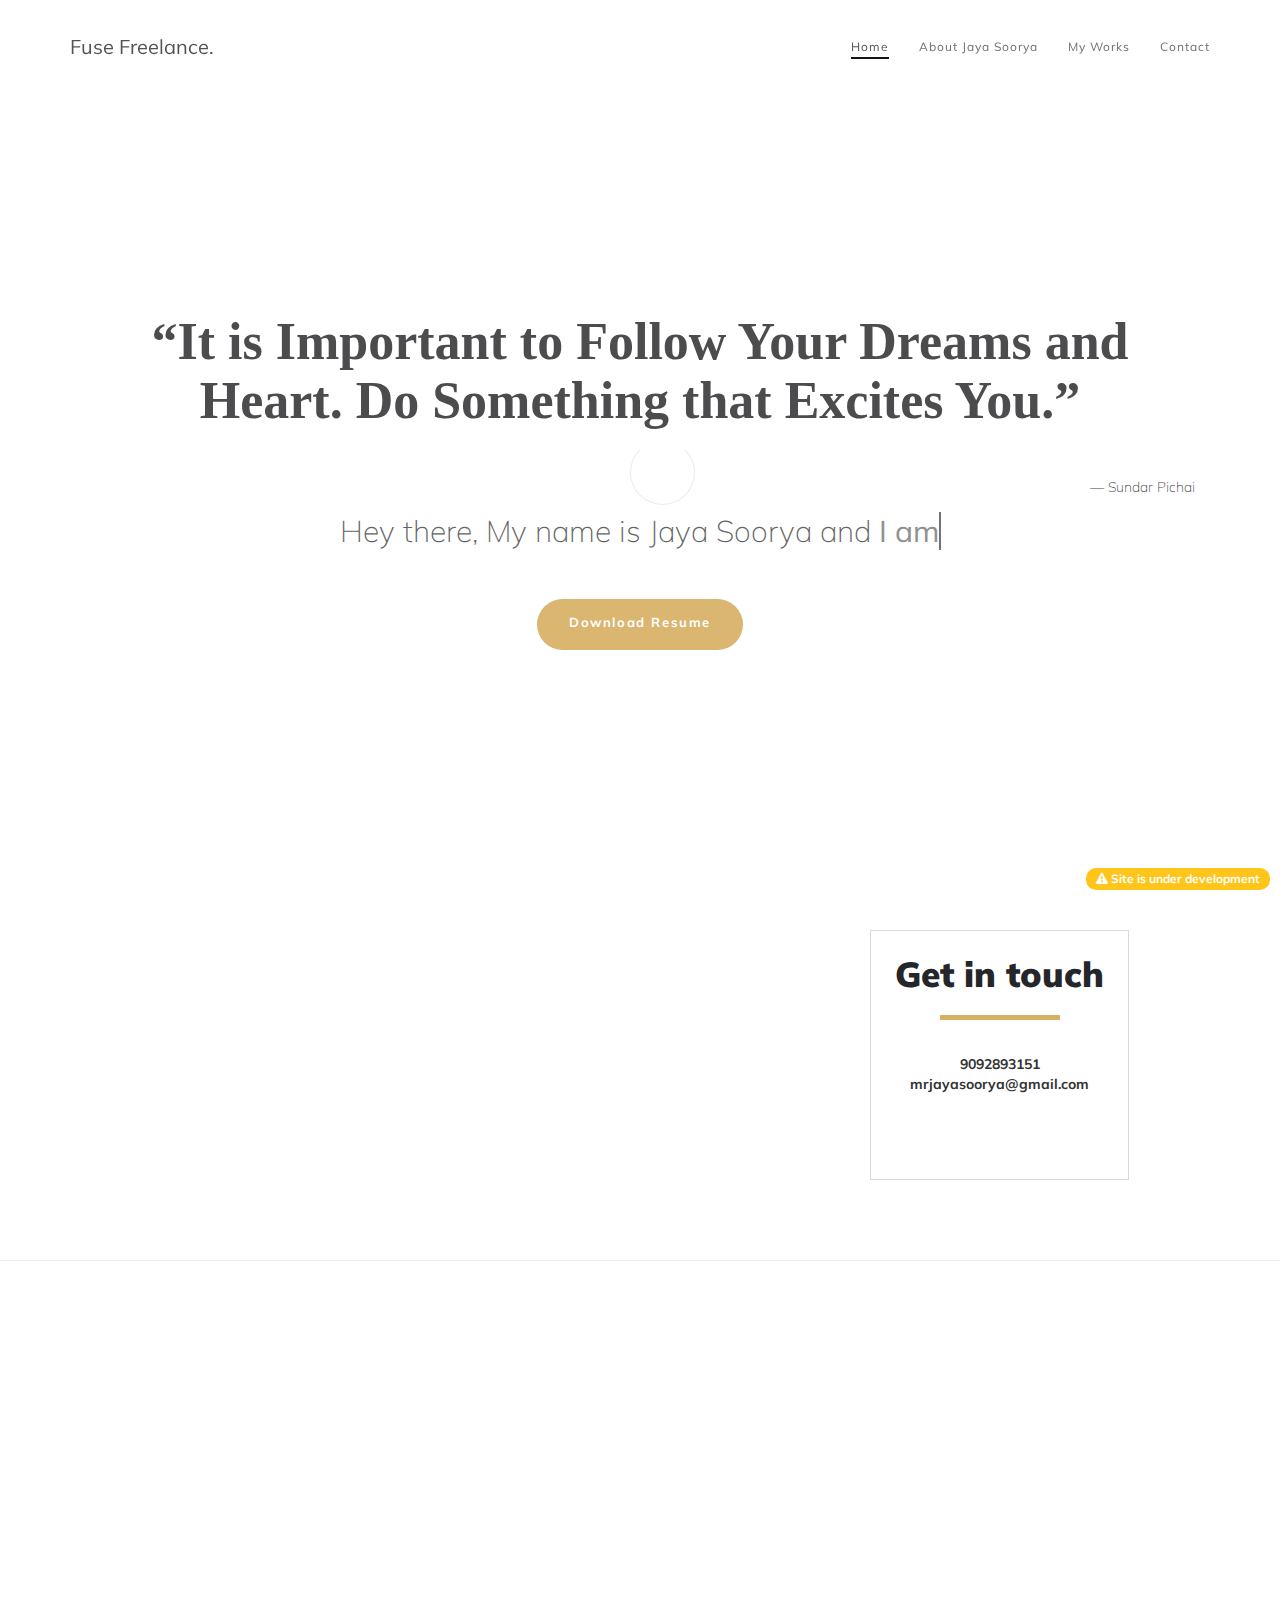
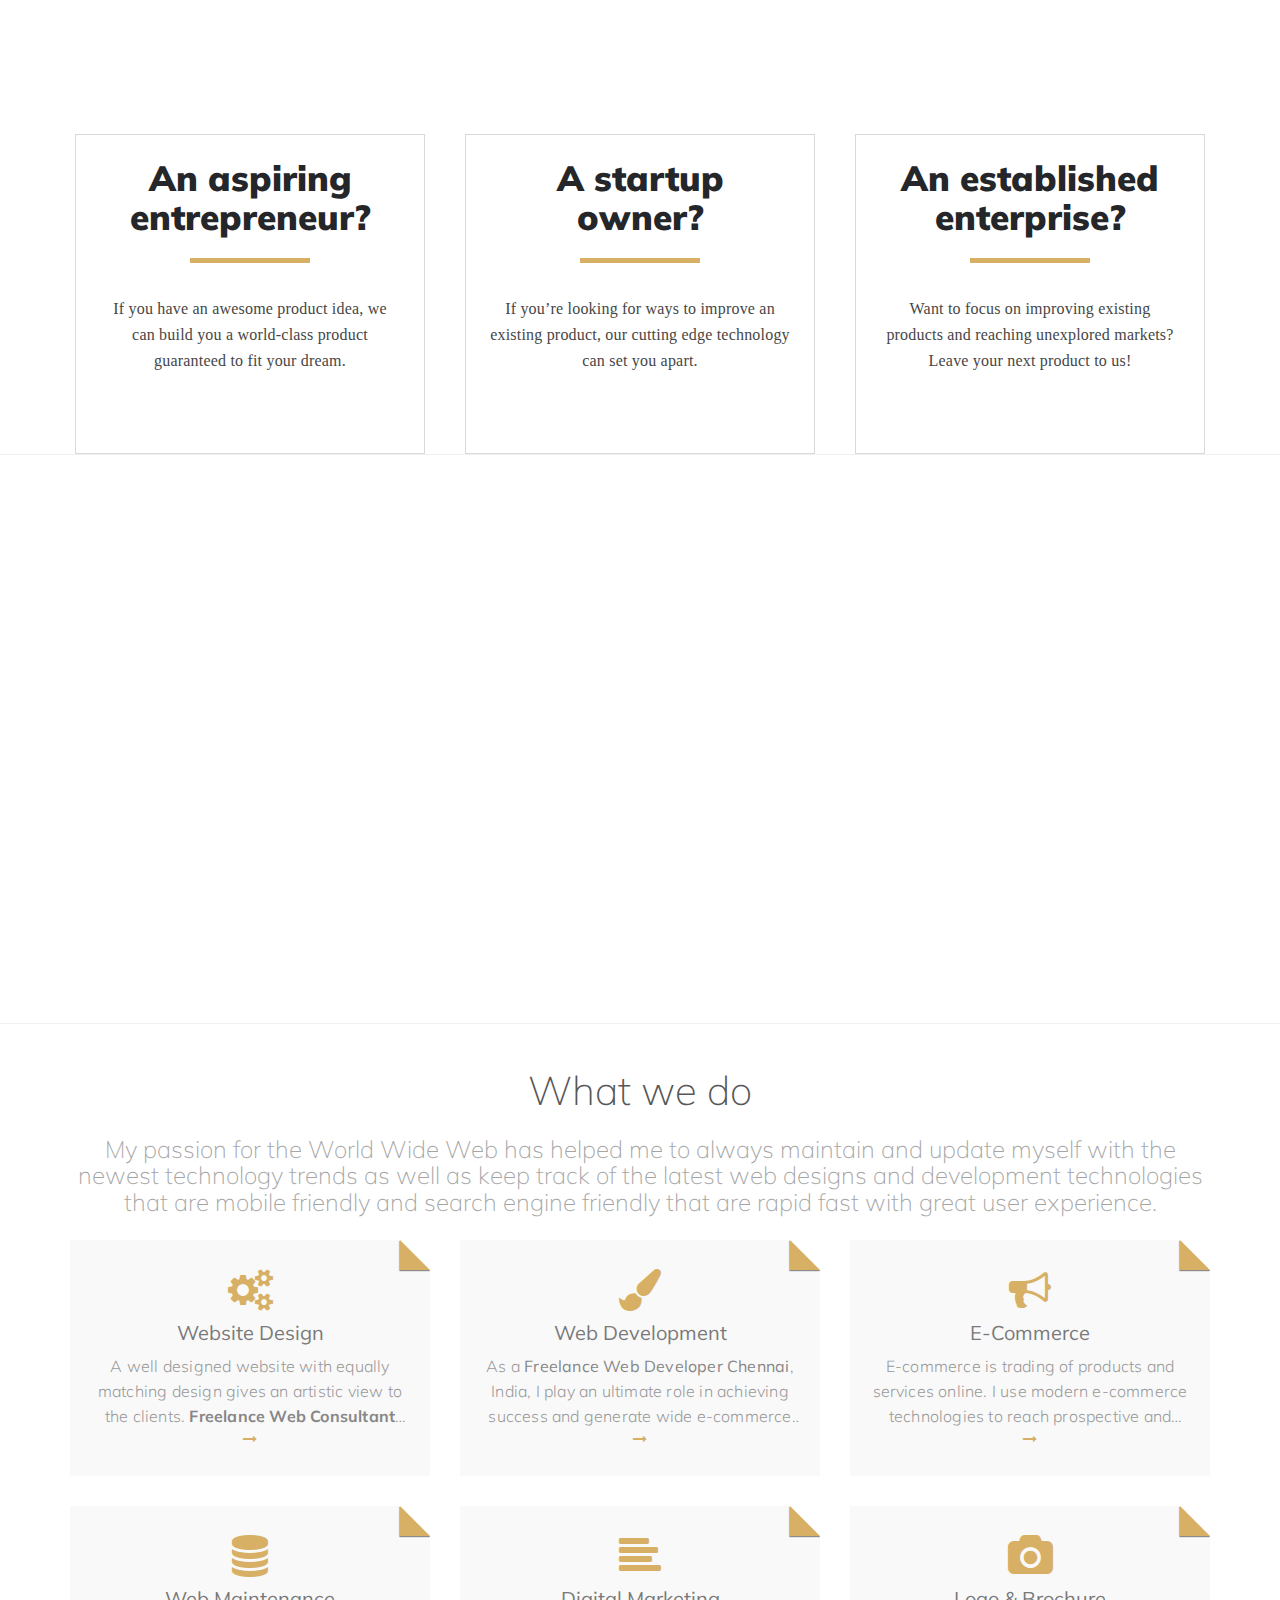
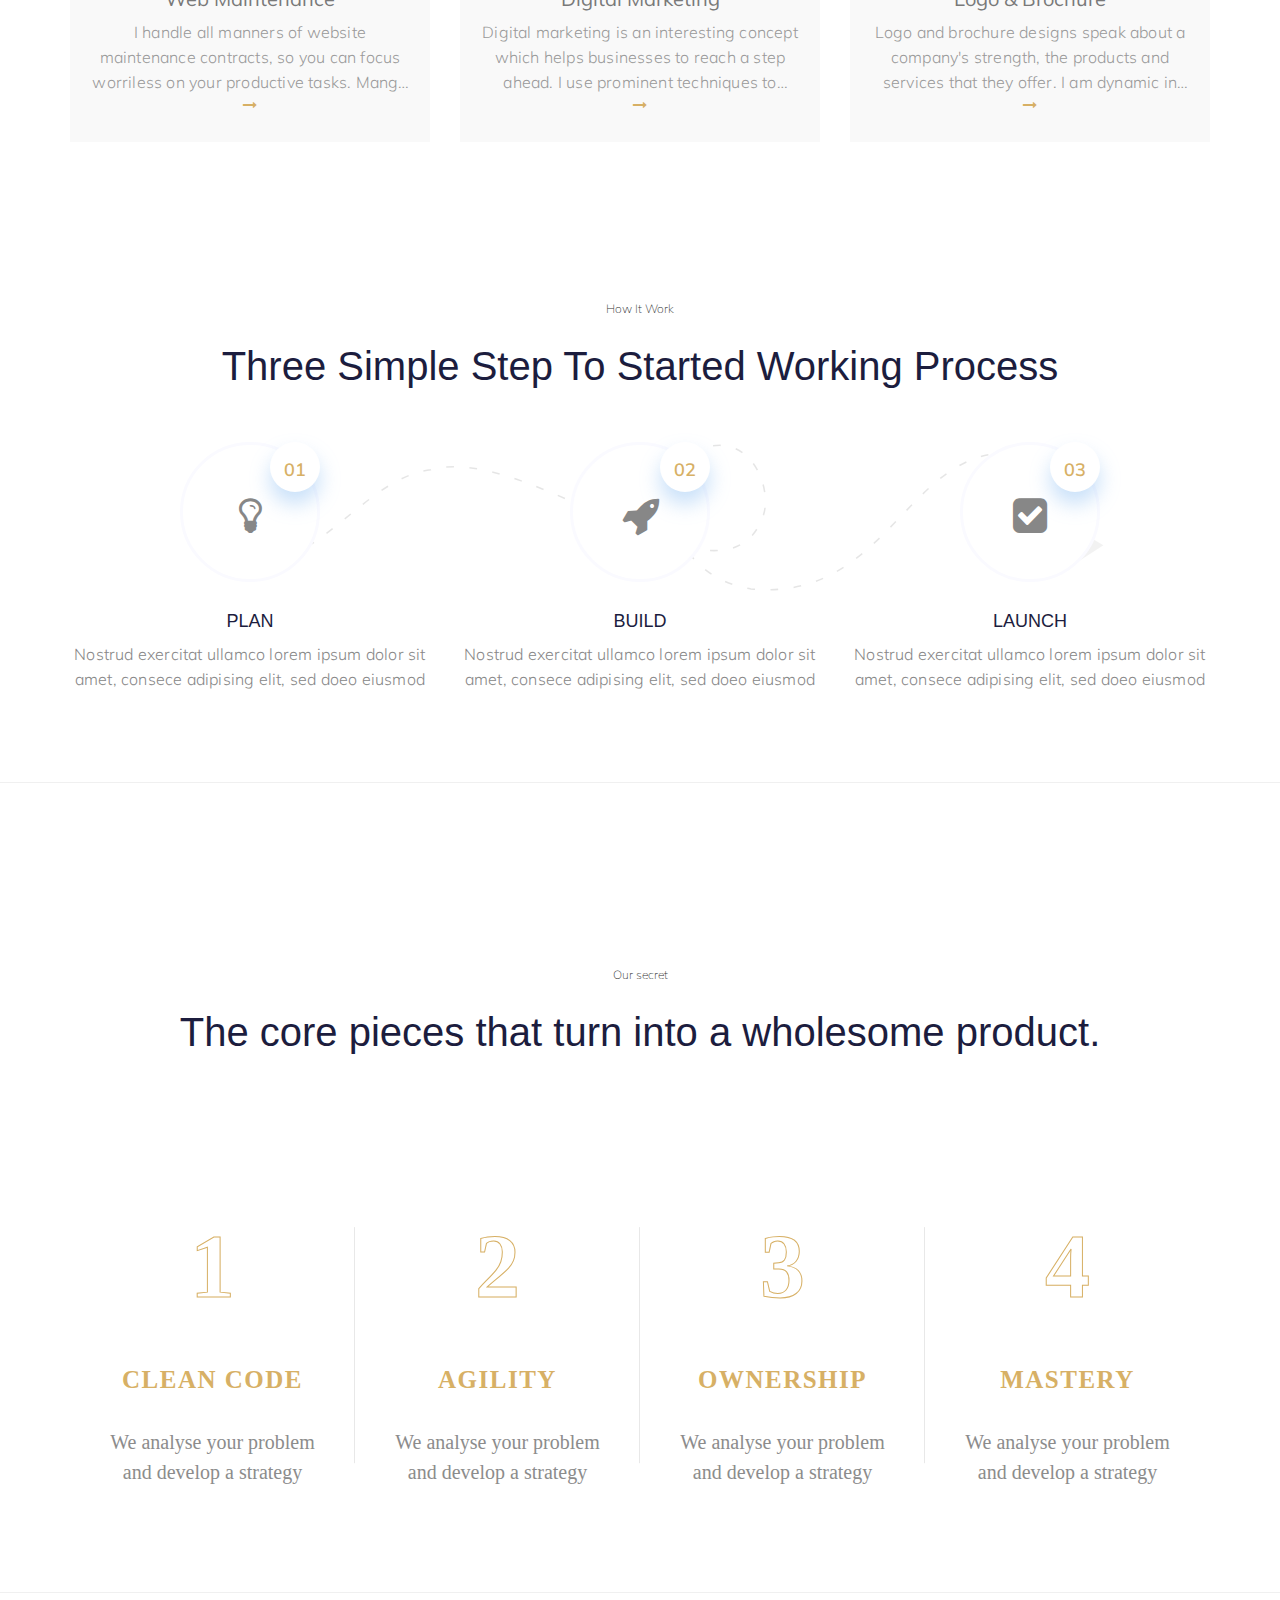
<file: index.html>
<!DOCTYPE html>
<html lang="en">

<head>

     <meta charset="UTF-8">

     <title>Fuse Freelance - We help in bringing customers online.</title>

     <meta http-equiv="X-UA-Compatible" content="IE=Edge">

     <meta name="description"
          content="Fuse Freelance is a company that cares about people holistically. Its customers, partners, the whole ecosystem.">
     <link rel="canonical" href="https://fusefreelance.in">
     <meta name="robots" content="index, follow" />

     <meta name="keywords"
          content="freelancer, jayasoorya, jayasooryamr, app devloper, mrjayasoorya, fuse freelance, portfolio, jayasooryamr portfolio, dev, developer, freelancers, freelance, fusefreelance, hire freelancer, freelance web developer, freelance developer, freelance web site developer">
     <meta name="author" content="JAYASOORYA">
     <meta name="viewport" content="width=device-width, initial-scale=1, maximum-scale=1">
     <meta http-equiv="Content-Type" content="text/html; charset=utf-8">

     <meta property="og:title" content="Fuse Freelance - We help in bringing customers online." />
     <meta property="og:description"
          content="Fuse Freelance is a company that cares about people holistically. Its customers, partners, the whole ecosystem." />
     <meta property="og:image" content="logo/FF/FF_Logo_160px/ff-logo-black.png" />
     <meta property="og:url" content="https://fusefreelance.in" />
     <meta property="og:type" content="website" />

     <!-- Twitter Card data -->
     <meta name="twitter:card" content="summary">
     <meta name="twitter:site" content="https://fusefreelance.in">
     <meta name="twitter:title" content="Fuse Freelance - We help in bringing customers online.">
     <meta name="twitter:description"
          content="Fuse Freelance is a company that cares about people holistically. Its customers, partners, the whole ecosystem.">
     <meta name="twitter:creator" content="fusefreelance">
     <!-- Twitter Summary card images must be at least 120x120px   -->
     <meta name="twitter:image" content="logo/FF/FF_Logo_160px/ff-logo-black.png">

     <link rel="icon" href="logo/FF/FF_Logo_160px/ff-logo-black.png" sizes="160x160">
     <!-- <link rel="icon" href="logo/FF/FF_Logo_160px/ff-logo-fav-icon.png" sizes="16x16"> -->

     <!-- <link rel="icon" href="logo/FF/FF_Logo_160px/ff-logo-black.png" sizes="192x192"> -->
     <link rel="stylesheet" href="css/bootstrap.min.css">
     <link rel="stylesheet" href="css/animate.css">
     <link rel="stylesheet" href="css/magnific-popup.css">
     <link rel="stylesheet" href="css/font-awesome.min.css">

     <!-- Main css -->
     <link rel="stylesheet" href="css/style.css">
     <style>
          /*
 *  STYLE 3
 */

          html::-webkit-scrollbar-track {
               -webkit-box-shadow: inset 0 0 6px rgba(0, 0, 0, 0.3);
               background-color: #F5F5F5;
          }

          html::-webkit-scrollbar {
               width: 6px;

               background-color: #F5F5F5;
          }

          html::-webkit-scrollbar-thumb {
               border-radius: 10px;
               background-color: #000000;
          }

          .nav-brand-height {
               height: 60px;
          }

          @media (min-width:320px) {
               .logo-fuse-freelance {
                    height: 40px !important;
               }
          }

          .logo-fuse-freelance {
               height: 50px;
          }

          body {
               padding-top: 20px;

          }

          .alignCenter {
               display: flex;
               justify-content: center;
               align-items: center;
          }

          .left {
               background-image: none !important;
          }

          .right {
               background-image: none !important;
          }
     </style>

     <!-- Google Tag Manager -->
     <script>(function (w, d, s, l, i) {
               w[l] = w[l] || []; w[l].push({
                    'gtm.start':
                         new Date().getTime(), event: 'gtm.js'
               }); var f = d.getElementsByTagName(s)[0],
                    j = d.createElement(s), dl = l != 'dataLayer' ? '&l=' + l : ''; j.async = true; j.src =
                         'https://www.googletagmanager.com/gtm.js?id=' + i + dl; f.parentNode.insertBefore(j, f);
          })(window, document, 'script', 'dataLayer', 'GTM-N2GH6NN');</script>
     <!-- End Google Tag Manager -->

     <script>
          var TxtRotate = function (el, toRotate, period) {
               this.toRotate = toRotate;
               this.el = el;
               this.loopNum = 0;
               this.period = parseInt(period, 10) || 2000;
               this.txt = '';
               this.tick();
               this.isDeleting = false;
          };

          TxtRotate.prototype.tick = function () {
               var i = this.loopNum % this.toRotate.length;
               var fullTxt = this.toRotate[i];

               if (this.isDeleting) {
                    this.txt = fullTxt.substring(0, this.txt.length - 1);
               } else {
                    this.txt = fullTxt.substring(0, this.txt.length + 1);
               }

               this.el.innerHTML = '<span class="wrap">' + this.txt + '</span>';

               var that = this;
               var delta = 300 - Math.random() * 100;

               if (this.isDeleting) { delta /= 2; }

               if (!this.isDeleting && this.txt === fullTxt) {
                    delta = this.period;
                    this.isDeleting = true;
               } else if (this.isDeleting && this.txt === '') {
                    this.isDeleting = false;
                    this.loopNum++;
                    delta = 500;
               }

               setTimeout(function () {
                    that.tick();
               }, delta);
          };

          window.onload = function () {

               var elements = document.getElementsByClassName('txt-rotate');
               for (var i = 0; i < elements.length; i++) {
                    var toRotate = elements[i].getAttribute('data-rotate');
                    var period = elements[i].getAttribute('data-period');
                    if (toRotate) {
                         new TxtRotate(elements[i], JSON.parse(toRotate), period);
                    }
               }
               // INJECT CSS
               var css = document.createElement("style");
               css.type = "text/css";
               css.innerHTML = ".txt-rotate > .wrap { border-right: 0.08em solid #666 }";
               document.body.appendChild(css);
          };
     </script>
</head>

<body data-spy="scroll" data-target=".navbar-collapse" data-offset="50">

     <!-- Google Tag Manager (noscript) -->
     <noscript><iframe src="https://www.googletagmanager.com/ns.html?id=GTM-N2GH6NN" height="0" width="0"
               style="display:none;visibility:hidden"></iframe></noscript>
     <!-- End Google Tag Manager (noscript) -->


     <!-- site under maintainence -->
     <div style="position: fixed;bottom: 0;right: 0;padding: 10px;z-index: 2;">
          <span style="padding: 5px 10px;background-color: #ffc107;" class="badge badge-warning"><i
                    class="fa fa-warning"></i>&nbsp;Site is under development</span>
     </div>

     <!-- PRE LOADER -->
     <div class="preloader">
          <div class="spinner">
               <span class="spinner-rotate"></span>
          </div>
     </div>


     <!-- NAVIGATION SECTION -->
     <div class="navbar custom-navbar navbar-fixed-top" role="navigation">
          <div class="container">

               <div class="navbar-header">
                    <button class="navbar-toggle" data-toggle="collapse" data-target=".navbar-collapse">
                         <span class="icon icon-bar"></span>
                         <span class="icon icon-bar"></span>
                         <span class="icon icon-bar"></span>
                    </button>
                    <!-- lOGO TEXT HERE -->
                    <a href="index.html" class="navbar-brand nav-brand-height">
                         <!-- <img src="logo/FF/FF_Logo_160px/ff-logo.png" class="wow fadeInUp img-responsive img-circle logo-fuse-freelance"
                              data-wow-delay="0.2s" alt="about image"> -->
                         Fuse Freelance.

                    </a>
               </div>

               <div class="collapse navbar-collapse">
                    <ul class="nav navbar-nav navbar-right">
                         <li><a class="smoothScroll" href="#home">Home</a></li>
                         <li><a class="smoothScroll" href="#about">About Jaya Soorya</a></li>
                         <li><a class="smoothScroll" href="#work">My Works</a></li>
                         <li><a class="smoothScroll" href="#contact">Contact</a></li>
                    </ul>
               </div>

          </div>
     </div>


     <!-- HOME SECTION -->
     <section id="home">

          <div class="container">
               <div class="row">

                    <!-- <div class="col-md-offset-1 col-md-2 col-sm-3">
                         <img src="images/profile-image.jpg" class="wow fadeInUp img-responsive img-circle"
                              data-wow-delay="0.1s" alt="about image">
                    </div> -->

                    <div class="col-md-12 col-sm-12">
                         <div class="col-md-12 col-sm-12">
                              <h1 class="homePrimaryText">“It is Important to Follow Your Dreams
                                   and Heart. Do Something that Excites You.”
                              </h1>

                         </div>
                         <div class="col-md-12 col-sm-12 col-xs-12">
                              <h5 class="homePrimaryTextAuthor" style="float:right">― Sundar Pichai</h5>
                         </div>
                         <div class="col-md-12 col-sm-12 col-xs-12">

                              <h2 class="wow fadeInUp homeSecondaryText" data-wow-delay="0.3s">
                                   Hey there, My name is Jaya Soorya and <span class="txt-rotate" data-period="2000"
                                        data-rotate='[ "I am a web developer.", "I am a startup enthusiast."]'></span>
                              </h2>
                         </div>
                         <div class="col-md-12 col-sm-12 col-xs-12 text-center">
                              <a href="https://drive.google.com/uc?export=download&id=1arLIvFByuCM1uEUAeF9brHVz7UrvIu8g"
                                   download="jayasooryamr_resume.pdf" class="wow fadeInUp btn btn-default section-btn"
                                   data-wow-delay="0.8s">Download Resume</a>
                         </div>

                    </div>
               </div>
     </section>


     <!-- ABOUT SECTION -->
     <section id="about">
          <div class="container">
               <div class="row">

                    <div class="col-md-8 col-sm-12">
                         <div class="about-thumb">
                              <div class="wow fadeInUp section-title" data-wow-delay="0.3s">
                                   <h2>A Little Bit Of My Story</h2>
                                   <p><strong>Front end developer at <a href="">crayond.com</a> in Chennai,
                                             India</strong></p>
                              </div>
                              <div class="wow fadeInUp" data-wow-delay="0.4s">
                                   <p>Professionally connected with the web development industry and information
                                        technology. Well-organised person, problem solver, independent employee with
                                        high attention to detail. Interested in the entire full stack spectrum and
                                        working on ambitious projects with positive people.</p>
                              </div>
                              <!-- <ul class="social-icon">
                                   <li class="wow fadeInLeft" data-wow-delay="0.8s"><a href="#"
                                             class="fa fa-twitter"></a>
                                   </li>
                                   <li class="wow fadeInUp" data-wow-delay="0.9s"><a href="linkedin.com/in/jayasoorya-m-r-478477153"
                                             class="fa fa-linkedin"></a></li>
                                   <li class="wow fadeInRight" data-wow-delay="1.2s"><a href="#"
                                             class="fa fa-dribbble"></a></li>
                              </ul> -->
                         </div>
                    </div>

                    <div class="col-md-4 col-sm-12">
                         <!-- <div style="display: flex;justify-content: center;position: relative;">
                              <h2 style="font-size:2rem;font-weight:bold" class="title-">Get in touch</h2>
                         </div> -->
                         <div class="boxes-container">

                              <div class="col-xs-12 col-sm-12 col-md-12 action-box-container">
                                   <div class="action-box" style="height: 250px;">
                                        <!-- <div class="action-box__image" style="background:url('http://www.automotiveit.com/wp-content/uploads/2011/04/bosch-electric-motor.jpg');"></div> -->
                                        <div class="action-box__text">
                                             <h3>Get in touch</h3>
                                             <div>9092893151</div>
                                             <div>mrjayasoorya@gmail.com</div>
                                             <ul class="social-icon">
                                                  <!-- <li class="wow fadeInLeft" data-wow-delay="0.8s"><a href="#"
                                                  class="fa fa-twitter"></a>
                                        </li> -->
                                                  <li class="wow fadeInUp" data-wow-delay="0.9s"><a
                                                            href="https://www.linkedin.com/in/jayasoorya-m-r-478477153/"
                                                            class="fa fa-linkedin" target="_blank"
                                                            style="display: inline-flex;justify-content: center;align-items: center;width: 50px;height: 50px;"></a>
                                                  </li>
                                                  <!-- <li class="wow fadeInRight" data-wow-delay="1.2s"><a href="#"
                                                  class="fa fa-dribbble"></a></li> -->
                                             </ul>
                                        </div>
                                        <!-- <a href="#" class="action-box__button">
                                         Find out more
                                     </a> -->
                                   </div>
                              </div>


                         </div>

                    </div>

               </div>
          </div>
     </section>


     <!-- SKILL SECTION -->
     <section id="skill">
          <div class="container">
               <div class="row">

                    <div class="col-md-4 col-sm-6">
                         <div class="wow fadeInUp section-title" data-wow-delay="0.2s">
                              <h2>Expertise</h2>
                              <p>Excelled in user experience and user interfaces. I am specialised in coding web sites
                                   and web products. Managing backups, queries for SQL databases.</p>
                              <div class="skill-set smoothScroll" data-toggle="modal" data-target="#exampleModalCenter">
                                   Click to view my <b>skill</b> stack</div>
                         </div>
                    </div>

                    <div class="col-md-offset-1 col-md-6 col-sm-6">
                         <div class="skill-thumb">

                              <div class="wow fadeInUp" data-wow-delay="1s">
                                   <strong>Front End (UI/UX)</strong>
                                   <span class="pull-right">90%</span>
                                   <div class="progress">
                                        <div class="progress-bar progress-bar-primary" role="progressbar"
                                             aria-valuenow="90" aria-valuemin="0" aria-valuemax="100"
                                             style="width: 90%;"></div>
                                   </div>
                              </div>

                              <div class="wow fadeInUp" data-wow-delay="1.2s">
                                   <strong>Back End</strong>
                                   <span class="pull-right">80%</span>
                                   <div class="progress">
                                        <div class="progress-bar progress-bar-primary" role="progressbar"
                                             aria-valuenow="80" aria-valuemin="0" aria-valuemax="100"
                                             style="width: 80%;"></div>
                                   </div>
                              </div>

                              <div class="wow fadeInUp" data-wow-delay="1.4s">
                                   <strong>SEO</strong>
                                   <span class="pull-right">80%</span>
                                   <div class="progress">
                                        <div class="progress-bar progress-bar-primary" role="progressbar"
                                             aria-valuenow="80" aria-valuemin="0" aria-valuemax="100"
                                             style="width: 80%;"></div>
                                   </div>
                              </div>

                         </div>
                    </div>

               </div>
          </div>

          <!-- Modal -->
          <div class="modal fade" id="exampleModalCenter" tabindex="-1" role="dialog"
               aria-labelledby="exampleModalCenterTitle" aria-hidden="true" data-wow-delay="0.4s">
               <div class="modal-dialog modal-dialog-centered" role="document">
                    <div class="modal-content">
                         <!-- <div class="modal-header">
           <h5 class="modal-title" id="exampleModalLongTitle">Modal title</h5>
         </div> -->
                         <div class="modal-body">
                              <ul style="list-style-type: none;">
                                   <div class="skill-set-modal">Front End languages</div>
                                   <div class="contentOne">
                                        <li><i class="fa fa-check" style="font-size:12px"></i>&nbsp; <span>React
                                                  JS</span></li>
                                        <li><i class="fa fa-check" style="font-size:12px"></i>&nbsp; <span>HTML5</span>
                                        </li>
                                        <li><i class="fa fa-check" style="font-size:12px"></i>&nbsp; <span>CSS</span>
                                        </li>
                                        <li><i class="fa fa-check" style="font-size:12px"></i>&nbsp;
                                             <span>Bootstrap</span>
                                        </li>
                                        <li><i class="fa fa-check" style="font-size:12px"></i>&nbsp;
                                             <span>JavaScript</span>
                                        </li>
                                   </div>
                                   <div class="skill-set-modal">Back End languages</div>
                                   <div class="contentTwo">
                                        <li><i class="fa fa-check" style="font-size:12px"></i>&nbsp; <span>PHP</span>
                                        </li>
                                        <li><i class="fa fa-check" style="font-size:12px"></i>&nbsp; <span>MySQL</span>
                                        </li>
                                        <li><i class="fa fa-check" style="font-size:12px"></i>&nbsp; <span>Node JS
                                             </span></li>
                                        <!-- <strong>( Learning stage )</strong> -->
                                        <li><i class="fa fa-check" style="font-size:12px"></i>&nbsp; <span>PostgresQL
                                             </span></li>
                                        <!-- <strong>( Learning stage )</strong> -->
                                   </div>
                                   <div class="skill-set-modal">VCS</div>
                                   <div class="contentThree">
                                        <li><i class="fa fa-check" style="font-size:12px"></i>&nbsp; <span>Git</span>
                                        </li>
                                   </div>
                              </ul>
                         </div>
                         <div class="modal-footer">
                              <button type="button" class="btn btn-secondary button-close-modal"
                                   data-dismiss="modal">Close</button>
                         </div>
                    </div>
               </div>
          </div>
     </section>

     <section id="whyUs">
          <div class="container">
               <div class="row">
                    <div class="col-xs-12 col-sm-12 col-md-12">
                         <div class="wow fadeInUp section-title" data-wow-delay="0.3s">
                              <h2>Who you are ?</h2>
                              <!-- <p><strong>Front end developer at <a href="">crayond.com</a> in Chennai,
                         India</strong></p> -->
                         </div>
                    </div>
                    <div class="boxes-container">
                         <div class="col-xs-12 col-sm-12 col-md-4 action-box-container">
                              <div class="action-box">
                                   <!-- <div class="action-box__image" style="background:url('http://www.indiantradebird.com/admin/members/8548/images/0_57457c57.jpg');"></div> -->
                                   <div class="action-box__text">
                                        <h3>An aspiring
                                             entrepreneur?</h3>
                                        <p>If you have an awesome product idea, we can build you a world-class product
                                             guaranteed to fit your dream.</p>
                                   </div>
                                   <!-- <a href="#" class="action-box__button">
                Find out more
            </a> -->
                              </div>
                         </div>
                         <div class="col-xs-12 col-sm-12 col-md-4 action-box-container">
                              <div class="action-box">
                                   <!-- <div class="action-box__image" style="background:url('http://www.automotiveit.com/wp-content/uploads/2011/04/bosch-electric-motor.jpg');"></div> -->
                                   <div class="action-box__text">
                                        <h3>A startup
                                             owner?</h3>
                                        <p>If you’re looking for ways to improve an existing product, our cutting edge
                                             technology can set you apart.</p>
                                   </div>
                                   <!-- <a href="#" class="action-box__button">
                Find out more
            </a> -->
                              </div>
                         </div>

                         <div class="col-xs-12 col-sm-12 col-md-4 action-box-container">
                              <div class="action-box">
                                   <!-- <div class="action-box__image" style="background:url('http://www.priestelectric.com/wp-content/uploads/2012/07/refurbished-electric-motors.jpg');"></div> -->
                                   <div class="action-box__text">
                                        <h3>An established
                                             enterprise?</h3>
                                        <p>Want to focus on improving existing products and reaching unexplored markets?
                                             Leave your next product to us!</p>
                                   </div>
                                   <!-- <a href="#" class="action-box__button">
                Contact us now
            </a> -->
                              </div>
                         </div>
                    </div>

               </div>
          </div>
     </section>

     <!-- WORK SECTION -->
     <section id="work">
          <div class="container">
               <div class="row">

                    <div class="col-md-12 col-sm-12">
                         <div class="wow fadeInUp section-title" data-wow-delay="0.2s">
                              <h2>Seleted Works</h2>
                              <p>Expertise in converting any idea to a complete working web product, web application or
                                   web sites.</p>
                         </div>
                    </div>

                    <div class="wow fadeInUp col-md-3 col-sm-6" data-wow-delay="0.4s">
                         <!-- WORK THUMB -->
                         <div class="work-thumb">
                              <a href="images/work-1.jpg" class="image-popup">
                                   <img src="images/work-1.jpg" class="img-responsive" alt="Work">
                              </a>
                         </div>
                         <h4>E Commerce</h4>
                    </div>

                    <div class="wow fadeInUp col-md-3 col-sm-6" data-wow-delay="0.6s">
                         <!-- WORK THUMB -->
                         <div class="work-thumb">
                              <a href="images/work-2.jpg" class="image-popup">
                                   <img src="images/work-2.jpg" class="img-responsive" alt="Work">
                              </a>
                         </div>
                         <h4>PSD to HTML</h4>
                    </div>

                    <div class="wow fadeInUp col-md-3 col-sm-6" data-wow-delay="0.8s">
                         <!-- WORK THUMB -->
                         <div class="work-thumb">
                              <a href="images/work-3.jpg" class="image-popup">
                                   <img src="images/work-3.jpg" class="img-responsive" alt="Work">
                              </a>
                         </div>
                         <h4>Backend & DevOps</h4>
                    </div>

                    <div class="wow fadeInUp col-md-3 col-sm-6" data-wow-delay="0.8s">
                         <!-- WORK THUMB -->
                         <div class="work-thumb">
                              <a href="images/work-4.jpg" class="image-popup">
                                   <img src="images/work-4.jpg" class="img-responsive" alt="Work">
                              </a>
                         </div>
                         <h4>Progressive Web Application</h4>
                    </div>

               </div>
          </div>
     </section>


     <!-- ABOUT SECTION -->
     <section id="services" class="services content-section">
          <div class="container">
               <div class="row text-center">
                    <div class="col-md-12">
                         <h2>What we do</h2>
                         <h3 class="caption gray">My passion for the World Wide Web has helped me to always maintain and
                              update
                              myself with the newest technology trends as well as keep track of the latest web designs
                              and
                              development technologies that are mobile friendly and search engine friendly that are
                              rapid fast
                              with great user experience.</h3>
                    </div><!-- /.col-md-12 -->

                    <div class="container">
                         <div class="row text-center">
                              <div class="col-md-4">
                                   <div class="row services-item text-center" data-wow-offset="10">
                                        <i class="fa fa-cogs fa-3x"></i>
                                        <h4>Website Design</h4>
                                        <p> A well designed website with equally matching design gives an artistic view
                                             to the clients. <span><strong style="font-weight: bold;">Freelance Web
                                                       Consultant Chennai</strong></span> I’m designed new web based
                                             applications with specialized tools to help users recognize the business
                                             and achieve the target in an easy manner.</p>
                                        <div class="slide-right">
                                             <i class="fa fa-long-arrow-right"></i>
                                        </div>
                                   </div><!-- /.row -->
                              </div><!-- /.col-md-4 -->

                              <div class="col-md-4">
                                   <div class="row services-item text-center" data-wow-offset="10">
                                        <i class="fa fa-paint-brush fa-3x"></i>
                                        <h4>Web Development</h4>
                                        <p>As a <strong>Freelance Web Developer Chennai</strong>, India, I play an
                                             ultimate role in achieving success and generate wide e-commerce sales. I
                                             provide customized website development, to meet technical requirements of
                                             the clients. I develop customized websites with SEO-friendly content.</p>
                                        <div class="slide-right">
                                             <i class="fa fa-long-arrow-right"></i>
                                        </div>

                                   </div><!-- /.row -->
                              </div><!-- /.col-md-4 -->

                              <div class="col-md-4">
                                   <div class="row services-item text-center" data-wow-offset="10">
                                        <i class="fa fa-bullhorn fa-3x"></i>
                                        <h4>E-Commerce</h4>
                                        <p> E-commerce is trading of products and services online. I use modern
                                             e-commerce technologies to reach prospective and potential customers. I
                                             provide payment gateway solutions for safe business transactions via
                                             online.</p>
                                        <div class="slide-right">
                                             <i class="fa fa-long-arrow-right"></i>
                                        </div>
                                   </div><!-- /.row -->
                              </div><!-- /.col-md-4 -->

                              <div class="col-md-4">
                                   <div class="row services-item text-center" data-wow-offset="20">
                                        <i class="fa fa-database fa-3x"></i>
                                        <h4>Web Maintenance</h4>
                                        <p> I handle all manners of website maintenance contracts, so you can focus
                                             worriless on your productive tasks. Mange website security, daily backups,
                                             bug fix & CMS updates, real-time security and up-time alerts. I am
                                             currently providing maintenance services for major newspaper and company
                                             websites in Chennai, UK and USA.</p>
                                        <div class="slide-right">
                                             <i class="fa fa-long-arrow-right"></i>
                                        </div>
                                   </div><!-- /.row -->
                              </div><!-- /.col-md-4 -->

                              <div class="col-md-4">
                                   <div class="row services-item text-center" data-wow-offset="20">
                                        <i class="fa fa-align-left fa-3x"></i>
                                        <h4>Digital Marketing</h4>
                                        <p> Digital marketing is an interesting concept which helps businesses to reach
                                             a step ahead. I use prominent techniques to promote your business in the
                                             digital market. With my digital marketing skills, it makes your business
                                             more visible to your clients.</p>
                                        <div class="slide-right">
                                             <i class="fa fa-long-arrow-right"></i>
                                        </div>
                                   </div><!-- /.row -->
                              </div><!-- /.col-md-4 -->

                              <div class="col-md-4">
                                   <div class="row services-item text-center" data-wow-offset="20">
                                        <i class="fa fa-camera fa-3x"></i>
                                        <h4>Logo & Brochure</h4>
                                        <p>Logo and brochure designs speak about a company's strength, the products and
                                             services that they offer. I am dynamic in creating distinct and appealing
                                             logo and brochure designs to our clients to build a desire for your
                                             products.</p>
                                        <div class="slide-right">
                                             <i class="fa fa-long-arrow-right"></i>
                                        </div>
                                   </div><!-- /.row -->
                              </div><!-- /.col-md-4 -->

                         </div><!-- /.row -->
                    </div><!-- /.container -->

               </div><!-- /.row -->
          </div><!-- /.container -->
     </section><!-- /.section -->

     <!-- OUR PROCESS -->
     <section class="text-center pos-r sectionprocess">
          <div class="container">
               <div class="row">
                    <div class="col-lg-12 col-md-12 ml-auto mr-auto">
                         <div class="section-titleprocess">
                              <div class="title-effect">
                                   <div class="bar bar-top"></div>
                                   <div class="bar bar-right"></div>
                                   <div class="bar bar-bottom"></div>
                                   <div class="bar bar-left"></div>
                              </div>
                              <h6>How It Work</h6>
                              <h2 class="title h22">Three Simple Step To Started Working Process</h2>
                         </div>
                    </div>
               </div>
               <div class="row">
                    <div id="svg-container">
                         <svg id="svgC" width="100%" height="100%" viewBox="0 0 620 120"
                              preserveAspectRatio="xMidYMid meet">
                              <desc>Created with Snap</desc>
                              <defs></defs>
                              <path d="M62.9 14.9c-25-7.74-56.6 4.8-60.4 24.3-3.73 19.6 21.6 35 39.6 37.6 42.8 6.2 72.9-53.4 116-58.9 65-18.2 191 101 215 28.8 5-16.7-7-49.1-34-44-34 11.5-31 46.5-14 69.3 9.38 12.6 24.2 20.6 39.8 22.9 91.4 9.05 102-98.9 176-86.7 18.8 3.81 33 17.3 36.7 34.6 2.01 10.2.124 21.1-5.18 30.1"
                                   id="squiggle" fill="none" stroke="rgba(0,0,0,0.1)" strokeMiterLimit="10"
                                   strokeDashOffset="180"
                                   style="stroke-width: 1; stroke-dasharray: 5, 10; stroke-dashoffset: 10;"></path>
                              <g transform="matrix(0.2956,-0.9553,0.9553,0.2956,43.2367,24.8965)"></g>
                              <g transform="matrix(-0.8615,-0.5077,0.5077,-0.8615,557,57)"></g>
                              <g transform="matrix(-0.8615,-0.5077,0.5077,-0.8615,557,57)"></g>
                              <g transform="matrix(-0.8615,-0.5077,0.5077,-0.8615,557,57)"></g>
                              <g transform="matrix(-0.8615,-0.5077,0.5077,-0.8615,557,57)"></g>
                              <g transform="matrix(-0.8615,-0.5077,0.5077,-0.8615,557,57)"></g>
                              <g transform="matrix(-0.8615,-0.5077,0.5077,-0.8615,557,57)"></g>
                              <g transform="matrix(-0.8615,-0.5077,0.5077,-0.8615,557,57)"></g>
                              <g transform="matrix(-0.8615,-0.5077,0.5077,-0.8615,557,57)"></g>
                              <g transform="matrix(-0.8615,-0.5077,0.5077,-0.8615,557,57)"></g>
                              <g transform="matrix(-0.8615,-0.5077,0.5077,-0.8615,557,57)"></g>
                              <g transform="matrix(-0.8615,-0.5077,0.5077,-0.8615,557,57)"></g>
                              <g transform="matrix(-0.8615,-0.5077,0.5077,-0.8615,557,57)"></g>
                              <g transform="matrix(-0.8615,-0.5077,0.5077,-0.8615,557,57)"></g>
                              <g transform="matrix(-0.8615,-0.5077,0.5077,-0.8615,557,57)"></g>
                              <g transform="matrix(-0.8615,-0.5077,0.5077,-0.8615,557,57)"></g>
                              <g transform="matrix(-0.8615,-0.5077,0.5077,-0.8615,557,57)"></g>
                              <g transform="matrix(-0.8615,-0.5077,0.5077,-0.8615,557,57)"></g>
                              <g transform="matrix(-0.8615,-0.5077,0.5077,-0.8615,557,57)"></g>
                              <g transform="matrix(-0.8615,-0.5077,0.5077,-0.8615,557,57)"></g>
                              <g transform="matrix(-0.8615,-0.5077,0.5077,-0.8615,557,57)"></g>
                              <g transform="matrix(-0.8615,-0.5077,0.5077,-0.8615,557,57)"></g>
                              <g transform="matrix(-0.8615,-0.5077,0.5077,-0.8615,557,57)"></g>
                              <g transform="matrix(-0.8615,-0.5077,0.5077,-0.8615,577.307,92.5386)"></g>
                              <g transform="matrix(-0.8615,-0.5077,0.5077,-0.8615,557,57)"></g>
                              <g transform="matrix(-0.8615,-0.5077,0.5077,-0.8615,557,57)"></g>
                              <g transform="matrix(-0.8615,-0.5077,0.5077,-0.8615,557,57)"></g>
                              <g transform="matrix(-0.8615,-0.5077,0.5077,-0.8615,557,57)"></g>
                              <g transform="matrix(-0.8615,-0.5077,0.5077,-0.8615,557,57)"></g>
                              <g transform="matrix(-0.8615,-0.5077,0.5077,-0.8615,557,57)"></g>
                              <g transform="matrix(-0.8615,-0.5077,0.5077,-0.8615,557,57)"></g>
                              <g transform="matrix(-0.8615,-0.5077,0.5077,-0.8615,577.307,92.5386)"></g>
                              <g transform="matrix(-0.8615,-0.5077,0.5077,-0.8615,557,57)"></g>
                              <g transform="matrix(-0.8615,-0.5077,0.5077,-0.8615,557,57)"></g>
                              <g transform="matrix(-0.8615,-0.5077,0.5077,-0.8615,557,57)"></g>
                              <g transform="matrix(-0.8615,-0.5077,0.5077,-0.8615,557,57)"></g>
                              <g transform="matrix(-0.8615,-0.5077,0.5077,-0.8615,557,57)"></g>
                              <g transform="matrix(-0.8615,-0.5077,0.5077,-0.8615,557,57)"></g>
                              <g transform="matrix(-0.8615,-0.5077,0.5077,-0.8615,557,57)"></g>
                              <g transform="matrix(-0.8615,-0.5077,0.5077,-0.8615,557,57)"></g>
                              <g transform="matrix(-0.8615,-0.5077,0.5077,-0.8615,557,57)"></g>
                              <g transform="matrix(-0.8615,-0.5077,0.5077,-0.8615,557,57)"></g>
                              <g transform="matrix(-0.8615,-0.5077,0.5077,-0.8615,557,57)"></g>
                              <g transform="matrix(-0.8615,-0.5077,0.5077,-0.8615,557,57)"></g>
                              <g transform="matrix(-0.8615,-0.5077,0.5077,-0.8615,557,57)"></g>
                              <g transform="matrix(-0.8615,-0.5077,0.5077,-0.8615,557,57)"></g>
                              <g transform="matrix(-0.8615,-0.5077,0.5077,-0.8615,557,57)"></g>
                              <g transform="matrix(-0.8615,-0.5077,0.5077,-0.8615,557,57)"></g>
                              <g transform="matrix(-0.8615,-0.5077,0.5077,-0.8615,557,57)"></g>
                              <g transform="matrix(-0.8615,-0.5077,0.5077,-0.8615,557,57)"></g>
                              <g transform="matrix(-0.8615,-0.5077,0.5077,-0.8615,557,57)"></g>
                              <g transform="matrix(-0.8615,-0.5077,0.5077,-0.8615,557,57)"></g>
                              <g transform="matrix(-0.8615,-0.5077,0.5077,-0.8615,577.307,92.5386)"></g>
                              <g transform="matrix(-0.8615,-0.5077,0.5077,-0.8615,557,57)"></g>
                              <g transform="matrix(-0.8615,-0.5077,0.5077,-0.8615,557,57)"></g>
                              <g transform="matrix(-0.8615,-0.5077,0.5077,-0.8615,557,57)"></g>
                              <g transform="matrix(-0.8615,-0.5077,0.5077,-0.8615,557,57)"></g>
                              <g transform="matrix(-0.8615,-0.5077,0.5077,-0.8615,557,57)"></g>
                              <g transform="matrix(-0.8615,-0.5077,0.5077,-0.8615,557,57)"></g>
                              <g transform="matrix(-0.8615,-0.5077,0.5077,-0.8615,557,57)"></g>
                              <g transform="matrix(-0.8615,-0.5077,0.5077,-0.8615,557,57)"></g>
                              <g transform="matrix(-0.8615,-0.5077,0.5077,-0.8615,557,57)"></g>
                              <g transform="matrix(-0.8615,-0.5077,0.5077,-0.8615,557,57)"></g>
                              <g transform="matrix(-0.8615,-0.5077,0.5077,-0.8615,557,57)"></g>
                              <g transform="matrix(-0.8615,-0.5077,0.5077,-0.8615,557,57)"></g>
                              <g transform="matrix(-0.8615,-0.5077,0.5077,-0.8615,557,57)"></g>
                              <g transform="matrix(-0.8615,-0.5077,0.5077,-0.8615,557,57)"></g>
                              <g transform="matrix(-0.8615,-0.5077,0.5077,-0.8615,557,57)"></g>
                              <g transform="matrix(-0.8615,-0.5077,0.5077,-0.8615,557,57)"></g>
                              <g transform="matrix(-0.8615,-0.5077,0.5077,-0.8615,557,57)"></g>
                              <g transform="matrix(-0.8615,-0.5077,0.5077,-0.8615,557,57)"></g>
                              <g transform="matrix(-0.8615,-0.5077,0.5077,-0.8615,557,57)"></g>
                              <g transform="matrix(-0.8615,-0.5077,0.5077,-0.8615,557,57)"></g>
                              <g transform="matrix(-0.8615,-0.5077,0.5077,-0.8615,557,57)"></g>
                              <g transform="matrix(-0.8615,-0.5077,0.5077,-0.8615,557,57)"></g>
                              <g transform="matrix(-0.8615,-0.5077,0.5077,-0.8615,557,57)"></g>
                              <g transform="matrix(-0.8615,-0.5077,0.5077,-0.8615,557,57)"></g>
                              <g transform="matrix(-0.8615,-0.5077,0.5077,-0.8615,557,57)"></g>
                              <g transform="matrix(-0.8615,-0.5077,0.5077,-0.8615,557,57)"></g>
                              <g transform="matrix(-0.8615,-0.5077,0.5077,-0.8615,557,57)"></g>
                              <g transform="matrix(-0.8615,-0.5077,0.5077,-0.8615,557,57)"></g>
                              <g transform="matrix(-0.8615,-0.5077,0.5077,-0.8615,557,57)"></g>
                              <g transform="matrix(-0.8615,-0.5077,0.5077,-0.8615,557,57)"></g>
                              <g transform="matrix(-0.8615,-0.5077,0.5077,-0.8615,557,57)"></g>
                              <g transform="matrix(-0.8615,-0.5077,0.5077,-0.8615,557,57)"></g>
                              <g transform="matrix(-0.8615,-0.5077,0.5077,-0.8615,557,57)"></g>
                              <g transform="matrix(-0.8615,-0.5077,0.5077,-0.8615,557,57)"></g>
                              <g transform="matrix(-0.8615,-0.5077,0.5077,-0.8615,557,57)"></g>
                              <g transform="matrix(-0.8615,-0.5077,0.5077,-0.8615,557,57)"></g>
                              <g transform="matrix(-0.8615,-0.5077,0.5077,-0.8615,557,57)"></g>
                              <g transform="matrix(-0.8615,-0.5077,0.5077,-0.8615,557,57)"></g>
                              <g transform="matrix(-0.8615,-0.5077,0.5077,-0.8615,557,57)"></g>
                              <g transform="matrix(-0.8615,-0.5077,0.5077,-0.8615,557,57)"></g>
                              <g transform="matrix(-0.8615,-0.5077,0.5077,-0.8615,577.307,92.5386)"></g>
                              <g transform="matrix(-0.8615,-0.5077,0.5077,-0.8615,557,57)"></g>
                              <g transform="matrix(-0.8615,-0.5077,0.5077,-0.8615,557,57)"></g>
                              <g transform="matrix(-0.8615,-0.5077,0.5077,-0.8615,557,57)"></g>
                              <g transform="matrix(-0.8615,-0.5077,0.5077,-0.8615,557,57)"></g>
                              <g transform="matrix(-0.8615,-0.5077,0.5077,-0.8615,557,57)"></g>
                              <g transform="matrix(-0.8615,-0.5077,0.5077,-0.8615,557,57)"></g>
                              <g transform="matrix(-0.8615,-0.5077,0.5077,-0.8615,557,57)"></g>
                              <g transform="matrix(-0.8615,-0.5077,0.5077,-0.8615,557,57)"></g>
                              <g transform="matrix(-0.8615,-0.5077,0.5077,-0.8615,557,57)"></g>
                              <g transform="matrix(-0.8615,-0.5077,0.5077,-0.8615,557,57)"></g>
                              <g transform="matrix(-0.8615,-0.5077,0.5077,-0.8615,557,57)"></g>
                              <g transform="matrix(-0.8615,-0.5077,0.5077,-0.8615,557,57)"></g>
                              <g transform="matrix(-0.8615,-0.5077,0.5077,-0.8615,557,57)"></g>
                              <g transform="matrix(-0.8615,-0.5077,0.5077,-0.8615,557,57)"></g>
                              <g transform="matrix(-0.8615,-0.5077,0.5077,-0.8615,557,57)"></g>
                              <g transform="matrix(-0.8615,-0.5077,0.5077,-0.8615,557,57)"></g>
                              <g transform="matrix(-0.8615,-0.5077,0.5077,-0.8615,557,57)"></g>
                              <g transform="matrix(-0.8615,-0.5077,0.5077,-0.8615,557,57)"></g>
                              <g transform="matrix(-0.8615,-0.5077,0.5077,-0.8615,557,57)"></g>
                              <g transform="matrix(-0.8615,-0.5077,0.5077,-0.8615,557,57)"></g>
                              <g transform="matrix(-0.8615,-0.5077,0.5077,-0.8615,557,57)"></g>
                              <g transform="matrix(-0.8615,-0.5077,0.5077,-0.8615,557,57)"></g>
                              <g transform="matrix(-0.8615,-0.5077,0.5077,-0.8615,557,57)"></g>
                              <g transform="matrix(-0.8615,-0.5077,0.5077,-0.8615,557,57)"></g>
                              <g transform="matrix(-0.8615,-0.5077,0.5077,-0.8615,557,57)"></g>
                              <g transform="matrix(-0.8615,-0.5077,0.5077,-0.8615,557,57)"></g>
                              <g transform="matrix(-0.8615,-0.5077,0.5077,-0.8615,557,57)"></g>
                              <g transform="matrix(-0.8615,-0.5077,0.5077,-0.8615,557,57)"></g>
                              <g transform="matrix(-0.8615,-0.5077,0.5077,-0.8615,557,57)"></g>
                              <g transform="matrix(-0.8615,-0.5077,0.5077,-0.8615,557,57)"></g>
                              <g transform="matrix(-0.8615,-0.5077,0.5077,-0.8615,557,57)"></g>
                              <g transform="matrix(-0.8615,-0.5077,0.5077,-0.8615,557,57)"></g>
                              <g transform="matrix(-0.8615,-0.5077,0.5077,-0.8615,557,57)"></g>
                              <g transform="matrix(-0.8615,-0.5077,0.5077,-0.8615,557,57)"></g>
                              <g transform="matrix(-0.8615,-0.5077,0.5077,-0.8615,557,57)"></g>
                              <g transform="matrix(-0.8615,-0.5077,0.5077,-0.8615,557,57)"></g>
                              <g transform="matrix(-0.8615,-0.5077,0.5077,-0.8615,557,57)"></g>
                              <g transform="matrix(-0.8615,-0.5077,0.5077,-0.8615,557,57)"></g>
                              <g transform="matrix(-0.8615,-0.5077,0.5077,-0.8615,557,57)"></g>
                              <g transform="matrix(-0.8615,-0.5077,0.5077,-0.8615,557,57)"></g>
                              <g transform="matrix(-0.8615,-0.5077,0.5077,-0.8615,557,57)"></g>
                              <g transform="matrix(-0.8615,-0.5077,0.5077,-0.8615,557,57)"></g>
                              <g transform="matrix(-0.8615,-0.5077,0.5077,-0.8615,557,57)"></g>
                              <g transform="matrix(-0.8615,-0.5077,0.5077,-0.8615,557,57)"></g>
                              <g transform="matrix(-0.8615,-0.5077,0.5077,-0.8615,557,57)"></g>
                              <g transform="matrix(-0.8615,-0.5077,0.5077,-0.8615,557,57)"></g>
                              <g transform="matrix(-0.8615,-0.5077,0.5077,-0.8615,557,57)"></g>
                              <g transform="matrix(-0.8615,-0.5077,0.5077,-0.8615,557,57)"></g>
                              <g transform="matrix(-0.8615,-0.5077,0.5077,-0.8615,557,57)"></g>
                              <g transform="matrix(-0.8615,-0.5077,0.5077,-0.8615,557,57)"></g>
                              <g transform="matrix(-0.8615,-0.5077,0.5077,-0.8615,557,57)"></g>
                              <g transform="matrix(-0.8615,-0.5077,0.5077,-0.8615,557,57)"></g>
                              <g transform="matrix(-0.8615,-0.5077,0.5077,-0.8615,557,57)"></g>
                              <g transform="matrix(-0.8615,-0.5077,0.5077,-0.8615,557,57)"></g>
                              <g transform="matrix(-0.8615,-0.5077,0.5077,-0.8615,557,57)"></g>
                              <g transform="matrix(-0.8615,-0.5077,0.5077,-0.8615,557,57)"></g>
                              <g transform="matrix(-0.8615,-0.5077,0.5077,-0.8615,557,57)"></g>
                              <g transform="matrix(-0.8615,-0.5077,0.5077,-0.8615,557,57)"></g>
                              <g transform="matrix(-0.8615,-0.5077,0.5077,-0.8615,557,57)"></g>
                              <g transform="matrix(-0.8615,-0.5077,0.5077,-0.8615,557,57)"></g>
                              <g transform="matrix(-0.8615,-0.5077,0.5077,-0.8615,557,57)"></g>
                              <g transform="matrix(-0.8615,-0.5077,0.5077,-0.8615,557,57)"></g>
                              <g transform="matrix(-0.8615,-0.5077,0.5077,-0.8615,557,57)"></g>
                              <g transform="matrix(-0.8615,-0.5077,0.5077,-0.8615,557,57)"></g>
                              <g transform="matrix(-0.8615,-0.5077,0.5077,-0.8615,557,57)"></g>
                              <g transform="matrix(-0.8615,-0.5077,0.5077,-0.8615,557,57)"></g>
                              <g transform="matrix(-0.8615,-0.5077,0.5077,-0.8615,557,57)"></g>
                              <g transform="matrix(-0.8615,-0.5077,0.5077,-0.8615,557,57)"></g>
                              <g transform="matrix(-0.8615,-0.5077,0.5077,-0.8615,557,57)"></g>
                              <g transform="matrix(-0.8615,-0.5077,0.5077,-0.8615,557,57)"></g>
                              <g transform="matrix(-0.8615,-0.5077,0.5077,-0.8615,557,57)"></g>
                              <g transform="matrix(-0.8615,-0.5077,0.5077,-0.8615,557,57)"></g>
                              <g transform="matrix(-0.8615,-0.5077,0.5077,-0.8615,557,57)"></g>
                              <g transform="matrix(-0.8615,-0.5077,0.5077,-0.8615,557,57)"></g>
                              <g transform="matrix(-0.8615,-0.5077,0.5077,-0.8615,557,57)"></g>
                              <g transform="matrix(-0.8615,-0.5077,0.5077,-0.8615,557,57)"></g>
                              <g transform="matrix(-0.8615,-0.5077,0.5077,-0.8615,557,57)"></g>
                              <g transform="matrix(-0.8615,-0.5077,0.5077,-0.8615,557,57)"></g>
                              <g transform="matrix(-0.8615,-0.5077,0.5077,-0.8615,557,57)"></g>
                              <g transform="matrix(-0.8615,-0.5077,0.5077,-0.8615,557,57)"></g>
                              <g transform="matrix(-0.8615,-0.5077,0.5077,-0.8615,557,57)"></g>
                              <g transform="matrix(-0.8615,-0.5077,0.5077,-0.8615,557,57)"></g>
                              <g transform="matrix(-0.8615,-0.5077,0.5077,-0.8615,557,57)"></g>
                              <g transform="matrix(-0.8615,-0.5077,0.5077,-0.8615,557,57)"></g>
                              <g transform="matrix(-0.8615,-0.5077,0.5077,-0.8615,577.307,92.5386)"></g>
                              <g transform="matrix(-0.8615,-0.5077,0.5077,-0.8615,557,57)"></g>
                              <g transform="matrix(-0.8615,-0.5077,0.5077,-0.8615,557,57)"></g>
                              <g transform="matrix(-0.8615,-0.5077,0.5077,-0.8615,557,57)"></g>
                              <g transform="matrix(-0.8615,-0.5077,0.5077,-0.8615,557,57)"></g>
                              <g transform="matrix(-0.8615,-0.5077,0.5077,-0.8615,557,57)"></g>
                              <g transform="matrix(-0.8615,-0.5077,0.5077,-0.8615,557,57)"></g>
                              <g transform="matrix(-0.8615,-0.5077,0.5077,-0.8615,557,57)"></g>
                              <g transform="matrix(-0.8615,-0.5077,0.5077,-0.8615,557,57)"></g>
                              <g transform="matrix(-0.8615,-0.5077,0.5077,-0.8615,557,57)"></g>
                              <g transform="matrix(-0.8615,-0.5077,0.5077,-0.8615,557,57)"></g>
                              <g transform="matrix(-0.8615,-0.5077,0.5077,-0.8615,557,57)"></g>
                              <g transform="matrix(-0.8615,-0.5077,0.5077,-0.8615,557,57)"></g>
                              <g transform="matrix(-0.8615,-0.5077,0.5077,-0.8615,557,57)"></g>
                              <g transform="matrix(-0.8615,-0.5077,0.5077,-0.8615,557,57)"></g>
                              <g transform="matrix(-0.8615,-0.5077,0.5077,-0.8615,557,57)"></g>
                              <g transform="matrix(-0.8615,-0.5077,0.5077,-0.8615,557,57)"></g>
                              <g transform="matrix(-0.8615,-0.5077,0.5077,-0.8615,557,57)"></g>
                              <g transform="matrix(-0.8615,-0.5077,0.5077,-0.8615,557,57)"></g>
                              <g transform="matrix(-0.8615,-0.5077,0.5077,-0.8615,557,57)"></g>
                              <g transform="matrix(-0.8615,-0.5077,0.5077,-0.8615,557,57)"></g>
                              <g transform="matrix(-0.8615,-0.5077,0.5077,-0.8615,557,57)"></g>
                              <g transform="matrix(-0.8615,-0.5077,0.5077,-0.8615,557,57)"></g>
                              <g transform="matrix(-0.8615,-0.5077,0.5077,-0.8615,557,57)"></g>
                              <g transform="matrix(-0.8615,-0.5077,0.5077,-0.8615,557,57)"></g>
                              <g transform="matrix(-0.8615,-0.5077,0.5077,-0.8615,557,57)"></g>
                              <g transform="matrix(-0.8615,-0.5077,0.5077,-0.8615,557,57)"></g>
                              <g transform="matrix(-0.8615,-0.5077,0.5077,-0.8615,557,57)"></g>
                              <g transform="matrix(-0.8615,-0.5077,0.5077,-0.8615,557,57)"></g>
                              <g transform="matrix(-0.8615,-0.5077,0.5077,-0.8615,557,57)"></g>
                              <g transform="matrix(-0.8615,-0.5077,0.5077,-0.8615,557,57)"></g>
                              <g transform="matrix(-0.8615,-0.5077,0.5077,-0.8615,557,57)"></g>
                              <g transform="matrix(-0.8615,-0.5077,0.5077,-0.8615,557,57)"></g>
                              <g transform="matrix(-0.8615,-0.5077,0.5077,-0.8615,557,57)"></g>
                              <g transform="matrix(-0.8615,-0.5077,0.5077,-0.8615,557,57)"></g>
                              <g transform="matrix(-0.8615,-0.5077,0.5077,-0.8615,557,57)"></g>
                              <g transform="matrix(-0.8615,-0.5077,0.5077,-0.8615,557,57)"></g>
                              <g transform="matrix(-0.8615,-0.5077,0.5077,-0.8615,557,57)"></g>
                              <g transform="matrix(-0.8615,-0.5077,0.5077,-0.8615,557,57)"></g>
                              <g transform="matrix(-0.8615,-0.5077,0.5077,-0.8615,557,57)"></g>
                              <g transform="matrix(-0.8615,-0.5077,0.5077,-0.8615,557,57)"></g>
                              <g transform="matrix(-0.8615,-0.5077,0.5077,-0.8615,557,57)"></g>
                              <g transform="matrix(-0.8615,-0.5077,0.5077,-0.8615,557,57)"></g>
                              <g transform="matrix(-0.8615,-0.5077,0.5077,-0.8615,557,57)"></g>
                              <g transform="matrix(-0.8615,-0.5077,0.5077,-0.8615,557,57)"></g>
                              <g transform="matrix(-0.8615,-0.5077,0.5077,-0.8615,557,57)"></g>
                              <g transform="matrix(-0.8615,-0.5077,0.5077,-0.8615,557,57)"></g>
                              <g transform="matrix(-0.8615,-0.5077,0.5077,-0.8615,557,57)"></g>
                              <g transform="matrix(-0.8615,-0.5077,0.5077,-0.8615,557,57)"></g>
                              <g transform="matrix(-0.8615,-0.5077,0.5077,-0.8615,557,57)"></g>
                              <g transform="matrix(-0.8615,-0.5077,0.5077,-0.8615,557,57)"></g>
                              <g transform="matrix(-0.8615,-0.5077,0.5077,-0.8615,557,57)"></g>
                              <g transform="matrix(-0.8615,-0.5077,0.5077,-0.8615,557,57)"></g>
                              <g transform="matrix(-0.8615,-0.5077,0.5077,-0.8615,557,57)"></g>
                              <g transform="matrix(-0.8615,-0.5077,0.5077,-0.8615,557,57)"></g>
                              <g transform="matrix(-0.8615,-0.5077,0.5077,-0.8615,557,57)"></g>
                              <g transform="matrix(-0.8615,-0.5077,0.5077,-0.8615,557,57)"></g>
                              <g transform="matrix(-0.8615,-0.5077,0.5077,-0.8615,557,57)"></g>
                              <g transform="matrix(-0.8615,-0.5077,0.5077,-0.8615,557,57)"></g>
                              <g transform="matrix(-0.8615,-0.5077,0.5077,-0.8615,557,57)"></g>
                              <g transform="matrix(-0.8615,-0.5077,0.5077,-0.8615,557,57)"></g>
                              <g transform="matrix(-0.8615,-0.5077,0.5077,-0.8615,557,57)"></g>
                              <g transform="matrix(-0.8615,-0.5077,0.5077,-0.8615,557,57)"></g>
                              <g transform="matrix(-0.8615,-0.5077,0.5077,-0.8615,557,57)"></g>
                              <g transform="matrix(-0.8615,-0.5077,0.5077,-0.8615,557,57)"></g>
                              <g transform="matrix(-0.8615,-0.5077,0.5077,-0.8615,557,57)"></g>
                              <g transform="matrix(-0.8615,-0.5077,0.5077,-0.8615,557,57)"></g>
                              <g transform="matrix(-0.8615,-0.5077,0.5077,-0.8615,557,57)"></g>
                              <g transform="matrix(-0.8615,-0.5077,0.5077,-0.8615,577.307,92.5386)"></g>
                              <g transform="matrix(-0.8615,-0.5077,0.5077,-0.8615,557,57)"></g>
                              <g transform="matrix(-0.8615,-0.5077,0.5077,-0.8615,557,57)"></g>
                              <g transform="matrix(-0.8615,-0.5077,0.5077,-0.8615,557,57)"></g>
                              <g transform="matrix(-0.8615,-0.5077,0.5077,-0.8615,557,57)"></g>
                              <g transform="matrix(-0.8615,-0.5077,0.5077,-0.8615,557,57)"></g>
                              <g transform="matrix(-0.8615,-0.5077,0.5077,-0.8615,557,57)"></g>
                              <g transform="matrix(-0.8615,-0.5077,0.5077,-0.8615,557,57)"></g>
                              <g transform="matrix(-0.8615,-0.5077,0.5077,-0.8615,557,57)"></g>
                              <g transform="matrix(-0.8615,-0.5077,0.5077,-0.8615,557,57)"></g>
                              <g transform="matrix(-0.8615,-0.5077,0.5077,-0.8615,557,57)"></g>
                              <g transform="matrix(-0.8615,-0.5077,0.5077,-0.8615,557,57)"></g>
                              <g transform="matrix(-0.8615,-0.5077,0.5077,-0.8615,557,57)"></g>
                              <g transform="matrix(-0.8615,-0.5077,0.5077,-0.8615,557,57)"></g>
                              <g transform="matrix(-0.8615,-0.5077,0.5077,-0.8615,577.307,92.5386)"></g>
                              <g transform="matrix(-0.8615,-0.5077,0.5077,-0.8615,557,57)"></g>
                              <g transform="matrix(-0.8615,-0.5077,0.5077,-0.8615,557,57)"></g>
                              <g transform="matrix(-0.8615,-0.5077,0.5077,-0.8615,557,57)"></g>
                              <g transform="matrix(-0.8615,-0.5077,0.5077,-0.8615,557,57)"></g>
                              <g transform="matrix(-0.8615,-0.5077,0.5077,-0.8615,557,57)"></g>
                              <g transform="matrix(-0.8615,-0.5077,0.5077,-0.8615,557,57)"></g>
                              <g transform="matrix(-0.8615,-0.5077,0.5077,-0.8615,557,57)"></g>
                              <g transform="matrix(-0.8615,-0.5077,0.5077,-0.8615,557,57)"></g>
                              <g transform="matrix(-0.8615,-0.5077,0.5077,-0.8615,557,57)"></g>
                              <g transform="matrix(-0.8615,-0.5077,0.5077,-0.8615,557,57)"></g>
                              <g transform="matrix(-0.8615,-0.5077,0.5077,-0.8615,557,57)"></g>
                              <g transform="matrix(-0.8615,-0.5077,0.5077,-0.8615,557,57)"></g>
                              <g transform="matrix(-0.8615,-0.5077,0.5077,-0.8615,557,57)"></g>
                              <g transform="matrix(-0.8615,-0.5077,0.5077,-0.8615,557,57)"></g>
                              <g transform="matrix(-0.8615,-0.5077,0.5077,-0.8615,557,57)"></g>
                              <g transform="matrix(-0.8615,-0.5077,0.5077,-0.8615,557,57)"></g>
                              <g transform="matrix(-0.8615,-0.5077,0.5077,-0.8615,557,57)"></g>
                              <g transform="matrix(-0.8615,-0.5077,0.5077,-0.8615,557,57)"></g>
                              <g transform="matrix(-0.8615,-0.5077,0.5077,-0.8615,557,57)"></g>
                              <g transform="matrix(-0.8615,-0.5077,0.5077,-0.8615,557,57)"></g>
                              <g transform="matrix(-0.8615,-0.5077,0.5077,-0.8615,557,57)"></g>
                              <g transform="matrix(-0.8615,-0.5077,0.5077,-0.8615,557,57)"></g>
                              <g transform="matrix(-0.8615,-0.5077,0.5077,-0.8615,557,57)"></g>
                              <g transform="matrix(-0.8615,-0.5077,0.5077,-0.8615,557,57)"></g>
                              <g transform="matrix(-0.8615,-0.5077,0.5077,-0.8615,557,57)"></g>
                              <g transform="matrix(-0.8615,-0.5077,0.5077,-0.8615,557,57)"></g>
                              <g transform="matrix(-0.8615,-0.5077,0.5077,-0.8615,557,57)"></g>
                              <g transform="matrix(-0.8615,-0.5077,0.5077,-0.8615,557,57)"></g>
                              <g transform="matrix(-0.8615,-0.5077,0.5077,-0.8615,557,57)"></g>
                              <g transform="matrix(-0.8615,-0.5077,0.5077,-0.8615,557,57)"></g>
                              <g transform="matrix(-0.8615,-0.5077,0.5077,-0.8615,557,57)"></g>
                              <g transform="matrix(-0.8615,-0.5077,0.5077,-0.8615,557,57)"></g>
                              <g transform="matrix(-0.8615,-0.5077,0.5077,-0.8615,557,57)"></g>
                              <g transform="matrix(-0.8615,-0.5077,0.5077,-0.8615,557,57)"></g>
                              <g transform="matrix(-0.8615,-0.5077,0.5077,-0.8615,557,57)"></g>
                              <g transform="matrix(-0.8615,-0.5077,0.5077,-0.8615,557,57)"></g>
                              <g transform="matrix(-0.8615,-0.5077,0.5077,-0.8615,557,57)"></g>
                              <g transform="matrix(-0.8615,-0.5077,0.5077,-0.8615,557,57)"></g>
                              <g transform="matrix(-0.8615,-0.5077,0.5077,-0.8615,557,57)"></g>
                              <g transform="matrix(-0.8615,-0.5077,0.5077,-0.8615,557,57)"></g>
                              <g transform="matrix(-0.8615,-0.5077,0.5077,-0.8615,557,57)"></g>
                              <g transform="matrix(-0.8615,-0.5077,0.5077,-0.8615,557,57)"></g>
                              <g transform="matrix(-0.8615,-0.5077,0.5077,-0.8615,557,57)"></g>
                              <g transform="matrix(-0.8615,-0.5077,0.5077,-0.8615,557,57)"></g>
                              <g transform="matrix(-0.8615,-0.5077,0.5077,-0.8615,557,57)"></g>
                              <g transform="matrix(-0.8615,-0.5077,0.5077,-0.8615,557,57)"></g>
                              <g transform="matrix(-0.8615,-0.5077,0.5077,-0.8615,557,57)"></g>
                              <g transform="matrix(-0.8615,-0.5077,0.5077,-0.8615,557,57)"></g>
                              <g transform="matrix(-0.8615,-0.5077,0.5077,-0.8615,557,57)"></g>
                              <g transform="matrix(-0.8615,-0.5077,0.5077,-0.8615,557,57)"></g>
                              <g transform="matrix(-0.8615,-0.5077,0.5077,-0.8615,557,57)"></g>
                              <g transform="matrix(-0.8615,-0.5077,0.5077,-0.8615,557,57)"></g>
                              <g transform="matrix(-0.8615,-0.5077,0.5077,-0.8615,557,57)"></g>
                              <g transform="matrix(-0.8615,-0.5077,0.5077,-0.8615,557,57)"></g>
                              <g transform="matrix(-0.8615,-0.5077,0.5077,-0.8615,557,57)"></g>
                              <g transform="matrix(-0.8615,-0.5077,0.5077,-0.8615,557,57)"></g>
                              <g transform="matrix(-0.8615,-0.5077,0.5077,-0.8615,557,57)"></g>
                              <g transform="matrix(-0.8615,-0.5077,0.5077,-0.8615,557,57)"></g>
                              <g transform="matrix(-0.8615,-0.5077,0.5077,-0.8615,557,57)"></g>
                              <g transform="matrix(-0.8615,-0.5077,0.5077,-0.8615,557,57)"></g>
                              <g transform="matrix(-0.8615,-0.5077,0.5077,-0.8615,557,57)"></g>
                              <g transform="matrix(-0.8615,-0.5077,0.5077,-0.8615,557,57)"></g>
                              <g transform="matrix(-0.8615,-0.5077,0.5077,-0.8615,557,57)"></g>
                              <g transform="matrix(-0.8615,-0.5077,0.5077,-0.8615,557,57)"></g>
                              <g transform="matrix(-0.8615,-0.5077,0.5077,-0.8615,557,57)"></g>
                              <g transform="matrix(-0.8615,-0.5077,0.5077,-0.8615,557,57)"></g>
                              <g transform="matrix(-0.8615,-0.5077,0.5077,-0.8615,557,57)"></g>
                              <g transform="matrix(-0.8615,-0.5077,0.5077,-0.8615,557,57)"></g>
                              <g transform="matrix(-0.8615,-0.5077,0.5077,-0.8615,557,57)"></g>
                              <g transform="matrix(-0.8615,-0.5077,0.5077,-0.8615,557,57)"></g>
                              <g transform="matrix(-0.8615,-0.5077,0.5077,-0.8615,557,57)"></g>
                              <g transform="matrix(-0.8615,-0.5077,0.5077,-0.8615,577.307,92.5386)"></g>
                              <g transform="matrix(-0.8615,-0.5077,0.5077,-0.8615,557,57)"></g>
                              <g transform="matrix(-0.8615,-0.5077,0.5077,-0.8615,557,57)"></g>
                              <g transform="matrix(-0.8615,-0.5077,0.5077,-0.8615,557,57)"></g>
                              <g transform="matrix(-0.8615,-0.5077,0.5077,-0.8615,557,57)"></g>
                              <g transform="matrix(-0.8615,-0.5077,0.5077,-0.8615,557,57)"></g>
                              <g transform="matrix(-0.8615,-0.5077,0.5077,-0.8615,557,57)"></g>
                              <g transform="matrix(-0.8615,-0.5077,0.5077,-0.8615,557,57)"></g>
                              <g transform="matrix(-0.8615,-0.5077,0.5077,-0.8615,557,57)"></g>
                              <g transform="matrix(-0.8615,-0.5077,0.5077,-0.8615,557,57)"></g>
                              <g transform="matrix(-0.8615,-0.5077,0.5077,-0.8615,557,57)"></g>
                              <g transform="matrix(-0.8615,-0.5077,0.5077,-0.8615,557,57)"></g>
                              <g transform="matrix(-0.8615,-0.5077,0.5077,-0.8615,557,57)"></g>
                              <g transform="matrix(-0.8615,-0.5077,0.5077,-0.8615,557,57)"></g>
                              <g transform="matrix(-0.8615,-0.5077,0.5077,-0.8615,557,57)"></g>
                              <g transform="matrix(-0.8615,-0.5077,0.5077,-0.8615,557,57)"></g>
                              <g transform="matrix(-0.8615,-0.5077,0.5077,-0.8615,557,57)"></g>
                              <g transform="matrix(-0.8615,-0.5077,0.5077,-0.8615,557,57)"></g>
                              <g transform="matrix(-0.8615,-0.5077,0.5077,-0.8615,557,57)"></g>
                              <g transform="matrix(-0.8615,-0.5077,0.5077,-0.8615,557,57)"></g>
                              <g transform="matrix(-0.8615,-0.5077,0.5077,-0.8615,557,57)"></g>
                              <g transform="matrix(-0.8615,-0.5077,0.5077,-0.8615,557,57)"></g>
                              <g transform="matrix(-0.8615,-0.5077,0.5077,-0.8615,557,57)"></g>
                              <g transform="matrix(-0.8615,-0.5077,0.5077,-0.8615,557,57)"></g>
                              <g transform="matrix(-0.8615,-0.5077,0.5077,-0.8615,557,57)"></g>
                              <g transform="matrix(-0.8615,-0.5077,0.5077,-0.8615,557,57)"></g>
                              <g transform="matrix(-0.8615,-0.5077,0.5077,-0.8615,557,57)"></g>
                              <g transform="matrix(-0.8615,-0.5077,0.5077,-0.8615,557,57)"></g>
                              <g transform="matrix(-0.8615,-0.5077,0.5077,-0.8615,557,57)"></g>
                              <g transform="matrix(-0.8615,-0.5077,0.5077,-0.8615,557,57)"></g>
                              <g transform="matrix(-0.8615,-0.5077,0.5077,-0.8615,557,57)"></g>
                              <g transform="matrix(-0.8615,-0.5077,0.5077,-0.8615,557,57)"></g>
                              <g transform="matrix(-0.8615,-0.5077,0.5077,-0.8615,557,57)"></g>
                              <g transform="matrix(-0.8615,-0.5077,0.5077,-0.8615,557,57)"></g>
                              <g transform="matrix(-0.8615,-0.5077,0.5077,-0.8615,557,57)"></g>
                              <g transform="matrix(-0.8615,-0.5077,0.5077,-0.8615,557,57)"></g>
                              <g transform="matrix(-0.8615,-0.5077,0.5077,-0.8615,557,57)"></g>
                              <g transform="matrix(-0.8615,-0.5077,0.5077,-0.8615,557,57)"></g>
                              <g transform="matrix(-0.8615,-0.5077,0.5077,-0.8615,557,57)"></g>
                              <g transform="matrix(-0.8615,-0.5077,0.5077,-0.8615,557,57)"></g>
                              <g transform="matrix(-0.8615,-0.5077,0.5077,-0.8615,557,57)"></g>
                              <g transform="matrix(-0.8615,-0.5077,0.5077,-0.8615,557,57)"></g>
                              <g transform="matrix(-0.8615,-0.5077,0.5077,-0.8615,557,57)"></g>
                              <g transform="matrix(-0.8615,-0.5077,0.5077,-0.8615,557,57)"></g>
                              <g transform="matrix(-0.8615,-0.5077,0.5077,-0.8615,557,57)"></g>
                              <g transform="matrix(-0.8615,-0.5077,0.5077,-0.8615,557,57)"></g>
                              <g transform="matrix(-0.8615,-0.5077,0.5077,-0.8615,557,57)"></g>
                              <g transform="matrix(-0.8615,-0.5077,0.5077,-0.8615,557,57)"></g>
                              <g transform="matrix(-0.8615,-0.5077,0.5077,-0.8615,557,57)"></g>
                              <g transform="matrix(-0.8615,-0.5077,0.5077,-0.8615,557,57)"></g>
                              <g transform="matrix(-0.8615,-0.5077,0.5077,-0.8615,557,57)"></g>
                              <g transform="matrix(-0.8615,-0.5077,0.5077,-0.8615,557,57)"></g>
                              <g transform="matrix(-0.8615,-0.5077,0.5077,-0.8615,557,57)"></g>
                              <g transform="matrix(-0.8615,-0.5077,0.5077,-0.8615,557,57)"></g>
                              <g transform="matrix(-0.8615,-0.5077,0.5077,-0.8615,557,57)"></g>
                              <g transform="matrix(-0.8615,-0.5077,0.5077,-0.8615,557,57)"></g>
                              <g transform="matrix(-0.8615,-0.5077,0.5077,-0.8615,557,57)"></g>
                              <g transform="matrix(-0.8615,-0.5077,0.5077,-0.8615,557,57)"></g>
                              <g transform="matrix(-0.8615,-0.5077,0.5077,-0.8615,557,57)"></g>
                              <g transform="matrix(-0.8615,-0.5077,0.5077,-0.8615,557,57)"></g>
                              <g transform="matrix(-0.8615,-0.5077,0.5077,-0.8615,557,57)"></g>
                              <g transform="matrix(-0.8615,-0.5077,0.5077,-0.8615,557,57)"></g>
                              <g transform="matrix(-0.8615,-0.5077,0.5077,-0.8615,557,57)"></g>
                              <g transform="matrix(-0.8615,-0.5077,0.5077,-0.8615,557,57)"></g>
                              <g transform="matrix(-0.8615,-0.5077,0.5077,-0.8615,557,57)"></g>
                              <g transform="matrix(-0.8615,-0.5077,0.5077,-0.8615,557,57)"></g>
                              <g transform="matrix(-0.8615,-0.5077,0.5077,-0.8615,557,57)"></g>
                              <g transform="matrix(-0.8615,-0.5077,0.5077,-0.8615,557,57)"></g>
                              <g transform="matrix(-0.8615,-0.5077,0.5077,-0.8615,557,57)"></g>
                              <g transform="matrix(-0.8615,-0.5077,0.5077,-0.8615,557,57)"></g>
                              <g transform="matrix(-0.8615,-0.5077,0.5077,-0.8615,557,57)"></g>
                              <g transform="matrix(-0.8615,-0.5077,0.5077,-0.8615,557,57)"></g>
                              <g transform="matrix(-0.8615,-0.5077,0.5077,-0.8615,557,57)"></g>
                              <g transform="matrix(-0.8615,-0.5077,0.5077,-0.8615,557,57)"></g>
                              <g transform="matrix(-0.8615,-0.5077,0.5077,-0.8615,557,57)"></g>
                              <g transform="matrix(-0.8615,-0.5077,0.5077,-0.8615,557,57)"></g>
                              <g transform="matrix(-0.8615,-0.5077,0.5077,-0.8615,557,57)"></g>
                              <g transform="matrix(-0.8615,-0.5077,0.5077,-0.8615,557,57)"></g>
                              <g transform="matrix(-0.8615,-0.5077,0.5077,-0.8615,557,57)"></g>
                              <g transform="matrix(-0.8615,-0.5077,0.5077,-0.8615,557,57)"></g>
                              <g transform="matrix(-0.8615,-0.5077,0.5077,-0.8615,557,57)"></g>
                              <g transform="matrix(-0.8615,-0.5077,0.5077,-0.8615,557,57)"></g>
                              <g transform="matrix(-0.8615,-0.5077,0.5077,-0.8615,557,57)"></g>
                              <g transform="matrix(-0.8615,-0.5077,0.5077,-0.8615,557,57)"></g>
                              <g transform="matrix(-0.8615,-0.5077,0.5077,-0.8615,557,57)"></g>
                              <g transform="matrix(-0.8615,-0.5077,0.5077,-0.8615,577.307,92.5386)"></g>
                              <g transform="matrix(-0.8615,-0.5077,0.5077,-0.8615,557,57)"></g>
                              <g transform="matrix(-0.8615,-0.5077,0.5077,-0.8615,557,57)"></g>
                              <g transform="matrix(-0.8615,-0.5077,0.5077,-0.8615,557,57)"></g>
                              <g transform="matrix(-0.8615,-0.5077,0.5077,-0.8615,557,57)"></g>
                              <g transform="matrix(-0.8615,-0.5077,0.5077,-0.8615,557,57)"></g>
                              <g transform="matrix(-0.8615,-0.5077,0.5077,-0.8615,557,57)"></g>
                              <g transform="matrix(-0.8615,-0.5077,0.5077,-0.8615,557,57)"></g>
                              <g transform="matrix(-0.8615,-0.5077,0.5077,-0.8615,557,57)"></g>
                              <g transform="matrix(-0.8615,-0.5077,0.5077,-0.8615,557,57)"></g>
                              <g transform="matrix(-0.8615,-0.5077,0.5077,-0.8615,557,57)"></g>
                              <g transform="matrix(-0.8615,-0.5077,0.5077,-0.8615,557,57)"></g>
                              <g transform="matrix(-0.8615,-0.5077,0.5077,-0.8615,557,57)"></g>
                              <g transform="matrix(-0.8615,-0.5077,0.5077,-0.8615,557,57)"></g>
                              <g transform="matrix(-0.8615,-0.5077,0.5077,-0.8615,557,57)"></g>
                              <g transform="matrix(-0.8615,-0.5077,0.5077,-0.8615,557,57)"></g>
                              <g transform="matrix(-0.8615,-0.5077,0.5077,-0.8615,557,57)"></g>
                              <g transform="matrix(-0.8615,-0.5077,0.5077,-0.8615,557,57)"></g>
                              <g transform="matrix(-0.8615,-0.5077,0.5077,-0.8615,557,57)"></g>
                              <g transform="matrix(-0.8615,-0.5077,0.5077,-0.8615,557,57)"></g>
                              <g transform="matrix(-0.8615,-0.5077,0.5077,-0.8615,557,57)"></g>
                              <g transform="matrix(-0.8615,-0.5077,0.5077,-0.8615,557,57)"></g>
                              <g transform="matrix(-0.8615,-0.5077,0.5077,-0.8615,557,57)"></g>
                              <g transform="matrix(-0.8615,-0.5077,0.5077,-0.8615,557,57)"></g>
                              <g transform="matrix(-0.8615,-0.5077,0.5077,-0.8615,557,57)"></g>
                              <g transform="matrix(-0.8615,-0.5077,0.5077,-0.8615,557,57)"></g>
                              <g transform="matrix(-0.8615,-0.5077,0.5077,-0.8615,557,57)"></g>
                              <g transform="matrix(-0.8615,-0.5077,0.5077,-0.8615,557,57)"></g>
                              <g transform="matrix(-0.8615,-0.5077,0.5077,-0.8615,557,57)"></g>
                              <g transform="matrix(-0.8615,-0.5077,0.5077,-0.8615,557,57)"></g>
                              <g transform="matrix(-0.8615,-0.5077,0.5077,-0.8615,557,57)"></g>
                              <g transform="matrix(-0.8615,-0.5077,0.5077,-0.8615,557,57)"></g>
                              <g transform="matrix(-0.8615,-0.5077,0.5077,-0.8615,557,57)"></g>
                              <g transform="matrix(-0.8615,-0.5077,0.5077,-0.8615,557,57)"></g>
                              <g transform="matrix(-0.8615,-0.5077,0.5077,-0.8615,557,57)"></g>
                              <g transform="matrix(-0.8615,-0.5077,0.5077,-0.8615,557,57)"></g>
                              <g transform="matrix(-0.8615,-0.5077,0.5077,-0.8615,557,57)"></g>
                              <g transform="matrix(-0.8615,-0.5077,0.5077,-0.8615,557,57)"></g>
                              <g transform="matrix(-0.8615,-0.5077,0.5077,-0.8615,557,57)"></g>
                              <g transform="matrix(-0.8615,-0.5077,0.5077,-0.8615,577.307,92.5386)"></g>
                              <g transform="matrix(-0.8615,-0.5077,0.5077,-0.8615,557,57)"></g>
                              <g transform="matrix(-0.8615,-0.5077,0.5077,-0.8615,557,57)"></g>
                              <g transform="matrix(-0.8615,-0.5077,0.5077,-0.8615,557,57)"></g>
                              <g transform="matrix(-0.8615,-0.5077,0.5077,-0.8615,557,57)"></g>
                              <g transform="matrix(-0.8615,-0.5077,0.5077,-0.8615,557,57)"></g>
                              <g transform="matrix(-0.8615,-0.5077,0.5077,-0.8615,557,57)"></g>
                              <g transform="matrix(-0.8615,-0.5077,0.5077,-0.8615,557,57)"></g>
                              <g transform="matrix(-0.8615,-0.5077,0.5077,-0.8615,557,57)"></g>
                              <g transform="matrix(-0.8615,-0.5077,0.5077,-0.8615,557,57)"></g>
                              <g transform="matrix(-0.8615,-0.5077,0.5077,-0.8615,557,57)"></g>
                              <g transform="matrix(-0.8615,-0.5077,0.5077,-0.8615,557,57)"></g>
                              <g transform="matrix(-0.8615,-0.5077,0.5077,-0.8615,557,57)"></g>
                              <g transform="matrix(-0.8615,-0.5077,0.5077,-0.8615,557,57)"></g>
                              <g transform="matrix(-0.8615,-0.5077,0.5077,-0.8615,557,57)"></g>
                              <g transform="matrix(-0.8615,-0.5077,0.5077,-0.8615,557,57)"></g>
                              <g transform="matrix(-0.8615,-0.5077,0.5077,-0.8615,557,57)"></g>
                              <g transform="matrix(-0.8615,-0.5077,0.5077,-0.8615,557,57)"></g>
                              <g transform="matrix(-0.8615,-0.5077,0.5077,-0.8615,557,57)"></g>
                              <g transform="matrix(-0.8615,-0.5077,0.5077,-0.8615,557,57)"></g>
                              <g transform="matrix(-0.8615,-0.5077,0.5077,-0.8615,557,57)"></g>
                              <g transform="matrix(-0.8615,-0.5077,0.5077,-0.8615,557,57)"></g>
                              <g transform="matrix(-0.8615,-0.5077,0.5077,-0.8615,557,57)"></g>
                              <g transform="matrix(-0.8615,-0.5077,0.5077,-0.8615,557,57)"></g>
                              <g transform="matrix(-0.8615,-0.5077,0.5077,-0.8615,557,57)"></g>
                              <g transform="matrix(-0.8615,-0.5077,0.5077,-0.8615,557,57)"></g>
                              <g transform="matrix(-0.8615,-0.5077,0.5077,-0.8615,557,57)"></g>
                              <g transform="matrix(-0.8615,-0.5077,0.5077,-0.8615,557,57)"></g>
                              <g transform="matrix(-0.8615,-0.5077,0.5077,-0.8615,557,57)"></g>
                              <g transform="matrix(-0.8615,-0.5077,0.5077,-0.8615,557,57)"></g>
                              <g transform="matrix(-0.8615,-0.5077,0.5077,-0.8615,557,57)"></g>
                              <g transform="matrix(-0.8615,-0.5077,0.5077,-0.8615,557,57)"></g>
                              <g transform="matrix(-0.8615,-0.5077,0.5077,-0.8615,557,57)"></g>
                              <g transform="matrix(-0.8615,-0.5077,0.5077,-0.8615,557,57)"></g>
                              <g transform="matrix(-0.8615,-0.5077,0.5077,-0.8615,557,57)"></g>
                              <g transform="matrix(-0.8615,-0.5077,0.5077,-0.8615,557,57)"></g>
                              <g transform="matrix(-0.8615,-0.5077,0.5077,-0.8615,557,57)"></g>
                              <g transform="matrix(-0.8615,-0.5077,0.5077,-0.8615,557,57)"></g>
                              <g transform="matrix(-0.8615,-0.5077,0.5077,-0.8615,557,57)"></g>
                              <g transform="matrix(-0.8615,-0.5077,0.5077,-0.8615,557,57)"></g>
                              <g transform="matrix(-0.8615,-0.5077,0.5077,-0.8615,557,57)"></g>
                              <g transform="matrix(-0.8615,-0.5077,0.5077,-0.8615,557,57)"></g>
                              <g transform="matrix(-0.8615,-0.5077,0.5077,-0.8615,557,57)"></g>
                              <g transform="matrix(-0.8615,-0.5077,0.5077,-0.8615,557,57)"></g>
                              <g transform="matrix(-0.8615,-0.5077,0.5077,-0.8615,557,57)"></g>
                              <g transform="matrix(-0.8615,-0.5077,0.5077,-0.8615,557,57)"></g>
                              <g transform="matrix(-0.8615,-0.5077,0.5077,-0.8615,557,57)"></g>
                              <g transform="matrix(-0.8615,-0.5077,0.5077,-0.8615,557,57)"></g>
                              <g transform="matrix(-0.8615,-0.5077,0.5077,-0.8615,557,57)"></g>
                              <g transform="matrix(-0.8615,-0.5077,0.5077,-0.8615,557,57)"></g>
                              <g transform="matrix(-0.8615,-0.5077,0.5077,-0.8615,557,57)"></g>
                              <g transform="matrix(-0.8615,-0.5077,0.5077,-0.8615,557,57)"></g>
                              <g transform="matrix(-0.8615,-0.5077,0.5077,-0.8615,557,57)"></g>
                              <g transform="matrix(-0.8615,-0.5077,0.5077,-0.8615,557,57)"></g>
                              <g transform="matrix(-0.8615,-0.5077,0.5077,-0.8615,557,57)"></g>
                              <g transform="matrix(-0.8615,-0.5077,0.5077,-0.8615,557,57)"></g>
                              <g transform="matrix(-0.8615,-0.5077,0.5077,-0.8615,557,57)"></g>
                              <g transform="matrix(-0.8615,-0.5077,0.5077,-0.8615,557,57)"></g>
                              <g transform="matrix(-0.8615,-0.5077,0.5077,-0.8615,557,57)"></g>
                              <g transform="matrix(-0.8615,-0.5077,0.5077,-0.8615,557,57)"></g>
                              <g transform="matrix(-0.8615,-0.5077,0.5077,-0.8615,557,57)"></g>
                              <g transform="matrix(-0.8615,-0.5077,0.5077,-0.8615,557,57)"></g>
                              <g transform="matrix(-0.8615,-0.5077,0.5077,-0.8615,557,57)"></g>
                              <g transform="matrix(-0.8615,-0.5077,0.5077,-0.8615,557,57)"></g>
                              <g transform="matrix(-0.8615,-0.5077,0.5077,-0.8615,557,57)"></g>
                              <g transform="matrix(-0.8615,-0.5077,0.5077,-0.8615,557,57)"></g>
                              <g transform="matrix(-0.8615,-0.5077,0.5077,-0.8615,557,57)"></g>
                              <g transform="matrix(-0.8615,-0.5077,0.5077,-0.8615,557,57)"></g>
                              <g transform="matrix(-0.8615,-0.5077,0.5077,-0.8615,557,57)"></g>
                              <g transform="matrix(-0.8615,-0.5077,0.5077,-0.8615,557,57)"></g>
                              <g transform="matrix(-0.8615,-0.5077,0.5077,-0.8615,557,57)"></g>
                              <g transform="matrix(-0.8615,-0.5077,0.5077,-0.8615,557,57)"></g>
                              <g transform="matrix(-0.8615,-0.5077,0.5077,-0.8615,557,57)"></g>
                              <g transform="matrix(-0.8615,-0.5077,0.5077,-0.8615,557,57)"></g>
                              <g transform="matrix(-0.8615,-0.5077,0.5077,-0.8615,557,57)"></g>
                              <g transform="matrix(-0.8615,-0.5077,0.5077,-0.8615,557,57)"></g>
                              <g transform="matrix(-0.8615,-0.5077,0.5077,-0.8615,557,57)"></g>
                              <g transform="matrix(-0.8615,-0.5077,0.5077,-0.8615,557,57)"></g>
                              <g transform="matrix(-0.8615,-0.5077,0.5077,-0.8615,557,57)"></g>
                              <g transform="matrix(-0.8615,-0.5077,0.5077,-0.8615,557,57)"></g>
                              <g transform="matrix(-0.8615,-0.5077,0.5077,-0.8615,557,57)"></g>
                              <g transform="matrix(-0.8615,-0.5077,0.5077,-0.8615,557,57)"></g>
                              <g transform="matrix(-0.8615,-0.5077,0.5077,-0.8615,557,57)"></g>
                              <g transform="matrix(-0.8615,-0.5077,0.5077,-0.8615,557,57)"></g>
                              <g transform="matrix(-0.8615,-0.5077,0.5077,-0.8615,557,57)"></g>
                              <g transform="matrix(-0.8615,-0.5077,0.5077,-0.8615,557,57)"></g>
                              <g transform="matrix(-0.8615,-0.5077,0.5077,-0.8615,557,57)"></g>
                              <g transform="matrix(-0.8615,-0.5077,0.5077,-0.8615,557,57)"></g>
                              <g transform="matrix(-0.8615,-0.5077,0.5077,-0.8615,557,57)"></g>
                              <g transform="matrix(-0.8615,-0.5077,0.5077,-0.8615,557,57)"></g>
                              <g transform="matrix(-0.8615,-0.5077,0.5077,-0.8615,557,57)"></g>
                              <g transform="matrix(-0.8615,-0.5077,0.5077,-0.8615,557,57)"></g>
                              <g transform="matrix(-0.8615,-0.5077,0.5077,-0.8615,557,57)"></g>
                              <g transform="matrix(-0.8615,-0.5077,0.5077,-0.8615,557,57)"></g>
                              <g transform="matrix(-0.8615,-0.5077,0.5077,-0.8615,557,57)"></g>
                              <g transform="matrix(-0.8615,-0.5077,0.5077,-0.8615,557,57)"></g>
                              <g transform="matrix(-0.8615,-0.5077,0.5077,-0.8615,557,57)"></g>
                              <g transform="matrix(-0.8615,-0.5077,0.5077,-0.8615,557,57)"></g>
                              <g transform="matrix(-0.8615,-0.5077,0.5077,-0.8615,557,57)"></g>
                              <g transform="matrix(-0.8615,-0.5077,0.5077,-0.8615,557,57)"></g>
                              <g transform="matrix(-0.8615,-0.5077,0.5077,-0.8615,557,57)"></g>
                              <g transform="matrix(-0.8615,-0.5077,0.5077,-0.8615,557,57)"></g>
                              <g transform="matrix(-0.8615,-0.5077,0.5077,-0.8615,557,57)"></g>
                              <g transform="matrix(-0.8615,-0.5077,0.5077,-0.8615,557,57)"></g>
                              <g transform="matrix(-0.8615,-0.5077,0.5077,-0.8615,557,57)"></g>
                              <g transform="matrix(-0.8615,-0.5077,0.5077,-0.8615,557,57)"></g>
                              <g transform="matrix(-0.8615,-0.5077,0.5077,-0.8615,557,57)"></g>
                              <g transform="matrix(-0.8615,-0.5077,0.5077,-0.8615,557,57)"></g>
                              <g transform="matrix(-0.8615,-0.5077,0.5077,-0.8615,557,57)"></g>
                              <g transform="matrix(-0.8615,-0.5077,0.5077,-0.8615,557,57)"></g>
                              <g transform="matrix(-0.8615,-0.5077,0.5077,-0.8615,557,57)"></g>
                              <g transform="matrix(-0.8615,-0.5077,0.5077,-0.8615,557,57)"></g>
                              <g transform="matrix(-0.8615,-0.5077,0.5077,-0.8615,557,57)"></g>
                              <g transform="matrix(-0.8615,-0.5077,0.5077,-0.8615,557,57)"></g>
                              <g transform="matrix(-0.8615,-0.5077,0.5077,-0.8615,557,57)"></g>
                              <g transform="matrix(-0.8615,-0.5077,0.5077,-0.8615,557,57)"></g>
                              <g transform="matrix(-0.8615,-0.5077,0.5077,-0.8615,557,57)"></g>
                              <g transform="matrix(-0.8615,-0.5077,0.5077,-0.8615,557,57)"></g>
                              <g transform="matrix(-0.8615,-0.5077,0.5077,-0.8615,557,57)"></g>
                              <g transform="matrix(-0.8615,-0.5077,0.5077,-0.8615,557,57)"></g>
                              <g transform="matrix(-0.8615,-0.5077,0.5077,-0.8615,557,57)"></g>
                              <g transform="matrix(-0.8615,-0.5077,0.5077,-0.8615,557,57)"></g>
                              <g transform="matrix(-0.8615,-0.5077,0.5077,-0.8615,557,57)"></g>
                              <g transform="matrix(-0.8615,-0.5077,0.5077,-0.8615,557,57)"></g>
                              <g transform="matrix(-0.8615,-0.5077,0.5077,-0.8615,557,57)"></g>
                              <g transform="matrix(-0.8615,-0.5077,0.5077,-0.8615,557,57)"></g>
                              <g transform="matrix(-0.8615,-0.5077,0.5077,-0.8615,557,57)"></g>
                              <g transform="matrix(-0.8615,-0.5077,0.5077,-0.8615,557,57)"></g>
                              <g transform="matrix(-0.8615,-0.5077,0.5077,-0.8615,557,57)"></g>
                              <g transform="matrix(-0.8615,-0.5077,0.5077,-0.8615,557,57)"></g>
                              <g transform="matrix(-0.8615,-0.5077,0.5077,-0.8615,557,57)"></g>
                              <g transform="matrix(-0.8615,-0.5077,0.5077,-0.8615,557,57)"></g>
                              <g transform="matrix(-0.8615,-0.5077,0.5077,-0.8615,557,57)"></g>
                              <g transform="matrix(-0.8615,-0.5077,0.5077,-0.8615,557,57)"></g>
                              <g transform="matrix(-0.8615,-0.5077,0.5077,-0.8615,557,57)"></g>
                              <g transform="matrix(-0.8615,-0.5077,0.5077,-0.8615,557,57)"></g>
                              <g transform="matrix(-0.8615,-0.5077,0.5077,-0.8615,557,57)"></g>
                              <g transform="matrix(-0.8615,-0.5077,0.5077,-0.8615,557,57)"></g>
                              <g transform="matrix(-0.8615,-0.5077,0.5077,-0.8615,557,57)"></g>
                              <g transform="matrix(-0.8615,-0.5077,0.5077,-0.8615,557,57)"></g>
                              <g transform="matrix(-0.8615,-0.5077,0.5077,-0.8615,557,57)"></g>
                              <g transform="matrix(-0.8615,-0.5077,0.5077,-0.8615,557,57)"></g>
                              <g transform="matrix(-0.8615,-0.5077,0.5077,-0.8615,557,57)"></g>
                              <g transform="matrix(-0.8615,-0.5077,0.5077,-0.8615,557,57)"></g>
                              <g transform="matrix(-0.8615,-0.5077,0.5077,-0.8615,557,57)"></g>
                              <g transform="matrix(-0.8615,-0.5077,0.5077,-0.8615,557,57)"></g>
                              <g transform="matrix(-0.8615,-0.5077,0.5077,-0.8615,557,57)"></g>
                              <g transform="matrix(-0.8615,-0.5077,0.5077,-0.8615,557,57)"></g>
                              <g transform="matrix(-0.8615,-0.5077,0.5077,-0.8615,557,57)"></g>
                              <g transform="matrix(-0.8615,-0.5077,0.5077,-0.8615,557,57)"></g>
                              <g transform="matrix(-0.8615,-0.5077,0.5077,-0.8615,557,57)"></g>
                              <g transform="matrix(-0.8615,-0.5077,0.5077,-0.8615,557,57)"></g>
                              <g transform="matrix(-0.8615,-0.5077,0.5077,-0.8615,557,57)"></g>
                              <g transform="matrix(-0.8615,-0.5077,0.5077,-0.8615,557,57)"></g>
                              <g transform="matrix(-0.8615,-0.5077,0.5077,-0.8615,557,57)"></g>
                              <g transform="matrix(-0.8615,-0.5077,0.5077,-0.8615,557,57)"></g>
                              <g transform="matrix(-0.8615,-0.5077,0.5077,-0.8615,557,57)"></g>
                              <g transform="matrix(-0.8615,-0.5077,0.5077,-0.8615,557,57)"></g>
                              <g transform="matrix(-0.8615,-0.5077,0.5077,-0.8615,557,57)"></g>
                              <g transform="matrix(-0.8615,-0.5077,0.5077,-0.8615,577.307,92.5386)"></g>
                              <g transform="matrix(-0.8615,-0.5077,0.5077,-0.8615,557,57)"></g>
                              <g transform="matrix(-0.8615,-0.5077,0.5077,-0.8615,557,57)"></g>
                              <g transform="matrix(-0.8615,-0.5077,0.5077,-0.8615,557,57)"></g>
                              <g transform="matrix(-0.8615,-0.5077,0.5077,-0.8615,557,57)"></g>
                              <g transform="matrix(-0.8615,-0.5077,0.5077,-0.8615,557,57)"></g>
                              <g transform="matrix(-0.8615,-0.5077,0.5077,-0.8615,557,57)"></g>
                              <g transform="matrix(-0.8615,-0.5077,0.5077,-0.8615,557,57)"></g>
                              <g transform="matrix(-0.8615,-0.5077,0.5077,-0.8615,557,57)"></g>
                              <g transform="matrix(-0.8615,-0.5077,0.5077,-0.8615,557,57)"></g>
                              <g transform="matrix(-0.8615,-0.5077,0.5077,-0.8615,557,57)"></g>
                              <g transform="matrix(-0.8615,-0.5077,0.5077,-0.8615,557,57)"></g>
                              <g transform="matrix(-0.8615,-0.5077,0.5077,-0.8615,557,57)"></g>
                              <g transform="matrix(-0.8615,-0.5077,0.5077,-0.8615,557,57)"></g>
                              <g transform="matrix(-0.8615,-0.5077,0.5077,-0.8615,557,57)"></g>
                              <g transform="matrix(-0.8615,-0.5077,0.5077,-0.8615,557,57)"></g>
                              <g transform="matrix(-0.8615,-0.5077,0.5077,-0.8615,557,57)"></g>
                              <g transform="matrix(-0.8615,-0.5077,0.5077,-0.8615,557,57)"></g>
                              <g transform="matrix(-0.8615,-0.5077,0.5077,-0.8615,557,57)"></g>
                              <g transform="matrix(-0.8615,-0.5077,0.5077,-0.8615,557,57)"></g>
                              <g transform="matrix(-0.8615,-0.5077,0.5077,-0.8615,557,57)"></g>
                              <g transform="matrix(-0.8615,-0.5077,0.5077,-0.8615,557,57)"></g>
                              <g transform="matrix(-0.8615,-0.5077,0.5077,-0.8615,557,57)"></g>
                              <g transform="matrix(-0.8615,-0.5077,0.5077,-0.8615,557,57)"></g>
                              <g transform="matrix(-0.8615,-0.5077,0.5077,-0.8615,557,57)"></g>
                              <g transform="matrix(-0.8615,-0.5077,0.5077,-0.8615,557,57)"></g>
                              <g transform="matrix(-0.8615,-0.5077,0.5077,-0.8615,557,57)"></g>
                              <g transform="matrix(-0.8615,-0.5077,0.5077,-0.8615,557,57)"></g>
                              <g transform="matrix(-0.8615,-0.5077,0.5077,-0.8615,557,57)"></g>
                              <g transform="matrix(-0.8615,-0.5077,0.5077,-0.8615,557,57)"></g>
                              <g transform="matrix(-0.8615,-0.5077,0.5077,-0.8615,557,57)"></g>
                              <g transform="matrix(-0.8615,-0.5077,0.5077,-0.8615,557,57)"></g>
                              <g transform="matrix(-0.8615,-0.5077,0.5077,-0.8615,557,57)"></g>
                              <g transform="matrix(-0.8615,-0.5077,0.5077,-0.8615,557,57)"></g>
                              <g transform="matrix(-0.8615,-0.5077,0.5077,-0.8615,557,57)"></g>
                              <g transform="matrix(-0.8615,-0.5077,0.5077,-0.8615,557,57)"></g>
                              <g transform="matrix(-0.8615,-0.5077,0.5077,-0.8615,557,57)"></g>
                              <g transform="matrix(-0.8615,-0.5077,0.5077,-0.8615,557,57)"></g>
                              <g transform="matrix(-0.8615,-0.5077,0.5077,-0.8615,557,57)"></g>
                              <g transform="matrix(-0.8615,-0.5077,0.5077,-0.8615,557,57)"></g>
                              <g transform="matrix(-0.8615,-0.5077,0.5077,-0.8615,557,57)"></g>
                              <g transform="matrix(-0.8615,-0.5077,0.5077,-0.8615,557,57)"></g>
                              <g transform="matrix(-0.8615,-0.5077,0.5077,-0.8615,557,57)"></g>
                              <g transform="matrix(-0.8615,-0.5077,0.5077,-0.8615,557,57)"></g>
                              <g transform="matrix(-0.8615,-0.5077,0.5077,-0.8615,557,57)"></g>
                              <g transform="matrix(-0.8615,-0.5077,0.5077,-0.8615,557,57)"></g>
                              <g transform="matrix(-0.8615,-0.5077,0.5077,-0.8615,557,57)"></g>
                              <g transform="matrix(-0.8615,-0.5077,0.5077,-0.8615,557,57)"></g>
                              <g transform="matrix(-0.8615,-0.5077,0.5077,-0.8615,557,57)"></g>
                              <g transform="matrix(-0.8615,-0.5077,0.5077,-0.8615,557,57)"></g>
                              <g transform="matrix(-0.8615,-0.5077,0.5077,-0.8615,557,57)"></g>
                              <g transform="matrix(-0.8615,-0.5077,0.5077,-0.8615,557,57)"></g>
                              <g transform="matrix(-0.8615,-0.5077,0.5077,-0.8615,557,57)"></g>
                              <g transform="matrix(-0.8615,-0.5077,0.5077,-0.8615,557,57)"></g>
                              <g transform="matrix(-0.8615,-0.5077,0.5077,-0.8615,557,57)"></g>
                              <g transform="matrix(-0.8615,-0.5077,0.5077,-0.8615,557,57)"></g>
                              <g transform="matrix(-0.8615,-0.5077,0.5077,-0.8615,557,57)"></g>
                              <g transform="matrix(-0.8615,-0.5077,0.5077,-0.8615,557,57)"></g>
                              <g transform="matrix(-0.8615,-0.5077,0.5077,-0.8615,557,57)"></g>
                              <g transform="matrix(-0.8615,-0.5077,0.5077,-0.8615,557,57)"></g>
                              <g transform="matrix(-0.8615,-0.5077,0.5077,-0.8615,557,57)"></g>
                              <g transform="matrix(-0.8615,-0.5077,0.5077,-0.8615,557,57)"></g>
                              <g transform="matrix(-0.8615,-0.5077,0.5077,-0.8615,557,57)"></g>
                              <g transform="matrix(-0.8615,-0.5077,0.5077,-0.8615,557,57)"></g>
                              <g transform="matrix(-0.8615,-0.5077,0.5077,-0.8615,557,57)"></g>
                              <g transform="matrix(-0.8615,-0.5077,0.5077,-0.8615,557,57)"></g>
                              <g transform="matrix(-0.8615,-0.5077,0.5077,-0.8615,557,57)"></g>
                              <g transform="matrix(-0.8615,-0.5077,0.5077,-0.8615,557,57)"></g>
                              <g transform="matrix(-0.8615,-0.5077,0.5077,-0.8615,557,57)"></g>
                              <g transform="matrix(-0.8615,-0.5077,0.5077,-0.8615,557,57)"></g>
                              <g transform="matrix(-0.8615,-0.5077,0.5077,-0.8615,557,57)"></g>
                              <g transform="matrix(-0.8615,-0.5077,0.5077,-0.8615,557,57)"></g>
                              <g transform="matrix(-0.8615,-0.5077,0.5077,-0.8615,557,57)"></g>
                              <g transform="matrix(-0.8615,-0.5077,0.5077,-0.8615,557,57)"></g>
                              <g transform="matrix(-0.8615,-0.5077,0.5077,-0.8615,557,57)"></g>
                              <g transform="matrix(-0.8615,-0.5077,0.5077,-0.8615,557,57)"></g>
                              <g transform="matrix(-0.8615,-0.5077,0.5077,-0.8615,557,57)"></g>
                              <g transform="matrix(-0.8615,-0.5077,0.5077,-0.8615,557,57)"></g>
                              <g transform="matrix(-0.8615,-0.5077,0.5077,-0.8615,557,57)"></g>
                              <g transform="matrix(-0.8615,-0.5077,0.5077,-0.8615,557,57)"></g>
                              <g transform="matrix(-0.8615,-0.5077,0.5077,-0.8615,557,57)"></g>
                              <g transform="matrix(-0.8615,-0.5077,0.5077,-0.8615,557,57)"></g>
                              <g transform="matrix(-0.8615,-0.5077,0.5077,-0.8615,557,57)"></g>
                              <g transform="matrix(-0.8615,-0.5077,0.5077,-0.8615,557,57)"></g>
                              <g transform="matrix(-0.8615,-0.5077,0.5077,-0.8615,557,57)"></g>
                              <g transform="matrix(-0.8615,-0.5077,0.5077,-0.8615,557,57)"></g>
                              <g transform="matrix(-0.8615,-0.5077,0.5077,-0.8615,557,57)"></g>
                              <g transform="matrix(-0.8615,-0.5077,0.5077,-0.8615,557,57)"></g>
                              <g transform="matrix(-0.8615,-0.5077,0.5077,-0.8615,557,57)"></g>
                              <g transform="matrix(-0.8615,-0.5077,0.5077,-0.8615,557,57)"></g>
                              <g transform="matrix(-0.8615,-0.5077,0.5077,-0.8615,557,57)"></g>
                              <g transform="matrix(-0.8615,-0.5077,0.5077,-0.8615,557,57)"></g>
                              <g transform="matrix(-0.8615,-0.5077,0.5077,-0.8615,557,57)"></g>
                              <g transform="matrix(-0.8615,-0.5077,0.5077,-0.8615,557,57)"></g>
                              <g transform="matrix(-0.8615,-0.5077,0.5077,-0.8615,557,57)"></g>
                              <g transform="matrix(-0.8615,-0.5077,0.5077,-0.8615,557,57)"></g>
                              <g transform="matrix(-0.8615,-0.5077,0.5077,-0.8615,557,57)"></g>
                              <g transform="matrix(-0.8615,-0.5077,0.5077,-0.8615,557,57)"></g>
                              <g transform="matrix(-0.8615,-0.5077,0.5077,-0.8615,557,57)"></g>
                              <g transform="matrix(-0.8615,-0.5077,0.5077,-0.8615,557,57)"></g>
                              <g transform="matrix(-0.8615,-0.5077,0.5077,-0.8615,557,57)"></g>
                              <g transform="matrix(-0.8615,-0.5077,0.5077,-0.8615,557,57)"></g>
                              <g transform="matrix(-0.8615,-0.5077,0.5077,-0.8615,557,57)"></g>
                              <g transform="matrix(-0.8615,-0.5077,0.5077,-0.8615,557,57)"></g>
                              <g transform="matrix(-0.8615,-0.5077,0.5077,-0.8615,557,57)"></g>
                              <g transform="matrix(-0.8615,-0.5077,0.5077,-0.8615,557,57)"></g>
                              <g transform="matrix(-0.8615,-0.5077,0.5077,-0.8615,557,57)"></g>
                              <g transform="matrix(-0.8615,-0.5077,0.5077,-0.8615,557,57)"></g>
                              <g transform="matrix(-0.8615,-0.5077,0.5077,-0.8615,557,57)"></g>
                              <g transform="matrix(-0.8615,-0.5077,0.5077,-0.8615,557,57)"></g>
                              <g transform="matrix(-0.8615,-0.5077,0.5077,-0.8615,557,57)"></g>
                              <g transform="matrix(-0.8615,-0.5077,0.5077,-0.8615,557,57)"></g>
                              <g transform="matrix(-0.8615,-0.5077,0.5077,-0.8615,557,57)"></g>
                              <g transform="matrix(-0.8615,-0.5077,0.5077,-0.8615,557,57)"></g>
                              <g transform="matrix(-0.8615,-0.5077,0.5077,-0.8615,557,57)"></g>
                              <g transform="matrix(-0.8615,-0.5077,0.5077,-0.8615,557,57)"></g>
                              <g transform="matrix(-0.8615,-0.5077,0.5077,-0.8615,557,57)"></g>
                              <g transform="matrix(-0.8615,-0.5077,0.5077,-0.8615,557,57)"></g>
                              <g transform="matrix(-0.8615,-0.5077,0.5077,-0.8615,557,57)"></g>
                              <g transform="matrix(-0.8615,-0.5077,0.5077,-0.8615,557,57)"></g>
                              <g transform="matrix(-0.8615,-0.5077,0.5077,-0.8615,557,57)"></g>
                              <g transform="matrix(-0.8615,-0.5077,0.5077,-0.8615,557,57)"></g>
                              <g transform="matrix(-0.8615,-0.5077,0.5077,-0.8615,557,57)"></g>
                              <g transform="matrix(-0.8615,-0.5077,0.5077,-0.8615,557,57)"></g>
                              <g transform="matrix(-0.8615,-0.5077,0.5077,-0.8615,557,57)"></g>
                              <g transform="matrix(-0.8615,-0.5077,0.5077,-0.8615,557,57)"></g>
                              <g transform="matrix(-0.8615,-0.5077,0.5077,-0.8615,557,57)"></g>
                              <g transform="matrix(-0.8615,-0.5077,0.5077,-0.8615,557,57)"></g>
                              <g transform="matrix(-0.8615,-0.5077,0.5077,-0.8615,557,57)"></g>
                              <g transform="matrix(-0.8615,-0.5077,0.5077,-0.8615,557,57)"></g>
                              <g transform="matrix(-0.8615,-0.5077,0.5077,-0.8615,557,57)"></g>
                              <g transform="matrix(-0.8615,-0.5077,0.5077,-0.8615,557,57)"></g>
                              <g transform="matrix(-0.8615,-0.5077,0.5077,-0.8615,557,57)"></g>
                              <g transform="matrix(-0.8615,-0.5077,0.5077,-0.8615,557,57)"></g>
                              <g transform="matrix(-0.8615,-0.5077,0.5077,-0.8615,557,57)"></g>
                              <g transform="matrix(-0.8615,-0.5077,0.5077,-0.8615,557,57)"></g>
                              <g transform="matrix(-0.8615,-0.5077,0.5077,-0.8615,557,57)"></g>
                              <g transform="matrix(-0.8615,-0.5077,0.5077,-0.8615,557,57)"></g>
                              <g transform="matrix(-0.8615,-0.5077,0.5077,-0.8615,557,57)"></g>
                              <g transform="matrix(-0.8615,-0.5077,0.5077,-0.8615,557,57)"></g>
                              <g transform="matrix(-0.8615,-0.5077,0.5077,-0.8615,557,57)"></g>
                              <g transform="matrix(-0.8615,-0.5077,0.5077,-0.8615,557,57)"></g>
                              <g transform="matrix(-0.8615,-0.5077,0.5077,-0.8615,557,57)"></g>
                              <g transform="matrix(-0.8615,-0.5077,0.5077,-0.8615,557,57)"></g>
                              <g transform="matrix(-0.8615,-0.5077,0.5077,-0.8615,557,57)"></g>
                              <g transform="matrix(-0.8615,-0.5077,0.5077,-0.8615,557,57)"></g>
                              <g transform="matrix(-0.8615,-0.5077,0.5077,-0.8615,557,57)"></g>
                              <g transform="matrix(-0.8615,-0.5077,0.5077,-0.8615,557,57)"></g>
                              <g transform="matrix(-0.8615,-0.5077,0.5077,-0.8615,557,57)"></g>
                              <g transform="matrix(-0.8615,-0.5077,0.5077,-0.8615,557,57)"></g>
                              <g transform="matrix(-0.8615,-0.5077,0.5077,-0.8615,557,57)"></g>
                              <g transform="matrix(-0.8615,-0.5077,0.5077,-0.8615,557,57)"></g>
                              <g transform="matrix(-0.8615,-0.5077,0.5077,-0.8615,557,57)"></g>
                              <g transform="matrix(-0.8615,-0.5077,0.5077,-0.8615,557,57)"></g>
                              <g transform="matrix(-0.8615,-0.5077,0.5077,-0.8615,557,57)"></g>
                              <g transform="matrix(-0.8615,-0.5077,0.5077,-0.8615,557,57)"></g>
                              <g transform="matrix(-0.8615,-0.5077,0.5077,-0.8615,557,57)"></g>
                              <g transform="matrix(-0.8615,-0.5077,0.5077,-0.8615,557,57)"></g>
                              <g transform="matrix(-0.8615,-0.5077,0.5077,-0.8615,557,57)"></g>
                              <g transform="matrix(-0.8615,-0.5077,0.5077,-0.8615,557,57)"></g>
                              <g transform="matrix(-0.8615,-0.5077,0.5077,-0.8615,577.307,92.5386)"></g>
                              <g transform="matrix(-0.8615,-0.5077,0.5077,-0.8615,557,57)"></g>
                              <g transform="matrix(-0.8615,-0.5077,0.5077,-0.8615,557,57)"></g>
                              <g transform="matrix(-0.8615,-0.5077,0.5077,-0.8615,557,57)"></g>
                              <g transform="matrix(-0.8615,-0.5077,0.5077,-0.8615,557,57)"></g>
                              <g transform="matrix(-0.8615,-0.5077,0.5077,-0.8615,557,57)"></g>
                              <g transform="matrix(-0.8615,-0.5077,0.5077,-0.8615,557,57)"></g>
                              <g transform="matrix(-0.8615,-0.5077,0.5077,-0.8615,557,57)"></g>
                              <g transform="matrix(-0.8615,-0.5077,0.5077,-0.8615,557,57)"></g>
                              <g transform="matrix(-0.8615,-0.5077,0.5077,-0.8615,557,57)"></g>
                              <g transform="matrix(-0.8615,-0.5077,0.5077,-0.8615,557,57)"></g>
                              <g transform="matrix(-0.8615,-0.5077,0.5077,-0.8615,577.307,92.5386)"></g>
                              <g transform="matrix(-0.8615,-0.5077,0.5077,-0.8615,557,57)"></g>
                              <g transform="matrix(-0.8615,-0.5077,0.5077,-0.8615,557,57)"></g>
                              <g transform="matrix(-0.8615,-0.5077,0.5077,-0.8615,557,57)"></g>
                              <g transform="matrix(-0.8615,-0.5077,0.5077,-0.8615,557,57)"></g>
                              <g transform="matrix(-0.8615,-0.5077,0.5077,-0.8615,557,57)"></g>
                              <g transform="matrix(-0.8615,-0.5077,0.5077,-0.8615,557,57)"></g>
                              <g transform="matrix(-0.8615,-0.5077,0.5077,-0.8615,557,57)"></g>
                              <g transform="matrix(-0.8615,-0.5077,0.5077,-0.8615,557,57)"></g>
                              <g transform="matrix(-0.8615,-0.5077,0.5077,-0.8615,557,57)"></g>
                              <g transform="matrix(-0.8615,-0.5077,0.5077,-0.8615,577.307,92.5386)"></g>
                              <g transform="matrix(-0.8615,-0.5077,0.5077,-0.8615,557,57)"></g>
                              <g transform="matrix(-0.8615,-0.5077,0.5077,-0.8615,557,57)"></g>
                              <g transform="matrix(-0.8615,-0.5077,0.5077,-0.8615,557,57)"></g>
                              <g transform="matrix(-0.8615,-0.5077,0.5077,-0.8615,557,57)"></g>
                              <g transform="matrix(-0.8615,-0.5077,0.5077,-0.8615,557,57)"></g>
                              <g transform="matrix(-0.8615,-0.5077,0.5077,-0.8615,557,57)"></g>
                              <g transform="matrix(-0.8615,-0.5077,0.5077,-0.8615,557,57)"></g>
                              <g transform="matrix(-0.8615,-0.5077,0.5077,-0.8615,557,57)"></g>
                              <g transform="matrix(-0.8615,-0.5077,0.5077,-0.8615,557,57)"></g>
                              <g transform="matrix(-0.8615,-0.5077,0.5077,-0.8615,557,57)"></g>
                              <g transform="matrix(-0.8615,-0.5077,0.5077,-0.8615,557,57)"></g>
                              <g transform="matrix(-0.8615,-0.5077,0.5077,-0.8615,557,57)"></g>
                              <g transform="matrix(-0.8615,-0.5077,0.5077,-0.8615,577.307,92.5386)">
                                   <polyline points="0, 30, 15, 0, 30, 30" id="plane" fill="rgba(0,0,0,0.05)" style="">
                                   </polyline>
                              </g>
                         </svg>
                    </div>
                    <div class="col-lg-4 col-md-12">
                         <div class="work-process">
                              <div class="box-loader"> <span></span>
                                   <span></span>
                                   <span></span>
                              </div>
                              <div class="step-num-box">
                                   <div class="step-icon"><span><i class="fa fa-lightbulb-o"></i></span>
                                   </div>
                                   <div class="step-num">01</div>
                              </div>
                              <div class="step-desc">
                                   <h4 class="h44">PLAN</h4>
                                   <p class="mb-0">Nostrud exercitat ullamco lorem ipsum dolor sit amet, consece
                                        adipising elit, sed doeo eiusmod</p>
                              </div>
                         </div>
                    </div>
                    <div class="col-lg-4 col-md-12 md-mt-5">
                         <div class="work-process">
                              <div class="box-loader"> <span></span>
                                   <span></span>
                                   <span></span>
                              </div>
                              <div class="step-num-box">
                                   <div class="step-icon"><span><i class="fa fa-rocket"></i></span>
                                   </div>
                                   <div class="step-num">02</div>
                              </div>
                              <div class="step-desc">
                                   <h4 class="h44">BUILD</h4>
                                   <p class="mb-0">Nostrud exercitat ullamco lorem ipsum dolor sit amet, consece
                                        adipising elit, sed doeo eiusmod</p>
                              </div>
                         </div>
                    </div>
                    <div class="col-lg-4 col-md-12 md-mt-5">
                         <div class="work-process">
                              <div class="step-num-box">
                                   <div class="step-icon"><span><i class="fa fa-check-square"></i></span>
                                   </div>
                                   <div class="step-num">03</div>
                              </div>
                              <div class="step-desc">
                                   <h4 class="h44">LAUNCH</h4>
                                   <p class="mb-0">Nostrud exercitat ullamco lorem ipsum dolor sit amet, consece
                                        adipising elit, sed doeo eiusmod</p>
                              </div>
                         </div>
                    </div>
               </div>
          </div>
     </section>
     <!--  -->

     <!-- OUR SECRET -->
     <section id="work">
          <div class="container">
               <div class="row">
                    <div class="col-lg-12 col-md-12 ml-auto mr-auto text-center pos-r sectionprocess">
                         <div class="section-titleprocess">
                              <div class="title-effect">
                                   <div class="bar bar-top"></div>
                                   <div class="bar bar-right"></div>
                                   <div class="bar bar-bottom"></div>
                                   <div class="bar bar-left"></div>
                              </div>
                              <h6>Our secret</h6>
                              <h2 class="title h22">The core pieces that turn into a wholesome product.</h2>
                         </div>
                    </div>
                    <ul class="process">
                         <li class="process__item">
                              <span class="process__number">1</span>
                              <span class="process__title">Clean Code</span>
                              <span class="process__subtitle">We analyse your problem and develop a strategy</span>
                         </li>

                         <li class="process__item">
                              <span class="process__number">2</span>
                              <span class="process__title">Agility</span>
                              <span class="process__subtitle">We analyse your problem and develop a strategy</span>
                         </li>

                         <li class="process__item">
                              <span class="process__number">3</span>
                              <span class="process__title">Ownership</span>
                              <span class="process__subtitle">We analyse your problem and develop a strategy</span>
                         </li>

                         <li class="process__item">
                              <span class="process__number">4</span>
                              <span class="process__title">Mastery</span>
                              <span class="process__subtitle">We analyse your problem and develop a strategy</span>
                         </li>
                    </ul>
               </div>
          </div>
     </section>
     <!-- END OUR SECRET -->

     <!-- CONTACT SECTION -->
     <section id="contact">
          <div class="container">
               <div class="row">

                    <div class="col-md-12 col-sm-12">
                         <div class="wow fadeInUp section-title" data-wow-delay="0.2s">
                              <h2>You got projects?</h2>
                              <p>You're just one click away from your dream</p>
                              <p class="errorForm" id="formError" style="color: red;display: none;"><b>* All the fields
                                        are mandatory
                                        *</b></p>
                              <p class="successForm" id="formsuccess"
                                   style="font-size: 18px;color: #00800087;display: none;"><b>Thanks! Our team will get
                                        back shortly.</b></p>
                         </div>
                    </div>

                    <div class="col-md-12 col-sm-12">
                         <!-- CONTACT FORM HERE -->
                         <div class="wow fadeInUp" data-wow-delay="0.6s">
                              <form id="contact-form">
                                   <div class="col-md-4 col-sm-4">
                                        <input type="text" class="form-control" id="name" name="name"
                                             placeholder="Name">
                                   </div>
                                   <div class="col-md-4 col-sm-4">
                                        <input type="email" class="form-control" id="email" name="email"
                                             placeholder="Email">
                                   </div>
                                   <div class="col-md-4 col-sm-4">
                                        <input type="text" class="form-control" id="mobile" name="mobile"
                                             placeholder="Mobile">
                                   </div>
                                   <div class="col-md-12 col-sm-12">
                                        <textarea class="form-control" rows="5" name="message" id="message"
                                             placeholder="Message"></textarea>
                                   </div>
                                   <div class="col-md-offset-9 col-md-3 col-sm-offset-3 col-sm-6">
                                        <button id="submit" type="button" class="form-control" name="submit"
                                             onclick="getData()">Send
                                             Message</button>
                                   </div>
                              </form>
                         </div>
                    </div>

               </div>
          </div>
     </section>

     <!-- CONTACT SECTION -->
     <section id="contactDetails">
          <div class="container">
               <div class="row">

                    <div class="col-md-12 col-sm-12">
                         <div class="wow fadeInUp contact-section-title" data-wow-delay="0.2s">
                              <h6>mrjayasoorya@gmail.com</h6>
                         </div>
                    </div>

               </div>
               <div class="row">

                    <div class="col-md-12 col-sm-12">
                         <div class="wow fadeInUp contact-section-title" data-wow-delay="0.2s">
                              <h6 class="contact-section-title-number">+91 9092893151</h6>
                         </div>
                    </div>

               </div>
          </div>
     </section>


     <!-- SCRIPTS -->
     <script src="js/jquery.js"></script>
     <script src="js/bootstrap.min.js"></script>
     <script src="js/smoothscroll.js"></script>
     <script src="js/jquery.magnific-popup.min.js"></script>
     <script src="js/magnific-popup-options.js"></script>
     <script src="js/wow.min.js"></script>
     <script src="js/custom.js"></script>
     <script src="js/blob.js"></script>
     <script>
          const getData = () => {
               let name = document.getElementById('name').value
               let email = document.getElementById('email').value
               let mobile = document.getElementById('mobile').value
               let message = document.getElementById('message').value
               if (name && email && mobile && message) {
                    // document.getElementById('formError').style.display = "none"
                    let body = {
                         method: 'POST',
                         body: JSON.stringify({ name: name, email: email, mobile: mobile, message: message })
                    }
                    const fetchApi = async () => {
                        await fetch('https://api.wrapupeventz.com/api/contactadd', body)
                              .then(async response => {
                                   let data = await response

                                   return data.json()
                              })
                              .then(data => {
                                   console.log(data)
                                   console.log("--------")
                                   document.getElementById('formError').style.display = "none"
                                   document.getElementById('formsuccess').style.display = "block"
                                   name = ""
                                   email = ""
                                   mobile = ""
                                   message = ""
                              }
                              );
                    }
                    fetchApi()

               }
               else {
                    document.getElementById('formsuccess').style.display = "none"
                    document.getElementById('formError').classList.add("errorForm");
                    document.getElementById('formError').style.display = "block"
                    setTimeout(() => {
                         document.getElementById('formError').classList.remove("errorForm");
                    }, 500)
               }
          }
     </script>
</body>

</html>
</file>
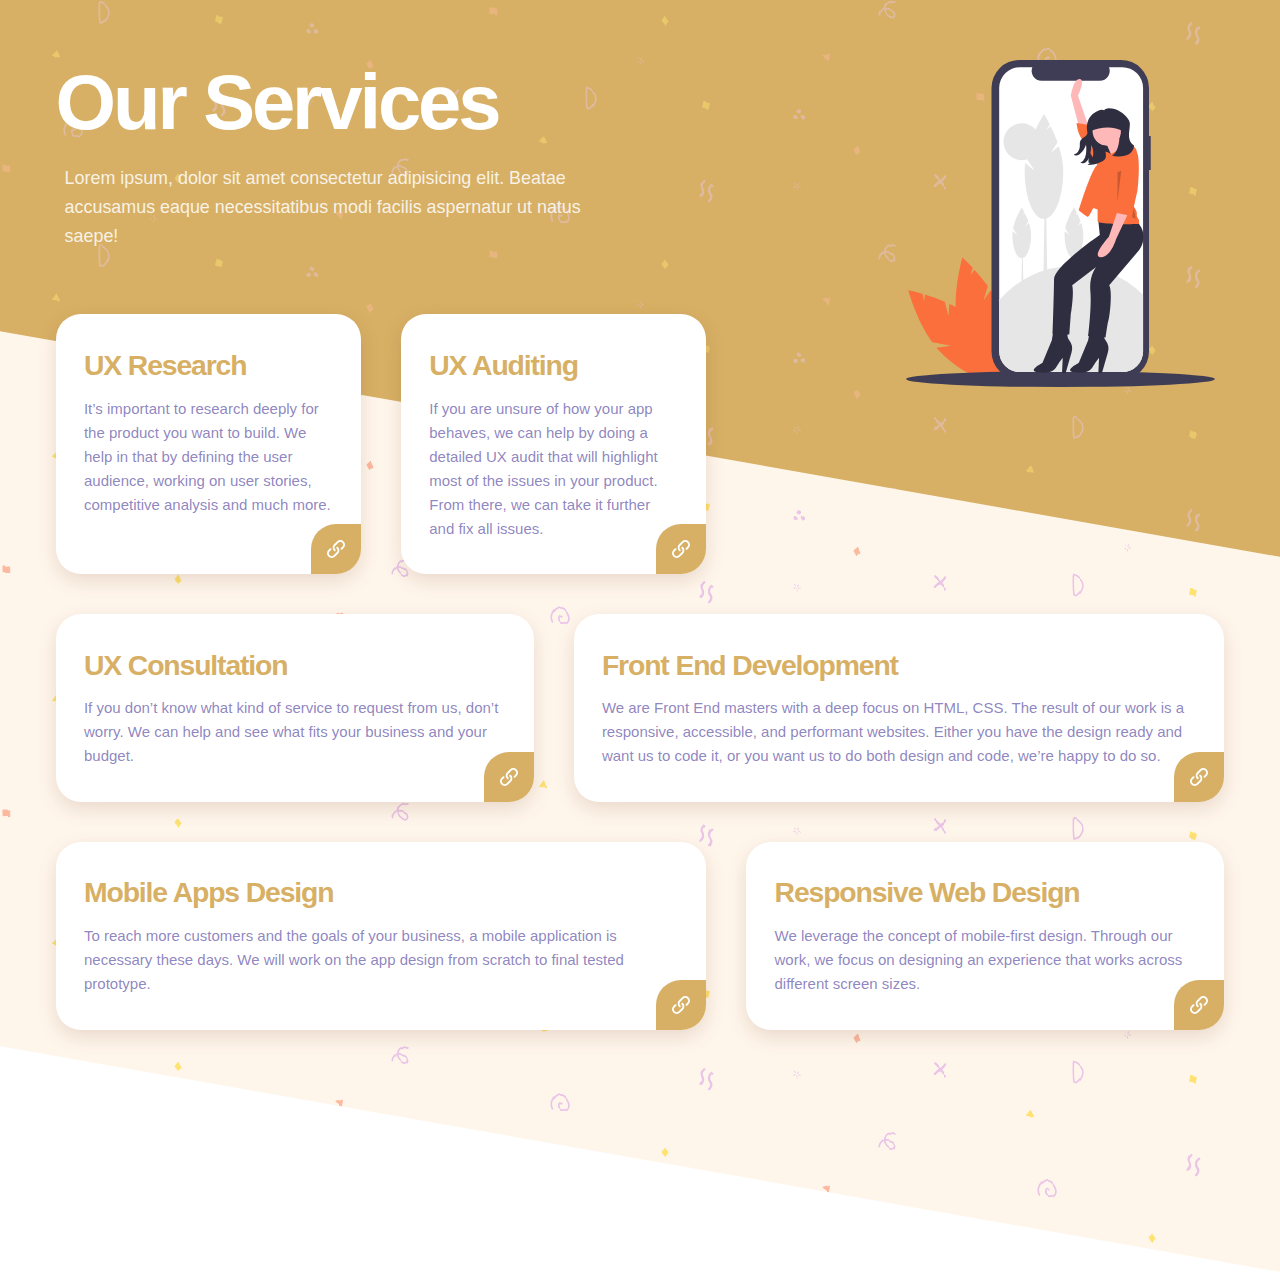
<file: services.html>
<!DOCTYPE html>
<html>
    <head>
        <meta charset="utf-8">
        <meta name="viewport" content="width=device-width, initial-scale=1">
        <script src="https://ajax.googleapis.com/ajax/libs/jquery/3.4.1/jquery.min.js"></script>  
        <link rel="stylesheet" href="./services.css">
    </head>
    <body>
        
   
<section class="c-section">
    <h2 class="c-section__title"><span>Our Services</span></h2>
    <ul class="c-services">
        <li class="c-services__item">
        <h3>Responsive Web Design</h3>
        <p>We leverage the concept of mobile-first design. Through our work, we focus on designing an experience that works across different screen sizes.</p>
        </li>
        <li class="c-services__item">
        <h3>UX Auditing</h3>
        <p>If you are unsure of how your app behaves, we can help by doing a detailed UX audit that will highlight most of the issues in your product. From there, we can take it further and fix all issues.</p>
        </li>
        <li class="c-services__item">
        <h3>Front End Development</h3>
        <p>We are Front End masters with a deep focus on HTML, CSS. The result of our work is a responsive, accessible, and performant websites. Either you have the design ready and want us to code it, or you want us to do both design and code, we&rsquo;re happy to do so.</p>
        </li>
        <li class="c-services__item">
        <h3>UX Consultation</h3>
        <p>If you don&rsquo;t know what kind of service to request from us, don&rsquo;t worry. We can help and see what fits your business and your budget.</p>
        </li>
        <li class="c-services__item">
        <h3>Mobile Apps Design</h3>
        <p>To reach more customers and the goals of your business, a mobile application is necessary these days. We will work on the app design from scratch to final tested prototype.</p>
        </li>
        <li class="c-services__item">
        <h3>UX Research</h3>
        <p>It&rsquo;s important to research deeply for the product you want to build. We help in that by defining the user audience, working on user stories, competitive analysis and much more. </p>
        </li>
    </ul>
    </section>

    </body>
</html>
</file>
<file: css/style.css>
@import url('https://fonts.googleapis.com/css?family=Muli:200,300,400');

body {
  background: #ffffff;
  font-family: 'Muli', sans-serif !important;
  font-style: normal;
  font-weight: 300;
  overflow-x: hidden;
}

html, body {
  width: 100%;
  height: 100%;
}



/*---------------------------------------
  Typorgraphy              
-----------------------------------------*/

h1,h2,h3,h4,h5,h6 {
  font-style: normal;
  font-weight: 200;
  letter-spacing: 0px;
}

h1 {
  color: #3d3d3f;
  font-size: 50px;
  line-height: normal;
}

h2 {
  color: #575757;
  font-size: 40px;
  line-height: 52px;
  margin-top: 0px;
}

h4 {
  color: #797979;
  font-size: 18px;
  font-weight: normal;
}

p {
    color: #878787;
    font-size: 16px;
    font-weight: 300;
    line-height: 25px;
    letter-spacing: 0.2px;
}

strong, span {
  color: #878787;
  font-weight: normal;
}



/*---------------------------------------
  Buttons               
-----------------------------------------*/

.section-btn {
  background: #d7b065;
  border: none;
  border-radius: 50px;
  color: #ffffff;
  font-size: 13px;
  font-weight: bold;
  letter-spacing: 1.6px;
  padding: 14px 32px 18px 32px;
  margin-top: 32px;
  -webkit-transition: all ease-in-out 0.4s;
  transition: all ease-in-out 0.4s;
}

.section-btn:focus,
.section-btn:hover {
  background: #000000;
  color: #ffffff;
}



/*---------------------------------------
    General               
-----------------------------------------*/

html{
  -webkit-font-smoothing: antialiased;
}

a {
  color: #575757;
  -webkit-transition: 0.5s;
  transition: 0.5s;
  text-decoration: none !important;
}

a:hover, a:active, a:focus {
  color: #000000;
  outline: none;
}

* {
  -webkit-box-sizing: border-box;
  box-sizing: border-box;
}

*:before,
*:after {
  -webkit-box-sizing: border-box;
  box-sizing: border-box;
}

.section-title {
  margin: 0;
  padding-bottom: 32px;
}

.contact-section-title {
  margin: 0;
  padding-bottom: 5px;
}
.contact-section-title h6{
  letter-spacing: 2px;
    font-weight: 600;
    color: #575757;
    font-size: 14px;
}

.contact-section-title-number {
  margin: 0;
  padding-bottom: 30px;
}

#about, #work,#whyus
#contact {
  position: relative;
  padding-top: 80px;
  padding-bottom: 80px;
}

#about img, #team img {
  border-radius: 5px;
}

#work {
  border-top: 1px solid #f0f0f0;
  border-bottom: 1px solid #f0f0f0;
}

#contact {
  text-align: center;
}



/*---------------------------------------
  Pre loader section              
-----------------------------------------*/

.preloader {
  position: fixed;
  top: 0;
  left: 0;
  width: 100%;
  height: 100%;
  z-index: 99999;
  display: flex;
  flex-flow: row nowrap;
  justify-content: center;
  align-items: center;
  background: none repeat scroll 0 0 #ffffff;
}

.spinner {
  border: 1px solid transparent;
  border-radius: 5px;
  position: relative;
}

.spinner:before {
  content: '';
  box-sizing: border-box;
  position: absolute;
  top: 50%;
  left: 50%;
  width: 65px;
  height: 65px;
  margin-top: -10px;
  margin-left: -10px;
  border-radius: 50%;
  border: 1px solid #000000;
  border-top-color: #f9f9f9;
  animation: spinner .9s linear infinite;
}

@-webkit-@keyframes spinner {
  to {transform: rotate(360deg);}
}

@keyframes spinner {
  to {transform: rotate(360deg);}
}



/*---------------------------------------
  Navigation section              
-----------------------------------------*/

.custom-navbar {
  border: none;
  margin-bottom: 0;
  background-color: #ffffff;
  padding-top: 22px;
}

.custom-navbar .navbar-brand {
  color: #444;
  font-weight: normal;
  font-size: 20px;
}

.custom-navbar .nav li a {
  font-size: 12px;
  font-weight: normal;
  color: #656565;
  letter-spacing: 1px;
  -webkit-transition: all ease-in-out 0.4s;
  transition: all ease-in-out 0.4s;
  padding: 0;
  margin: 15px;
}

.custom-navbar .navbar-nav > li > a:hover,
.custom-navbar .navbar-nav > li > a:focus {
  background-color: transparent;
  color: #454545;
}

.custom-navbar .navbar-nav li a:after {
  content: "";
  position: absolute;
  display: block;
  width: 0px;
  height: 2px;
  margin: auto;
  background: transparent;
  transition: width .3s ease, background-color .3s ease;
}

.custom-navbar .navbar-nav li a:hover:after,
.custom-navbar .nav li.active > a:after {
  background: #000000;
  color: #ffffff;
  width: 100%;
}

.custom-navbar .nav li.active > a {
  background-color: transparent;
  color: #454545;
}

.custom-navbar .navbar-toggle {
  border: none;
  padding-top: 12px;
}

.custom-navbar .navbar-toggle {
  background-color: transparent;
}

.custom-navbar .navbar-toggle .icon-bar {
  background: #000000;
  border-color: transparent;
}

.skill-set:after {
  content: "";
  position: absolute;
  display: block;
  width: 0px;
  height: 2px;
  margin: auto;
  background: transparent;
  transition: width .3s ease, background-color .3s ease;
}

.skill-set:hover:after {
  background: #000000;
  color: #ffffff;
  width: 195px;
  height: 2px;
}

.skill-set {
  color: #d7b065;
    font-size: 16px;
    font-weight: 300;
    line-height: 25px;
    letter-spacing: 0.1px;
    cursor: pointer;
    width: fit-content;
}
.skill-set-modal{
  font-size: 18px;
    font-weight: 500;
    margin-bottom: 6px;
    margin-top: 6px;
    color: #575757;
}
.modal-body span{
  color: #878787;
  font-size: 16px;
  font-weight: 300;
  line-height: 25px;
  letter-spacing: 0.2px;
}
.modal.fade{
  opacity:1;
}
.modal.fade .modal-dialog {
   -webkit-transform: translate(0);
   -moz-transform: translate(0);
   transform: translate(0);
}
.button-close-modal{
  background-color: #d7b065;
  color: white;
}
.button-close-modal:hover{
  background-color: black;
  transition:  0.5s;
  color: white;
}

@media(min-width:768px) {
    .custom-navbar {
      border-bottom: 0;
      background: 0 0; 
    }
    .custom-navbar.top-nav-collapse {
      background: #ffffff;
      box-shadow:0 40px 100px rgba(0,0,0,.2);
      padding: 10px 0;
    }

}



/*---------------------------------------
  Home section              
-----------------------------------------*/

#home {
  display: -webkit-box;
  display: -webkit-flex;
   display: -ms-flexbox;
  display: flex;
  -webkit-box-align: center;
  -webkit-align-items: center;
  -ms-flex-align: center;
   align-items: center;
  height: calc(100vh - 80px);
  position: relative;
  padding-top: 62px;
}

#home img {
  width: 120px;
  height: 120px;
}
.homePrimaryText{
  font-weight: bold;
  text-align: center;
}
.homeSecondaryText{
  font-size: 3rem;
  text-align: center;
}


/*---------------------------------------
  About section              
-----------------------------------------*/

#about .section-title {
  padding-bottom: 16px;
}

#about .col-md-4 a {
  width: 100px;
  height: 100px;
  display: inline-block;
  margin: 6px 6px 0px 0;
}

#about .about-thumb {
  margin-top: 22px;
}

#about .about-thumb strong {
  font-weight: normal;
  display: block;
  padding-top: 4px;
}



/*---------------------------------------
  Skill section              
-----------------------------------------*/

#skill {
  border-top: 1px solid #f0f0f0;
  padding-top: 80px;
  padding-bottom: 60px;
}

.skill-thumb strong,
.skill-thumb span {
  color: #575757;
  font-size: 16px;
  padding-bottom: 8px;
  display: inline-block;
}

.skill-thumb .progress {
  background: #ffffff;
  border-radius: 5px;
  box-shadow: none;
  height: 4px;
}

.skill-thumb .progress-bar-primary {
  background: #3d3d3f;
}



/*---------------------------------------
  Work section              
-----------------------------------------*/

#work .work-thumb {
  border-radius: 5px;
  margin-bottom: 15px;
  padding: 0;
  overflow: hidden;
  position: relative;
  top: 0;
  -webkit-transition: all ease-in-out 0.4s;
  transition: all ease-in-out 0.4s;
}

#work .work-thumb:hover {
  background: #ffffff;
  box-shadow: 0px 16px 22px 0px rgba(90, 91, 95, 0.3);
  top: -5px;
}

#work .work-thumb img {
  border-radius: 5px;
}



/*---------------------------------------
  Contact section              
-----------------------------------------*/

#contact .form-control {
  border-radius: 0px;
  border-color: #f0f0f0;
  box-shadow: none;
  font-size: 16px;
  margin-top: 12px;
  margin-bottom: 12px;
  -webkit-transition: all ease-in-out 0.4s;
  transition: all ease-in-out 0.4s;
}

#contact .form-control:focus {
  border-bottom: 2px solid #999999;
}

#contact input {
  height: 55px;
  border: none;
  border-bottom: 1px solid #f0f0f0;
}

#contact button#submit {
  background: #000000;
  border: none;
  border-radius: 50px;
  color: #ffffff;
  font-weight: 300;
  height: 55px;
  padding-bottom: 10px;
  margin-top: 24px;
}

#contact button#submit:hover {
  background: #d7b065;
  color: #ffffff;
}



/*---------------------------------------
  Social icon             
-----------------------------------------*/

.social-icon {
  position: relative;
  padding: 0;
  margin: 0;
}

.social-icon li {
  display: inline-block;
  list-style: none;
}

.social-icon li a {
  background: #292929;
  border-radius: 100%;
  color: #ffffff;
  cursor: pointer;
  font-size: 16px; 
  text-decoration: none;
  transition: all 0.4s ease-in-out;
  width: 30px;
  height: 30px;
  line-height: 30px;
  text-align: center;
  vertical-align: middle;
  position: relative;
  margin: 20px 6px 10px 6px;
}

.social-icon li a:hover {
  background: #d7b065;
  transform: scale(1.1);
}

/* WHO YOU ARE */

@import 'https://fonts.googleapis.com/css?family=Crimson+Text|Raleway:400,700,900';

/*codepen styling*/

/* body {
  font-family: 'Raleway', sans-serif;
  background: #fff;
  width: 100%;
  padding: 10px 150px;
} */

/* @media (min-width:1500px) { */
  /* body {
    padding: 10px 350px;
  }
} */

h1 {
  font-family: 'Raleway';
  font-size: 52px;
  font-weight: 900;
  margin: 40px 0;
  text-align: center;
}


/*action boxes styling*/

.row.boxes-container {
  width: 100%;
}

.action-box-container {
  padding: 0 20px;
  list-style: none;
  display: -ms-flexbox;
  display: flex;
  -ms-flex-flow: row wrap;
  flex-flow: row wrap;
  -ms-flex-pack: distribute;
  justify-content: space-around;
  -webkit-justify-content: flex-start;
}

.action-box {
  position: relative;
  width: auto;
  height: 320px;
  margin-top: 10px;
  font-weight: bold;
  text-align: center;
  overflow: hidden;
}

.action-box:before {
  content: "";
  position: absolute;
  top: 0;
  left: 0;
  width: 100%;
  height: 100%;
  border: 1px solid #c9c9c9;
  opacity: .7;
  transition: all .2s ease;
}

.action-box__image {
  background-size: cover!important;
  height: 250px;
  width: 100%;
  position: relative;
  overflow: hidden;
  z-index: -1;
  transition: all .5s ease;
}

.action-box__image::before {
  z-index: -1;
  content: "";
  position: absolute;
  top: 0;
  left: 0;
  height: 100%;
  width: 100%;
  background: #d7b065;
}

.action-box__image::after {
  z-index: 0;
  content: "";
  position: absolute;
  bottom: 0;
  right: 0;
  width: 0;
  height: 0;
  border-style: solid;
  border-width: 0 0 125px 400px;
  border-color: transparent transparent #fff transparent;
  transition: all .3s ease;
}

.action-box__text {
  padding: 0 25px;
}

.action-box__text h3 {
  font-size: 35px;
  font-weight: 900;
  color: #242629;
  padding: 5px 0 50px 0;
}

.action-box__text h3::after {
  content: "";
  position: absolute;
  width: 120px;
  left: 0;
  right: 0;
  margin: 0 auto;
  padding-bottom: 60px;
  border-bottom: 5px solid #d7b065;
}

.action-box__text p {
  font-family: 'Crimson Text', serif;
  color: #464646;
  font-size: 16px;
  line-height: 26px;
}

.action-box__button {
  position: relative;
  display: block;
  font-family: 'Raleway', sans-serif;
  font-weight: 700;
  width: 160px;
  margin: 40px auto 60px auto;
  border: 4px solid #d7b065;
  border-radius: 4px;
  padding: 15px 10px;
  color: #d7b065;
  font-size: 16px;
  transition: all .25s ease;
}

a.action-box__button {
  text-decoration: none;
}

a.action-box__button:hover {
  color: #fff;
  background: #d7b065;
}


/*even child are red - it's a fact*/

.action-box-container:nth-child(even) .action-box__button {
  color: #d7b065;
  border-color: #d7b065;
}

.action-box-container:nth-child(even) .action-box__button:hover {
  color: #fff;
  background: #d7b065;
}

.action-box-container:nth-child(even) .action-box__image::before {
  background: #d7b065;
}

.action-box-container:nth-child(even) .action-box__text h3::after {
  border-color: #d7b065;
}


/*animations*/


/*image*/

.animation.action-box__image {
  max-height: 250px;
  transform: scale(.8);
  transition: all 1s ease .1s;
  overflow: hidden;
}


/*triangle*/

.animation.action-box__image::after {
  transform: translateY(125px);
  border-color: transparent transparent #E83E4F transparent;
  transition: all .4s ease;
  right: 0;
  left: 0;
  margin: 0 auto;
}

.action-box-container:nth-child(even) .animation.action-box__image::after {
  border-color: transparent transparent #224175 transparent;
}


/*border*/

.animation.action-box:before {
  border: 1px solid rgba(90, 90, 90, .7);
  opacity: 1;
  transition: all .2s ease .15s;
}


/*background*/

.action-box-container:nth-child(even) .animation.action-box {
  background: #224175;
}

.animation.action-box {
  z-index: 0;
  background: #E83E4F;
  transition: all .2s ease .15s;
}


/*text*/

.animation.action-box .action-box__text h3,
.animation.action-box .action-box__text p {
  color: #fff;
  transition: all .2s ease .15s;
}


/*title border*/

.animation.action-box .action-box__text h3::after {
  border-color: #fff;
  transition: all .2s ease .15s;
}

/* ENDS WHO YOU ARE */




/* SERVICES STYLES */
/* @import 'https://maxcdn.bootstrapcdn.com/bootstrap/3.3.5/css/bootstrap.min.css';
	@import 'https://maxcdn.bootstrapcdn.com/font-awesome/4.4.0/css/font-awesome.min.css';
	@import 'https://fonts.googleapis.com/css?family=Raleway:100,600';
	@import 'https://fonts.googleapis.com/css?family=Open+Sans:300'; */


	/* html,
	body {
	    width: 100%;
	    height: 100%;
	}

	body {
	    font-family: "Open Sans", "Helvetica Neue", Helvetica, Arial, sans-serif;
	    font-weight: 300;
	    color: #999; 
	    background-color: #fff;
	} */


	/* .h1service,
	.h2service,
	.h3service,
	.h4service,
	.h5service,
	.h6service {
	    margin: 0 0 20px 0;
	    text-transform: none;
	    color: rgba(254,82,76, 1); 
	    font-family: "Raleway", "Helvetica Neue", Helvetica, Arial, sans-serif;
	    font-weight: 600;
	    letter-spacing: 1px;
	    line-height: 1.5;
	} */

	.gray{
		color: #a5a5a5;
	}

	.services{
		margin:40px;
	}

	.services-item:before {
    content: "";
    position: absolute;
    top: 0;
    right: 0;
    border-width: 0 30px 30px 0;
    border-style: solid;
    border-color: #fff #fff #d7b065  #d7b065 ; 
    -webkit-box-shadow: 0 1px 1px rgba(0, 0, 0, 0.3), -1px 1px 1px rgba(0, 0, 0, 0.2);
       -moz-box-shadow: 0 1px 1px rgba(0, 0, 0, 0.3), -1px 1px 1px rgba(0, 0, 0, 0.2);
            box-shadow: 0 1px 1px rgba(0, 0, 0, 0.3), -1px 1px 1px rgba(0, 0, 0, 0.2);
    -webkit-transition: border-color .2s ease-in-out;
       -moz-transition: border-color .2s ease-in-out;
            transition: border-color .2s ease-in-out;
    /* Firefox 3.0 damage limitation */
    display: block;
    width: 0;
	}


	.services-item{
	    background: #f9f9f9;
	    padding: 30px 20px 20px;
	    margin: 15px 0;
	    position: relative;
	    color: #fff;
	    overflow: hidden;
	     -webkit-transition: background .5s ease-in-out;
	        -moz-transition: background .5s ease-in-out;
	             transition: background .5s ease-in-out;
	}

	.services-item h4{
	    margin: 0 0 10px 0;
	    padding: 0;
	    font-size: 20px;
	    /* font-weight: 600; */
	    -webkit-transition: all .5s ease-in-out;
	       -moz-transition: all .5s ease-in-out;
	            transition: all .5s ease-in-out;
	}


	.services-item p{
	    padding: 0;
	    margin: 0;
      color:#999;
      overflow: hidden;
text-overflow: ellipsis;
display: -webkit-box;
-webkit-line-clamp: 3;
-webkit-box-orient: vertical;
	    font-size: 16px;
	     -webkit-transition: all .2s ease-in-out;
	        -moz-transition: all .2s ease-in-out;
	             transition: all .2s ease-in-out;
	}


	.services-item i{
	    color: #d7b065; 
	    padding: 0;
	    margin: 0 0 10px 0;
	     -webkit-transition: all .2s ease-in-out;
	        -moz-transition: all .2s ease-in-out;
	             transition: all .2s ease-in-out;
	}

	.services-item:hover{
	    background:#d7b065; 
	     -webkit-transition: background .2s ease-in-out;
	        -moz-transition: background .2s ease-in-out;
	             transition: background .2s ease-in-out;
	}


	.services-item:hover h4{
	    color:#fff;
	            transform: translate(0,-5px);
	     -webkit-transform: translate(0,-5px);
	          -o-transform: translate(0,-5px); 
	        -moz-transform: translate(0,-5px);
	     -webkit-transition: all .3s ease-in-out;
	        -moz-transition: all .3s ease-in-out;
	             transition: all .3s ease-in-out;
	}
	.services-item:hover strong{
    color:#fff;
            transform: translate(0,-5px);
     -webkit-transform: translate(0,-5px);
          -o-transform: translate(0,-5px); 
        -moz-transform: translate(0,-5px);
     -webkit-transition: all .3s ease-in-out;
        -moz-transition: all .3s ease-in-out;
             transition: all .3s ease-in-out;
}
	.services-item:hover p{
	    color:#fff;
	            transform: translate(0,-10px);
	     -webkit-transform: translate(0,-10px);
	          -o-transform: translate(0,-10px); 
	        -moz-transform: translate(0,-10px);
	     -webkit-transition: all .2s ease-in-out;
	        -moz-transition: all .2s ease-in-out;
	             transition: all .2s ease-in-out;
	}

	.services-item:hover i{
	    color:#fff;
	            transform: translate(0,-5px);
	     -webkit-transform: translate(0,-5px);
	          -o-transform: translate(0,-5px); 
	        -moz-transform: translate(0,-5px);
	     -webkit-transition: all .2s ease-in-out;
	        -moz-transition: all .2s ease-in-out;
	             transition: all .2s ease-in-out;
	}

	.services-item:hover:before{
	    border-color: #fff #fff #d7b065 #d7b065;
	    -webkit-transition: border-color .2s ease-in-out;
	       -moz-transition: border-color .2s ease-in-out;
	            transition: border-color .2s ease-in-out;
	}
/* ENDS SERVICES STYLES */


/* ARROW STYLES */
.services-item:hover .slide-right {
	-webkit-animation: slide-right 1s cubic-bezier(0.215, 0.610, 0.355, 1.000) 1 ;
	        animation: slide-right 1s cubic-bezier(0.215, 0.610, 0.355, 1.000) 1 ;
}

/* ----------------------------------------------
 * Generated by Animista on 2020-7-4 20:3:55
 * Licensed under FreeBSD License.
 * See http://animista.net/license for more info. 
 * w: http://animista.net, t: @cssanimista
 * ---------------------------------------------- */

/**
 * ----------------------------------------
 * animation slide-right
 * ----------------------------------------
 */
 @-webkit-keyframes slide-right {
  0% {
    -webkit-transform: translateX(0);
            transform: translateX(0);
  }
  100% {
    -webkit-transform: translateX(100px);
            transform: translateX(100px);
  }
}
@keyframes slide-right {
  0% {
    -webkit-transform: translateX(0);
            transform: translateX(0);
  }
  100% {
    -webkit-transform: translateX(100px);
            transform: translateX(100px);
  }
}


/* ENDS ARROW STYLES */





/* OUR PROCESS */

.h22,.h44 {
  font-family: 'Dosis', sans-serif;
font-style: normal;
  margin-bottom: 10px;
  font-weight: 500;
  color: #1c1d3e;
}
.pos-r {
  position: relative;
}
.sectionprocess{padding: 80px 0;}
.section-titleprocess{margin-bottom:50px; position: relative;}
.section-titleprocess p{font-size: 16px;}
.title-effect {width: 50px; height: 50px; top: 0; position: absolute; left: 0; opacity: 0.5; animation: rotation 12.8s steps(1) 0s infinite;}
.text-center .title-effect{left: 50%; margin-left: -25px;}
.text-center .section-titleprocess h6{padding: 15px 0;}

.title-effect .bar {background: #d7b065;}
.title-effect .bar-top {width: 100%; height: 7px; position: absolute; top: 0; left: 0; transform-origin: left top; transform: scale(0, 1); animation: bar-top 3.2s linear 0s infinite;}
.title-effect .bar-right {width: 7px; height: 100%; position: absolute; top: 0; right: 0; transform-origin: left top; transform: scale(1, 0); animation: bar-right 3.2s linear 0s infinite;}
.title-effect .bar-bottom {width: 100%; height: 7px; position: absolute; right: 0; bottom: 0; transform-origin: right top; transform: scale(0, 1); animation: bar-bottom 3.2s linear 0s infinite;}
.title-effect .bar-left {width: 7px; height: 100%; position: absolute; left: 0; bottom: 0; transform-origin: left bottom; transform: scale(1, 0); animation: bar-left 3.2s linear 0s infinite;}

.title {position: relative; color: #1c1d3e; margin-bottom: 0;}
.section-titleprocess h2{margin-bottom: 15px;}
process
/* ------------------------
  How It Work
------------------------*/
.work-process{position: relative;}
.step-num {background: #fff; border-radius: 50%; box-shadow: 0 12px 20px 0 rgba(117, 178, 240, 0.4); color: #d7b065; display: inline-block; font-size: 18px; font-weight: 600; height: 50px; right: 0; line-height: 55px; position: absolute; text-align: center; top: 0; width: 50px;}
.theme-bg .work-process h4, .theme-bg .work-process p{color: #ffffff;}
.step-icon {background: #ffffff; width:140px; height:140px; position: relative; border: 3px solid #fafaff; border-radius: 50%; line-height: 140px; font-size: 40px; text-align: center; color: #1c1d3e;}
.step-icon span {position: relative;}
.step-icon span::after, .step-icon span::before {border-radius: 50%; content: ""; height: 40px; position: absolute; width: 40px; z-index: -1;}
.step-icon span::after {background: #cdf3f6; height: 25px; left: -10px; top: 5px; width: 25px;}
.step-icon span::before {background: #d4f8e6; bottom: 0; right: -10px;}
.dark-bg .step-icon{color: rgba(255,255,255,0.9); background: none;}
.dark-bg .step-desc h4{color: #d7b065;}
.dark-bg .step-icon{border-color: rgba(255,255,255,0.1);}
.dark-bg .step-desc p{color: rgba(255,255,255,0.7);}
.step-num-box{position: relative; display: inline-block; margin-bottom: 20px;}
.work-process .box-loader{position: absolute; top: 30%; right: -15%; left: inherit;}
.work-process.style-2 {padding: 0; display: flex; align-items: center;}
.work-process.style-2:before{display: none;}
.work-process.style-2 .step-num-box {margin-bottom: 0; margin-right: 30px;}
.work-process.style-3 {padding: 70px 30px 0;}
.work-process.style-3 .step-num {background: none; box-shadow: none; color: rgba(255, 255, 255, 0.1); font-size: 120px; height: auto; left: 50%; line-height: 120px; margin-bottom: 0; position: absolute; top: 0; transform: translateX(-50%); width: auto;}
#svg-container {position: absolute; width: 100%; left: 52%;  z-index: -1; transform: translateX(-50%); width: 75%;}
#svgC {margin: 0 auto; width: 100%;}


/* ------------------------
  box-loader
------------------------*/
.box-loader {border-radius: 100%; margin: 0 auto; position: absolute; top: 15px; left: 15px;}
.box-loader span{display: inline-block; width: 10px; height: 10px; border-radius: 100%; background: #d7b065; margin: 0 5px; opacity: 0;}
.box-loader span:nth-child(1){animation: opacitychange 1s ease-in-out infinite;}
.box-loader span:nth-child(2){animation: opacitychange 1s ease-in-out 0.33s infinite;}
.box-loader span:nth-child(3){animation: opacitychange 1s ease-in-out 0.66s infinite;}


/*--rotation--*/

@keyframes rotation {
0% {
  transform: rotate(0deg);
}
25% {
  transform: rotate(90deg);
}
50% {
  transform: rotate(180deg);
}
75% {
  transform: rotate(270deg);
}
100% {
  transform: rotate(360deg);
}
}
@keyframes bar-top {
0% {
  transform: scale(0, 1);
}
12.5% {
  transform: scale(1, 1);
}
87.5% {
  transform: scale(1, 1);
}
100% {
  transform: scale(0, 1);
}
}
@keyframes bar-right {
0% {
  transform: scale(1, 0);
}
12.5% {
  transform: scale(1, 0);
}
25% {
  transform: scale(1, 1);
}
75% {
  transform: scale(1, 1);
}
87.5% {
  transform: scale(1, 0);
}
100% {
  transform: scale(1, 0);
}
}
@keyframes bar-bottom {
0% {
  transform: scale(0, 1);
}
25% {
  transform: scale(0, 1);
}
37.5% {
  transform: scale(1, 1);
}
62.5% {
  transform: scale(1, 1);
}
75% {
  transform: scale(0, 1);
}
100% {
  transform: scale(0, 1);
}
}
@keyframes bar-left {
0% {
  transform: scale(1, 0);
}
37.5% {
  transform: scale(1, 0);
}
50% {
  transform: scale(1, 1);
}
62.5% {
  transform: scale(1, 0);
}
100% {
  transform: scale(1, 0);
}
}

/*--opacitychange--*/

@keyframes opacitychange{
0%, 100%{
  opacity: 0;
}

60%{
  opacity: 1;
}
}

/* responsive */
@media (max-width: 1200px){
#svg-container { width: 85%; }
}
@media (max-width: 992px){
.md-mt-5 { margin-top: 50px !important; }
/*Step*/
.work-process .box-loader{display: none;}
.step-desc p {max-width: 300px;  margin: 0 auto;}
#svg-container {width: 100%; transform: rotate(90deg); left: 0; top: 50%;}
}

/* ENDS OUR PROCESS */

/* OUR SECRET */

.process {
  /* $bem-block: &; */
  width: 100%;
  padding: 0 15px;
  text-align: center;
}
.process__item {
  user-select: none;
  text-align: center;
  position: relative;
  padding: 15px 35px;
  transition: 0.4s ease-in-out;
}
.process__item:hover {
  background: #f2f2f2;
}
.process__item:hover __number {
  transform: translateY(5px);
  color: #003c71;
}
.process__number {
  font-size: 90px;
  -webkit-text-stroke: 1px #d7b065;
  display: block;
  color: transparent;
  font-family: "Roboto Condensed";
  font-weight: 700;
  transition: 0.4s ease-in-out;
}
.process__title {
  display: block;
  font-family: "Roboto Condensed";
  font-weight: 700;
  letter-spacing: 1.5px;
  font-size: 25px;
  color: #d7b065;
  text-transform: uppercase;
  margin-top: 30px;
}
.process__subtitle {
  display: block;
  font-family: "Josefin Slab";
  font-size: 20px;
  color: #8c8c8c;
  margin-top: 30px;
  line-height: 1.5;
}
@media (min-width: 768px) {
  .process {
    display: inline-block;
 }
  .process__item {
    width: 49%;
    display: inline-block;
 }
}
@media (min-width: 1200px) {
  .process {
    display: flex;
    flex-direction: row;
    justify-content: space-between;
 }
  .process__item {
    width: 100%;
 }
  .process__item:not(:last-of-type)::after {
    content: "";
    width: 1px;
    height: 75%;
    background: #8c8c8c;
    position: absolute;
    right: 0;
    top: 50%;
    opacity: 0.2;
    transform: translateY(-50%);
 }
}

/* END OUR SECRET */
/*---------------------------------------
  Mobile Responsive styles              
-----------------------------------------*/

@media (min-width: 768px) and (max-width: 1024px) {
  #home {
    height: 50vh;
  }
}

@media (min-width: 667px) and (max-width: 767px) {
  #home {
    height: 140vh;
  }
  
}

@media (min-width: 568px) and (max-width: 665px) {
  #home {
    height: 190vh;
  }
  .title-::after{
    
    width: 20%;
  
  }
}

@media (max-width: 980px) {

 h1 {font-size: 33px;}

 #work .work-thumb {
  margin-top: 30px;
 }

}


@media (max-width: 768px) {

  h1 {
    font-size: 30px;
    line-height: normal;
  }
  .homeSecondaryText{
    font-size: 1.5rem;
    text-align: center;
    line-height: 30px;
  }
  .homePrimaryText{
    font-size: 2.2rem;
    line-height: 30px;
  }
  .homePrimaryTextAuthor{
    margin-bottom: 20px;
  }
  h2  {font-size: 30px;}

  .custom-navbar {
    background-color: #ffffff;
    box-shadow:0 40px 100px rgba(0,0,0,.2);
    padding-top: 0px;
    padding-bottom: 5px;
  }

  .custom-navbar .nav {
    padding-bottom: 10px;
  }

  .custom-navbar .nav li a {
    display: inline-block;
    margin-bottom: 5px;
  }

}


@media (max-width: 580px) {

  #about .about-thumb {
    margin-top: 0px;
  }

  .about-thumb .social-icon {
    margin-bottom: 15px;
  }
  .contact-section-title h6{  
    text-align: center;
  }
}


@media (max-width: 357px) {

  h1 {
    font-size: 28px;
  }

  #about .col-md-4 a {
    width: 85px;
    height: 85px;
  }

}

.errorForm {
  /* Start the shake animation and make the animation last for 0.5 seconds */
  animation: shake 0.5s;

  /* When the animation is finished, start again */
  /* animation-iteration-count: 0.2s; */
}
.successForm {
  /* Start the shake animation and make the animation last for 0.5 seconds */
  animation: shake 0.5s;

  /* When the animation is finished, start again */
  /* animation-iteration-count: 0.2s; */
}
@keyframes shake {
  0% { transform: translate(1px, 1px) rotate(0deg); }
  10% { transform: translate(-1px, -2px) rotate(-1deg); }
  20% { transform: translate(-3px, 0px) rotate(1deg); }
  30% { transform: translate(3px, 2px) rotate(0deg); }
  40% { transform: translate(1px, -1px) rotate(1deg); }
  50% { transform: translate(-1px, 2px) rotate(-1deg); }
  60% { transform: translate(-3px, 1px) rotate(0deg); }
  70% { transform: translate(3px, 1px) rotate(-1deg); }
  80% { transform: translate(-1px, -1px) rotate(1deg); }
  90% { transform: translate(1px, 2px) rotate(0deg); }
  100% { transform: translate(1px, -2px) rotate(-1deg); }
}
</file>
<file: services.css>
*{
    box-sizing: border-box;
    margin: 0;
    padding: 0;
    cursor: pointer;
    }

    :root {
    /* --color-brand-primary: hsl(var(--color-brand-primary-h), 43%, 43%); */
    --color-brand-primary: #d7b065;
    --color-brand-primary-h: 251;
    --color-brand-primary-s: 43%;
    --color-brand-primary-l: 43%;
    /* --color-brand-accent: hsl(var(--color-brand-accent-h), 96%, 61%); */
    --color-brand-accent: var(--color-brand-primary);
    --color-brand-accent-h: 16;
    --color-brand-accent-s: 96%;
    --color-brand-accent-l: 61%;
    --color-brand-accent-bg: hsl(calc(var(--color-brand-accent-h) + 17), 100%, 96%);
    --ratio: 1.4;
    --s-6: calc(var(--s-5) / var(--ratio));
    --s-5: calc(var(--s-4) / var(--ratio));
    --s-4: calc(var(--s-3) / var(--ratio));
    --s-3: calc(var(--s-2) / var(--ratio));
    --s-2: calc(var(--s-1) / var(--ratio));
    --s-1: calc(var(--s0) / var(--ratio));
    --s0: calc(1.05rem + 0.333vw);
    --s1: calc(var(--s0) * var(--ratio));
    --s2: calc(var(--s1) * var(--ratio));
    --s3: calc(var(--s2) * var(--ratio));
    --s4: calc(var(--s3) * var(--ratio));
    --s5: calc(var(--s4) * var(--ratio));
    --s6: calc(var(--s5) * var(--ratio));
    font-size: 62.5%;
    line-height: 1.6;
    box-sizing: border-box;
    }
    @media (min-width: 40.625em) {
    :root {
        --s0: calc(1.25rem + 0.333vw);
    }
    }
    @media (min-width: 48em) {
    :root {
        --s0: calc(1.4rem + 0.333vw);
    }
    }
    @media (min-width: 62em) {
    :root {
        --s0: calc(1.6rem + 0.333vw);
    }
    }

    *, *:before, *:after {
    box-sizing: inherit;
    }

    body {
    font-size: 1.4rem;
    font-family: 'Inter', sans-serif;
    font-weight: 300;
    background-color: white;
    min-height: 100vh;
    }
    @media (min-width: 48em) {
    body {
        font-size: 1.5rem;
    }
    }

    @supports (font-variation-settings: normal) {
    body {
        font-family: "Inter var", sans-serif,arial;
    }
    }
    h2, h3, p, ul {
    margin: 0;
    }

    ul {
    padding: 0;
    }
    ul li {
    /* Remove li Bullets with zero-width space for accessability */
    list-style-type: none;
    }
    ul li:before {
    content: "\200B";
    /* add zero-width space */
    clip: rect(0 0 0 0);
    height: 1px;
    width: 1px;
    position: absolute;
    }

    .c-section {
    padding: 0 var(--s3);
    }
    .c-section__title {
    padding: var(--s2) var(--s3) calc(var(--s6) * 1.8);
    margin: 0 calc(var(--s3) * -1);
    color: #fff;
    font-size: var(--s4);
    font-weight: 700;
    letter-spacing: -0.04em;
    text-align: center;
    }
    @media (min-width: 40.625em) {
    .c-section__title {
        padding: var(--s2) var(--s3) var(--s4);
    }
    }
    @media (min-width: 40.625em) {
    .c-section__title {
        display: -webkit-box;
        display: flex;
        -webkit-box-align: self-start;
                align-items: self-start;
        -webkit-box-pack: end;
                justify-content: flex-end;
        position: relative;
        text-align: unset;
    }
    }
    .c-section__title:after {
    content: '';
    display: block;
    background-size: calc(var(--s5) * 3) calc(var(--s5) * 3);
    width: calc(var(--s5) * 3);
    height: calc(var(--s5) * 3);
    background-repeat: no-repeat;
    background-position: center;
    margin-left: auto;
    margin-right: auto;
    -webkit-transform: translateY(11rem);
            transform: translateY(11rem);
    z-index: 1;
    background-image: url("data:image/svg+xml,%3Csvg xmlns='http://www.w3.org/2000/svg' xmlns:xlink='http://www.w3.org/1999/xlink' id='aadef149-4ba5-4382-9e09-7df651a328a5' data-name='Layer 1' width='704' height='745.19433' viewBox='0 0 704 745.19433' class='injected-svg modal__media modal__lg_media' data-src='https://42f2671d685f51e10fc6-b9fcecea3e50b3b59bdc28dead054ebc.ssl.cf5.rackcdn.com/illustrations/mobile_web_2g8b.svg'%3E%3Ctitle%3Emobile_web%3C/title%3E%3Cpath d='M344.69391,661.25125l-8.38722-33.073A429.46111,429.46111,0,0,0,290.74208,611.834l-1.05792,15.37062L285.39,610.2712c-19.202-5.482-32.265-7.89648-32.265-7.89648s17.64872,67.09731,54.6606,118.39272l43.124,7.57249-33.50125,4.83219A173.75069,173.75069,0,0,0,332.395,749.05228c53.84043,49.96979,113.80669,72.89422,133.93843,51.20309s-7.1946-79.78376-61.035-129.75355c-16.69106-15.49113-37.65818-27.92221-58.646-37.70546Z' transform='translate(-248 -77.40283)' fill='%23fb6f3c'/%3E%3Cpath d='M424.44317,625.32976l9.91563-32.64732a429.46451,429.46451,0,0,0-30.557-37.54385L394.9511,567.7497l5.07688-16.71545c-13.60408-14.61837-23.53857-23.43755-23.53857-23.43755s-19.57459,66.561-14.40543,129.60362l33.00186,28.77326L363.9095,672.79331a173.75138,173.75138,0,0,0,4.62073,21.34072c20.26038,70.60659,59.74453,121.22757,88.19038,113.06511s35.08143-72.01738,14.821-142.624c-6.28092-21.88874-17.80407-43.36822-30.71362-62.59176Z' transform='translate(-248 -77.40283)' fill='%23fb6f3c'/%3E%3Cellipse cx='352' cy='727.19433' rx='352' ry='18' fill='%233f3d56'/%3E%3Cpath d='M805.65354,250.35009h-3.99878V140.80476a63.40186,63.40186,0,0,0-63.40205-63.40193H506.16627a63.40186,63.40186,0,0,0-63.402,63.40193V741.77894a63.40186,63.40186,0,0,0,63.402,63.40193H738.25271a63.40186,63.40186,0,0,0,63.40205-63.40193V328.32631h3.99878Z' transform='translate(-248 -77.40283)' fill='%233f3d56'/%3E%3Cpath d='M788.16,141.24713v600.09a47.3508,47.3508,0,0,1-47.35,47.35H507.61a47.35084,47.35084,0,0,1-47.35-47.35v-600.09a47.35089,47.35089,0,0,1,47.35-47.35H535.9a22.50661,22.50661,0,0,0,20.83,30.99H689.69a22.50673,22.50673,0,0,0,20.83-30.99h30.29A47.35084,47.35084,0,0,1,788.16,141.24713Z' transform='translate(-248 -77.40283)' fill='%23fff'/%3E%3Cpath d='M788.16,612.40716v128.93a47.3508,47.3508,0,0,1-47.35,47.35H507.61a47.35084,47.35084,0,0,1-47.35-47.35v-116.36a222.97136,222.97136,0,0,1,327.9-12.57Z' transform='translate(-248 -77.40283)' fill='%23e6e6e6'/%3E%3Cpolygon points='322.174 511.167 312.75 511.167 315.891 327.064 319.033 327.064 322.174 511.167' fill='%23e6e6e6'/%3E%3Cpath d='M578.02779,288.5586l15.21367-23.512a352.49687,352.49687,0,0,0-15.60827-36.53743l-9.83764,7.94573,7.78946-12.03815c-7.42343-14.61275-13.26462-23.81956-13.26462-23.81956s-30.5115,48.08118-40.70521,98.98824l19.52266,30.17145L519.5254,312.3006a142.61,142.61,0,0,0-1.18572,17.8826c0,60.291,19.69081,109.16642,43.98071,109.16642s43.98072-48.87547,43.98072-109.16642c0-18.69079-4.22846-38.24546-10.0614-56.33418Z' transform='translate(-248 -77.40283)' fill='%23e6e6e6'/%3E%3Cpolygon points='267.479 524.167 262.908 524.167 264.432 434.879 265.955 434.879 267.479 524.167' fill='%23e6e6e6'/%3E%3Cpath d='M519.28775,456.06773l7.37846-11.40307a170.95723,170.95723,0,0,0-7.56983-17.72025l-4.77115,3.85359,3.7778-5.83837c-3.60028-7.087-6.43319-11.55223-6.43319-11.55223s-14.79775,23.31885-19.74158,48.00821l9.46827,14.63282-10.48179-8.46609a69.16528,69.16528,0,0,0-.57506,8.67286c0,29.24044,9.54982,52.94451,21.33016,52.94451S533,505.49564,533,476.2552c0-9.06483-2.05076-18.54863-4.87967-27.32146Z' transform='translate(-248 -77.40283)' fill='%23e6e6e6'/%3E%3Cpolygon points='386.479 524.167 381.908 524.167 383.432 434.879 384.955 434.879 386.479 524.167' fill='%23e6e6e6'/%3E%3Cpath d='M638.28775,456.06773l7.37846-11.40307a170.95723,170.95723,0,0,0-7.56983-17.72025l-4.77115,3.85359,3.7778-5.83837c-3.60028-7.087-6.43319-11.55223-6.43319-11.55223s-14.79775,23.31885-19.74158,48.00821l9.46827,14.63282-10.48179-8.46609a69.16528,69.16528,0,0,0-.57506,8.67286c0,29.24044,9.54982,52.94451,21.33016,52.94451S652,505.49564,652,476.2552c0-9.06483-2.05076-18.54863-4.87967-27.32146Z' transform='translate(-248 -77.40283)' fill='%23e6e6e6'/%3E%3Ccircle cx='264' cy='186.19433' r='42' fill='%23e6e6e6'/%3E%3Cpolygon points='415.872 234.173 492.533 236.077 502.852 144.666 415.872 144.666 415.872 234.173' fill='%232f2e41'/%3E%3Cpath d='M644.76993,239.9612l-21.14671-81.078s5.84211-38.92023,19.97409-38.27814-3.66865,38.049-3.66865,38.049l23.94311,70.03766Z' transform='translate(-248 -77.40283)' fill='%23ffb8b8'/%3E%3Cpath d='M686.22412,443.10875l3.31146,33.11459s-104.311,71.19639-104.311,100.99953-3.31146,124.17974-3.31146,124.17974l38.08179,1.65573,3.31146-44.70471s8.27865-49.67189,3.31146-67.88492l54.63908-41.39325s-16.5573,19.86876-13.24584,54.63909S663.0439,706.3698,663.0439,706.3698l39.73752,3.31146s4.96719-36.42606,6.62292-39.73752,9.93438-62.91773,1.65573-79.475l67.88493-79.475s23.18022-29.80314,0-59.60627l-13.24584-6.62292Z' transform='translate(-248 -77.40283)' fill='%232f2e41'/%3E%3Cpath d='M583.56887,694.77969l-3.31146,21.52449-21.52449,51.32763s-36.42606,18.213-9.93438,21.52449,36.42606-3.31146,41.39325-11.59011,14.90157-21.52449,14.90157-21.52449L603.43763,790.812h8.27865l13.56912-47.49194a29.95239,29.95239,0,0,0-5.09327-26.76756q-.09786-.12417-.1972-.24835c-6.62292-8.27865-3.31146-19.86876-3.31146-19.86876Z' transform='translate(-248 -77.40283)' fill='%232f2e41'/%3E%3Cpath d='M666.35536,694.77969l-3.31146,21.52449-21.52449,51.32763s-36.42605,18.213-9.93437,21.52449,36.426-3.31146,41.39324-11.59011,14.90157-21.52449,14.90157-21.52449L686.22412,790.812h8.27865l13.56913-47.49194a29.95239,29.95239,0,0,0-5.09328-26.76756q-.09786-.12417-.1972-.24835c-6.62292-8.27865-3.31146-19.86876-3.31146-19.86876Z' transform='translate(-248 -77.40283)' fill='%232f2e41'/%3E%3Ccircle cx='458.09288' cy='162.05113' r='33.1146' fill='%23ffb8b8'/%3E%3Cpath d='M704.43715,267.60138l14.90157,34.77032,29.80314-23.18022s-18.213-24.83594-18.213-28.1474Z' transform='translate(-248 -77.40283)' fill='%23ffb8b8'/%3E%3Cpath d='M707.74861,287.47013l7.06394,4.34051s22.82273-12.10094,28.576-20.6387c0,0,20.65486-6.882,28.93351,9.67527s-4.96719,130.80267-4.96719,130.80267,8.27865,11.59011,6.62292,16.5573S778.945,441.453,778.945,441.453v9.93438s-94.37661,1.65573-94.37661-6.62292V418.2728l-9.93438-3.31146s-9.93438,21.52449-13.24584,19.86876-19.86876-14.90157-19.86876-14.90157,26.49168-87.75369,41.39325-102.65526l18.213-31.45887Z' transform='translate(-248 -77.40283)' fill='%23fb6f3c'/%3E%3Cpath d='M704.43715,289.12586s-3.31146-6.62292-8.27865-8.27865-29.80314-36.42605-29.80314-36.42605l3.31146-18.213-33.1146-4.96719s1.65573,18.213,8.27865,29.80314,43.049,71.19638,43.049,71.19638l18.213-33.1146Z' transform='translate(-248 -77.40283)' fill='%23fb6f3c'/%3E%3Cpath d='M730.101,420.75639l-19.86875,59.60628s-41.39325,46.36044-18.213,46.36044,34.77032-41.39325,34.77032-41.39325l28.14741-59.60628Z' transform='translate(-248 -77.40283)' fill='%23ffb8b8'/%3E%3Cpath d='M666.40465,239.938c26.52245-10.63018,52.66949-12.89779,78.1352,0V218.51138A13.95535,13.95535,0,0,0,730.58449,204.556H677.42954a11.02489,11.02489,0,0,0-11.02489,11.02489Z' transform='translate(-248 -77.40283)' fill='%232f2e41'/%3E%3Cpath d='M750.79759,285.8144s15.10671-12.79586,23.28279,1.88072,3.20889,77.59432,1.55316,85.873-13.24584,59.60628-13.24584,59.60628l-39.73752-8.27865s-3.31146-23.18022,6.62292-21.52449Z' transform='translate(-248 -77.40283)' fill='%23fb6f3c'/%3E%3Cpath d='M767.27813,271.58657c-7.47508-4.10485-10.95384-13.3183-11.20173-21.8427-.24822-8.5244,1.81928-16.96078,1.98174-25.48727a19.70066,19.70066,0,0,0-.44217-5.19738,19.99152,19.99152,0,0,0-2.85872-5.91734c-9.72073-14.89484-26.61815-25.37235-44.41647-25.53721a19.72685,19.72685,0,0,0-7.51573,1.38171c-1.84014.737-2.44183.64676-2.79446,2.90614a18.80778,18.80778,0,0,0-12.90778.41044,43.67006,43.67006,0,0,0-11.28781,6.72245,50.91134,50.91134,0,0,0-5.707,4.94121c-9.4059,9.74414-11.57188,24.76187-8.847,38.02816.88586,4.313-3.3647,8.47684-6.88166,11.12594s-7.57824,5.08173-9.3054,9.132c-1.66117,3.89607-.74885,8.35188-1.08333,12.57414a21.50585,21.50585,0,0,1-13.71993,18.06931,6.619,6.619,0,0,0,6.38589,2.24579,15.71689,15.71689,0,0,0,6.65437-3.168,39.58173,39.58173,0,0,0,14.7562-21.89461c1.03307,4.69842.63244,9.54449.59442,14.355a40.097,40.097,0,0,1-2.90746,15.67932,22.95849,22.95849,0,0,1-10.57045,11.63912c4.6135,2.25911,9.69783.62172,13.60738-2.71074,3.90938-3.33246,6.21789-8.16974,7.83049-13.047a65.02715,65.02715,0,0,0,3.1334-24.67964A35.23865,35.23865,0,0,1,674.197,295.3399a36.73,36.73,0,0,1-12.45807,21.62429,71.55883,71.55883,0,0,0,32.75215-8.24838,18.53725,18.53725,0,0,0,6.71768-5.17351c3.251-4.50991,2.48187-10.6609,1.57006-16.14519-.72122-4.3364,4.69775-10.60546,1.5945-13.71918a5.14429,5.14429,0,0,0-3.44914-1.48246c-9.45259-.91006-18.20527-5.65746-23.25035-13.70275-3.53538-5.63781-5.87629-12.07592-5.87629-18.09738a32.93149,32.93149,0,1,1,64.38483,9.77247,66.08219,66.08219,0,0,0-2.39716,11.16014,87.6848,87.6848,0,0,1-2.6728,12.98267c-2.34787,8.17535-6.32542,16.51719-13.68526,20.7814,2.47315,1.35348,5.33556,1.41445,8.13766,1.72322,9.23506,1.01758,18.9478.79289,27.30655-3.26312C761.2304,289.496,767.87372,280.85839,767.27813,271.58657Z' transform='translate(-248 -77.40283)' fill='%232f2e41'/%3E%3Cpolygon points='490.38 252.288 481.739 323.422 482.101 255.6 490.38 252.288' opacity='0.2'/%3E%3Cpolygon points='518.772 336.291 515.216 358.255 523.494 361.567 518.772 336.291' opacity='0.2'/%3E%3C/svg%3E");
    }
    @media (min-width: 40.625em) {
    .c-section__title:after {
        margin-left: auto;
        margin-right: 0;
        -webkit-transform: translateY(2rem);
                transform: translateY(2rem);
    }
    }
    .c-section span:before {
    content: '';
    display: block;
    position: absolute;
    top: -100%;
    left: 0;
    width: 100%;
    height: 200%;
    -webkit-transform: skew(0deg, 10deg);
            transform: skew(0deg, 10deg);
    z-index: -1;
    background: var(--color-brand-primary);
    background-attachment: fixed;
    background-image: url("data:image/svg+xml,%3Csvg xmlns='http://www.w3.org/2000/svg' width='487' height='243.5' viewBox='0 0 1600 800' style='&%2310; opacity: .45;&%2310;'%3E%3Cpath fill='%23fdb9a0' d='M1102.5 734.8c2.5-1.2 24.8-8.6 25.6-7.5.5.7-3.9 23.8-4.6 24.5-.2.3-16-12.3-21-17zm123.8-505.7c0-.1-4.9-9.4-7-14.2-.1-.3-.3-1.1-.4-1.6-.1-.4-.3-.7-.6-.9-.3-.2-.6-.1-.8.1l-13.1 12.3c-.2.2-.3.5-.4.8 0 .3 0 .7.2 1 .1.1 1.4 2.5 2.1 3.6 2.4 3.7 6.5 12.1 6.5 12.2.2.3.4.5.7.6.3 0 .5-.1.7-.3 0 0 1.8-2.5 2.7-3.6 1.5-1.6 3-3.2 4.6-4.7 1.2-1.2 1.6-1.4 2.1-1.6.5-.3 1.1-.5 2.5-1.9.4-.5.5-1.3.2-1.8zM33 770.3c0-.7-.5-1.2-1.2-1.2-.1 0-.3 0-.4.1-1.6.2-14.3.1-22.2 0-.3 0-.6.1-.9.4-.2.2-.4.5-.4.9 0 .2 0 4.9.1 5.9l.4 13.6c0 .3.2.6.4.9.2.2.5.3.8.3h.1c7.3-.7 14.7-.9 22-.6.3 0 .7-.1.9-.3.2-.2.4-.6.4-.9-.1-6.1-.1-13.2 0-19.1z' style='&%2310;'/%3E%3Cpath fill='%23fee272' d='M171.1 383.4c1.3-2.5 14.3-22 15.6-21.6.8.3 11.5 21.2 11.5 22.1-.1.3-20.3.1-27.1-.5zm425.3 328.4c-.1-.1-6.7-8.2-9.7-12.5-.2-.3-.5-1-.7-1.5-.2-.4-.4-.7-.7-.8-.3-.1-.6 0-.8.3L574 712c-.2.2-.2.5-.2.9 0 .3.2.7.4.9.1.1 1.8 2.2 2.8 3.1 3.1 3.1 8.8 10.5 8.9 10.6.2.3.5.4.8.4.3 0 .5-.2.6-.5 0 0 1.2-2.8 2-4.1 1.1-1.9 2.3-3.7 3.5-5.5.9-1.4 1.3-1.7 1.7-2 .5-.4 1-.7 2.1-2.4.3-.3.2-1.1-.2-1.6zm131.1-531.9c.6.2 1.3-.2 1.4-.8v-.4c.2-1.4 2.8-12.6 4.5-19.5.1-.3 0-.6-.2-.8-.2-.3-.5-.4-.8-.5-.2 0-4.7-1.1-5.7-1.3l-13.4-2.7c-.3-.1-.7 0-.9.2-.2.2-.4.4-.5.6v.1c-.8 6.5-2.2 13.1-3.9 19.4-.1.3 0 .6.2.9.2.3.5.4.8.5 5.8 1.3 12.7 2.9 18.5 4.3zm1-1.8c-.1-.1-.2-.2-.4-.2.2 0 .3.1.4.2z'/%3E%3Cg fill='%23eac5e7'%3E%3Cpath d='M699.6 472.7c-1.5 0-2.8-.8-3.5-2.3-.8-1.9 0-4.2 1.9-5 3.7-1.6 6.8-4.7 8.4-8.5 1.6-3.8 1.7-8.1.2-11.9-.3-.9-.8-1.8-1.2-2.8-.8-1.7-1.8-3.7-2.3-5.9-.9-4.1-.2-8.6 2-12.8 1.7-3.1 4.1-6.1 7.6-9.1 1.6-1.4 4-1.2 5.3.4 1.4 1.6 1.2 4-.4 5.3-2.8 2.5-4.7 4.7-5.9 7-1.4 2.6-1.9 5.3-1.3 7.6.3 1.4 1 2.8 1.7 4.3l1.5 3.3c2.1 5.6 2 12-.3 17.6-2.3 5.5-6.8 10.1-12.3 12.5-.4.2-.9.3-1.4.3zm40.8-51.3c1.5-.2 3 .5 3.8 1.9 1.1 1.8.4 4.2-1.4 5.3-3.7 2.1-6.4 5.6-7.6 9.5-1.2 4-.8 8.4 1.1 12.1.4.9 1 1.7 1.6 2.7 1 1.7 2.2 3.5 3 5.7 1.4 4 1.2 8.7-.6 13.2-1.4 3.4-3.5 6.6-6.8 10.1-1.5 1.6-3.9 1.7-5.5.2-1.6-1.4-1.7-3.9-.2-5.4 2.6-2.8 4.3-5.3 5.3-7.7 1.1-2.8 1.3-5.6.5-7.9-.5-1.3-1.3-2.7-2.2-4.1-.6-1-1.3-2.1-1.9-3.2-2.8-5.4-3.4-11.9-1.7-17.8 1.8-5.9 5.8-11 11.2-14 .4-.4.9-.6 1.4-.6zM261.3 590.9c5.7 6.8 9 15.7 9.4 22.4.5 7.3-2.4 16.4-10.2 20.4-3 1.5-6.7 2.2-11.2 2.2-7.9-.1-12.9-2.9-15.4-8.4-2.1-4.7-2.3-11.4 1.8-15.9 3.2-3.5 7.8-4.1 11.2-1.6 1.2.9 1.5 2.7.6 3.9-.9 1.2-2.7 1.5-3.9.6-1.8-1.3-3.6.6-3.8.8-2.4 2.6-2.1 7-.8 9.9 1.5 3.4 4.7 5 10.4 5.1 3.6 0 6.4-.5 8.6-1.6 4.7-2.4 7.7-8.6 7.2-15-.5-7.3-5.3-18.2-13-23.9-4.2-3.1-8.5-4.1-12.9-3.1-3.1.7-6.2 2.4-9.7 5-6.6 5.1-11.7 11.8-14.2 19-2.7 7.7-2.1 15.8 1.9 23.9.7 1.4.1 3.1-1.3 3.7-1.4.7-3.1.1-3.7-1.3-4.6-9.4-5.4-19.2-2.2-28.2 2.9-8.2 8.6-15.9 16.1-21.6 4.1-3.1 8-5.1 11.8-6 6-1.4 12 0 17.5 4 2.1 1.7 4.1 3.6 5.8 5.7z'/%3E%3Ccircle cx='1013.7' cy='153.9' r='7.1'/%3E%3Ccircle cx='1024.3' cy='132.1' r='7.1'/%3E%3Ccircle cx='1037.3' cy='148.9' r='7.1'/%3E%3Cpath d='M1508.7 297.2c-4.8-5.4-9.7-10.8-14.8-16.2 5.6-5.6 11.1-11.5 15.6-18.2 1.2-1.7.7-4.1-1-5.2-1.7-1.2-4.1-.7-5.2 1-4.2 6.2-9.1 11.6-14.5 16.9-4.8-5-9.7-10-14.7-14.9-1.5-1.5-3.9-1.5-5.3 0-1.5 1.5-1.5 3.9 0 5.3 4.9 4.8 9.7 9.8 14.5 14.8-1.1 1.1-2.3 2.2-3.5 3.2-4.1 3.8-8.4 7.8-12.4 12-1.4 1.5-1.4 3.8 0 5.3 1.5 1.4 3.9 1.4 5.3-.1 3.9-4 8.1-7.9 12.1-11.7 1.2-1.1 2.3-2.2 3.5-3.3 4.9 5.3 9.8 10.6 14.6 15.9l.2.2c1.4 1.4 3.7 1.5 5.2.2 1.7-1.2 1.8-3.6.4-5.2zM327.6 248.6l-.4-2.6c-1.5-11.1-2.2-23.2-2.3-37 0-5.5 0-11.5.2-18.5v-2.3c0-5 0-11.2 3.9-13.5 2.2-1.3 5.1-1 8.5.9 5.7 3.1 13.2 8.7 17.5 14.9 5.5 7.8 7.3 16.9 5 25.7-3.2 12.3-15 31-30 32.1l-2.4.3zm4.5-69.4c-.2 0-.3 0-.4.1-.1.1-.7.5-1.1 2.7-.3 1.9-.3 4.2-.3 6.3v2.4c-.2 6.9-.2 12.8-.2 18.3.1 12.5.7 23.5 2 33.7 11-2.7 20.4-18.1 23-27.8 1.9-7.2.4-14.8-4.2-21.3-3.9-5.5-10.9-10.6-15.9-13.3-1.4-.8-2.4-1.1-2.9-1.1zM516.3 60.8c-.1 0-.2 0-.4-.1-2.4-.7-4-.9-6.7-.7-.7 0-1.3-.5-1.4-1.2 0-.7.5-1.3 1.2-1.4 3.1-.2 4.9 0 7.6.8.7.2 1.1.9.9 1.6-.2.6-.7 1-1.2 1zm-10.2 9.7c-.5 0-1-.3-1.2-.8-.8-2.1-1.2-4.3-1.3-6.6 0-.7.5-1.3 1.2-1.3s1.3.5 1.3 1.2c.1 2 .5 3.9 1.1 5.8.2.7-.1 1.4-.8 1.6 0 .1-.2.1-.3.1zm-12-6.1c-.4 0-.8-.2-1-.5-.4-.6-.3-1.4.2-1.8 1.8-1.4 3.7-2.6 5.8-3.6.6-.3 1.4 0 1.7.6.3.6 0 1.4-.6 1.7-1.9.9-3.7 2-5.3 3.3-.2.2-.5.3-.8.3zm6.4-9.1c-.5 0-.9-.3-1.2-.7-.5-1-1.2-1.9-2.4-3.4-.3-.4-.7-.9-1.1-1.4-.4-.6-.3-1.4.2-1.8.6-.4 1.4-.3 1.8.2.4.5.8 1 1.1 1.4 1.3 1.6 2.1 2.6 2.7 3.9.3.6 0 1.4-.6 1.7-.1.1-.3.1-.5.1zm6.2-.3c-.3 0-.5-.1-.8-.2-.6-.4-.7-1.2-.3-1.8 1.2-1.7 2.3-3.4 3.3-5.2.3-.6 1.1-.9 1.7-.5.6.3.9 1.1.5 1.7-1 1.9-2.2 3.8-3.5 5.6-.2.2-.5.4-.9.4zm522.6 327.8c-.1 0-.2 0-.4-.1-2.4-.7-4-.9-6.7-.7-.7 0-1.3-.5-1.4-1.2 0-.7.5-1.3 1.2-1.4 3.1-.2 4.9 0 7.6.8.7.2 1.1.9.9 1.6-.2.6-.7 1-1.2 1zm-10.2 9.7c-.5 0-1-.3-1.2-.8-.8-2.1-1.2-4.3-1.3-6.6 0-.7.5-1.3 1.2-1.3s1.3.5 1.3 1.2c.1 2 .5 3.9 1.1 5.8.2.7-.1 1.4-.8 1.6 0 .1-.2.1-.3.1zm-12-6.1c-.4 0-.8-.2-1-.5-.4-.6-.3-1.4.2-1.8 1.8-1.4 3.7-2.6 5.8-3.6.6-.3 1.4 0 1.7.6.3.6 0 1.4-.6 1.7-1.9.9-3.7 2-5.3 3.3-.2.2-.5.3-.8.3zm6.4-9.1c-.5 0-.9-.3-1.2-.7-.5-1-1.2-1.9-2.4-3.4-.3-.4-.7-.9-1.1-1.4-.4-.6-.3-1.4.2-1.8.6-.4 1.4-.3 1.8.2.4.5.8 1 1.1 1.4 1.3 1.6 2.1 2.6 2.7 3.9.3.6 0 1.4-.6 1.7-.1.1-.3.1-.5.1zm6.2-.3c-.3 0-.5-.1-.8-.2-.6-.4-.7-1.2-.3-1.8 1.2-1.7 2.3-3.4 3.3-5.2.3-.6 1.1-.9 1.7-.5.6.3.9 1.1.5 1.7-1 1.9-2.2 3.8-3.5 5.6-.2.2-.5.4-.9.4zm310 196.4c-1.4 0-2.9-.2-4.5-.7-8.4-2.7-16.6-12.7-18.7-20-.4-1.4-.7-2.9-.9-4.4-8.1 3.3-15.5 10.6-15.4 21 0 1.5-1.2 2.7-2.7 2.8-1.5 0-2.7-1.2-2.7-2.7-.1-6.7 2.4-12.9 7-18 3.6-4 8.4-7.1 13.7-8.8.5-6.5 3.1-12.9 7.4-17.4 7-7.4 18.2-8.9 27.3-10.1l.7-.1c1.5-.2 2.9.9 3.1 2.3.2 1.5-.9 2.9-2.3 3.1l-.7.1c-8.6 1.2-18.4 2.5-24 8.4-3 3.2-5 7.7-5.7 12.4 7.9-1 17.7 1.3 24.3 5.7 4.3 2.9 7.1 7.8 7.2 12.7.2 4.3-1.7 8.3-5.2 11.1-2.4 1.6-5 2.6-7.9 2.6zm-18.7-26.7c.1 1.5.4 3 .8 4.4 1.7 5.8 8.7 14.2 15.1 16.3 2.8.9 5.1.5 7.2-1.1 2.7-2.1 3.2-4.8 3.1-6.6-.1-3.2-2-6.4-4.8-8.3-5.7-3.9-14.7-5.8-21.4-4.7z'/%3E%3C/g%3E%3C/svg%3E");
    }
    .c-section span:after {
    content: "Lorem ipsum, dolor sit amet consectetur adipisicing elit. Beatae accusamus eaque necessitatibus modi facilis aspernatur ut natus saepe!";
    display: block;
    font-size: 1.4rem;
    position: absolute;
    letter-spacing: 0;
    font-weight: 350;
    padding: 0 var(--s3);
    color: rgba(255, 255, 255, 0.85);
    left: 9px;
    }
    @media (min-width: 40.625em) {
    .c-section span:after {
        font-size: 23%;
    }
    }
    @media (min-width: 40.625em) {
    .c-section span:after {
        width: 47ch;
    }
    }
    @media (min-width: 48em) {
    .c-section span:after {
        width: 57ch;
    }
    }
    @media (min-width: 62em) {
    .c-section span:after {
        width: 67ch;
    }
    }

    .c-services {
    display: grid;
    grid-gap: var(--s2);
    margin: 0 calc(var(--s3) * -1);
    padding: var(--s6) var(--s3);
    position: relative;
    z-index: 1;
    }
    @media (min-width: 40.625em) {
    .c-services {
        grid-template-columns: repeat(7, 1fr);
        grid-template-rows: minmax(100px, 1fr);
    }
    }
    @media (min-width: 40.625em) {
    .c-services {
        padding: 0 var(--s3);
    }
    }
    .c-services:before {
    content: '';
    display: block;
    position: absolute;
    top: 0;
    left: 0;
    background: var(--color-brand-accent-bg);
    width: 100%;
    height: 100%;
    -webkit-transform: skew(0deg, 10deg);
            transform: skew(0deg, 10deg);
    background-image: url("data:image/svg+xml,%3Csvg xmlns='http://www.w3.org/2000/svg' width='487' height='243.5' viewBox='0 0 1600 800'%3E%3Cpath fill='%23fdb9a0' d='M1102.5 734.8c2.5-1.2 24.8-8.6 25.6-7.5.5.7-3.9 23.8-4.6 24.5-.2.3-16-12.3-21-17zm123.8-505.7c0-.1-4.9-9.4-7-14.2-.1-.3-.3-1.1-.4-1.6-.1-.4-.3-.7-.6-.9-.3-.2-.6-.1-.8.1l-13.1 12.3c-.2.2-.3.5-.4.8 0 .3 0 .7.2 1 .1.1 1.4 2.5 2.1 3.6 2.4 3.7 6.5 12.1 6.5 12.2.2.3.4.5.7.6.3 0 .5-.1.7-.3 0 0 1.8-2.5 2.7-3.6 1.5-1.6 3-3.2 4.6-4.7 1.2-1.2 1.6-1.4 2.1-1.6.5-.3 1.1-.5 2.5-1.9.4-.5.5-1.3.2-1.8zM33 770.3c0-.7-.5-1.2-1.2-1.2-.1 0-.3 0-.4.1-1.6.2-14.3.1-22.2 0-.3 0-.6.1-.9.4-.2.2-.4.5-.4.9 0 .2 0 4.9.1 5.9l.4 13.6c0 .3.2.6.4.9.2.2.5.3.8.3h.1c7.3-.7 14.7-.9 22-.6.3 0 .7-.1.9-.3.2-.2.4-.6.4-.9-.1-6.1-.1-13.2 0-19.1z' style='&%2310;'/%3E%3Cpath fill='%23fee272' d='M171.1 383.4c1.3-2.5 14.3-22 15.6-21.6.8.3 11.5 21.2 11.5 22.1-.1.3-20.3.1-27.1-.5zm425.3 328.4c-.1-.1-6.7-8.2-9.7-12.5-.2-.3-.5-1-.7-1.5-.2-.4-.4-.7-.7-.8-.3-.1-.6 0-.8.3L574 712c-.2.2-.2.5-.2.9 0 .3.2.7.4.9.1.1 1.8 2.2 2.8 3.1 3.1 3.1 8.8 10.5 8.9 10.6.2.3.5.4.8.4.3 0 .5-.2.6-.5 0 0 1.2-2.8 2-4.1 1.1-1.9 2.3-3.7 3.5-5.5.9-1.4 1.3-1.7 1.7-2 .5-.4 1-.7 2.1-2.4.3-.3.2-1.1-.2-1.6zm131.1-531.9c.6.2 1.3-.2 1.4-.8v-.4c.2-1.4 2.8-12.6 4.5-19.5.1-.3 0-.6-.2-.8-.2-.3-.5-.4-.8-.5-.2 0-4.7-1.1-5.7-1.3l-13.4-2.7c-.3-.1-.7 0-.9.2-.2.2-.4.4-.5.6v.1c-.8 6.5-2.2 13.1-3.9 19.4-.1.3 0 .6.2.9.2.3.5.4.8.5 5.8 1.3 12.7 2.9 18.5 4.3zm1-1.8c-.1-.1-.2-.2-.4-.2.2 0 .3.1.4.2z'/%3E%3Cg fill='%23eac5e7'%3E%3Cpath d='M699.6 472.7c-1.5 0-2.8-.8-3.5-2.3-.8-1.9 0-4.2 1.9-5 3.7-1.6 6.8-4.7 8.4-8.5 1.6-3.8 1.7-8.1.2-11.9-.3-.9-.8-1.8-1.2-2.8-.8-1.7-1.8-3.7-2.3-5.9-.9-4.1-.2-8.6 2-12.8 1.7-3.1 4.1-6.1 7.6-9.1 1.6-1.4 4-1.2 5.3.4 1.4 1.6 1.2 4-.4 5.3-2.8 2.5-4.7 4.7-5.9 7-1.4 2.6-1.9 5.3-1.3 7.6.3 1.4 1 2.8 1.7 4.3l1.5 3.3c2.1 5.6 2 12-.3 17.6-2.3 5.5-6.8 10.1-12.3 12.5-.4.2-.9.3-1.4.3zm40.8-51.3c1.5-.2 3 .5 3.8 1.9 1.1 1.8.4 4.2-1.4 5.3-3.7 2.1-6.4 5.6-7.6 9.5-1.2 4-.8 8.4 1.1 12.1.4.9 1 1.7 1.6 2.7 1 1.7 2.2 3.5 3 5.7 1.4 4 1.2 8.7-.6 13.2-1.4 3.4-3.5 6.6-6.8 10.1-1.5 1.6-3.9 1.7-5.5.2-1.6-1.4-1.7-3.9-.2-5.4 2.6-2.8 4.3-5.3 5.3-7.7 1.1-2.8 1.3-5.6.5-7.9-.5-1.3-1.3-2.7-2.2-4.1-.6-1-1.3-2.1-1.9-3.2-2.8-5.4-3.4-11.9-1.7-17.8 1.8-5.9 5.8-11 11.2-14 .4-.4.9-.6 1.4-.6zM261.3 590.9c5.7 6.8 9 15.7 9.4 22.4.5 7.3-2.4 16.4-10.2 20.4-3 1.5-6.7 2.2-11.2 2.2-7.9-.1-12.9-2.9-15.4-8.4-2.1-4.7-2.3-11.4 1.8-15.9 3.2-3.5 7.8-4.1 11.2-1.6 1.2.9 1.5 2.7.6 3.9-.9 1.2-2.7 1.5-3.9.6-1.8-1.3-3.6.6-3.8.8-2.4 2.6-2.1 7-.8 9.9 1.5 3.4 4.7 5 10.4 5.1 3.6 0 6.4-.5 8.6-1.6 4.7-2.4 7.7-8.6 7.2-15-.5-7.3-5.3-18.2-13-23.9-4.2-3.1-8.5-4.1-12.9-3.1-3.1.7-6.2 2.4-9.7 5-6.6 5.1-11.7 11.8-14.2 19-2.7 7.7-2.1 15.8 1.9 23.9.7 1.4.1 3.1-1.3 3.7-1.4.7-3.1.1-3.7-1.3-4.6-9.4-5.4-19.2-2.2-28.2 2.9-8.2 8.6-15.9 16.1-21.6 4.1-3.1 8-5.1 11.8-6 6-1.4 12 0 17.5 4 2.1 1.7 4.1 3.6 5.8 5.7z'/%3E%3Ccircle cx='1013.7' cy='153.9' r='7.1'/%3E%3Ccircle cx='1024.3' cy='132.1' r='7.1'/%3E%3Ccircle cx='1037.3' cy='148.9' r='7.1'/%3E%3Cpath d='M1508.7 297.2c-4.8-5.4-9.7-10.8-14.8-16.2 5.6-5.6 11.1-11.5 15.6-18.2 1.2-1.7.7-4.1-1-5.2-1.7-1.2-4.1-.7-5.2 1-4.2 6.2-9.1 11.6-14.5 16.9-4.8-5-9.7-10-14.7-14.9-1.5-1.5-3.9-1.5-5.3 0-1.5 1.5-1.5 3.9 0 5.3 4.9 4.8 9.7 9.8 14.5 14.8-1.1 1.1-2.3 2.2-3.5 3.2-4.1 3.8-8.4 7.8-12.4 12-1.4 1.5-1.4 3.8 0 5.3 1.5 1.4 3.9 1.4 5.3-.1 3.9-4 8.1-7.9 12.1-11.7 1.2-1.1 2.3-2.2 3.5-3.3 4.9 5.3 9.8 10.6 14.6 15.9l.2.2c1.4 1.4 3.7 1.5 5.2.2 1.7-1.2 1.8-3.6.4-5.2zM327.6 248.6l-.4-2.6c-1.5-11.1-2.2-23.2-2.3-37 0-5.5 0-11.5.2-18.5v-2.3c0-5 0-11.2 3.9-13.5 2.2-1.3 5.1-1 8.5.9 5.7 3.1 13.2 8.7 17.5 14.9 5.5 7.8 7.3 16.9 5 25.7-3.2 12.3-15 31-30 32.1l-2.4.3zm4.5-69.4c-.2 0-.3 0-.4.1-.1.1-.7.5-1.1 2.7-.3 1.9-.3 4.2-.3 6.3v2.4c-.2 6.9-.2 12.8-.2 18.3.1 12.5.7 23.5 2 33.7 11-2.7 20.4-18.1 23-27.8 1.9-7.2.4-14.8-4.2-21.3-3.9-5.5-10.9-10.6-15.9-13.3-1.4-.8-2.4-1.1-2.9-1.1zM516.3 60.8c-.1 0-.2 0-.4-.1-2.4-.7-4-.9-6.7-.7-.7 0-1.3-.5-1.4-1.2 0-.7.5-1.3 1.2-1.4 3.1-.2 4.9 0 7.6.8.7.2 1.1.9.9 1.6-.2.6-.7 1-1.2 1zm-10.2 9.7c-.5 0-1-.3-1.2-.8-.8-2.1-1.2-4.3-1.3-6.6 0-.7.5-1.3 1.2-1.3s1.3.5 1.3 1.2c.1 2 .5 3.9 1.1 5.8.2.7-.1 1.4-.8 1.6 0 .1-.2.1-.3.1zm-12-6.1c-.4 0-.8-.2-1-.5-.4-.6-.3-1.4.2-1.8 1.8-1.4 3.7-2.6 5.8-3.6.6-.3 1.4 0 1.7.6.3.6 0 1.4-.6 1.7-1.9.9-3.7 2-5.3 3.3-.2.2-.5.3-.8.3zm6.4-9.1c-.5 0-.9-.3-1.2-.7-.5-1-1.2-1.9-2.4-3.4-.3-.4-.7-.9-1.1-1.4-.4-.6-.3-1.4.2-1.8.6-.4 1.4-.3 1.8.2.4.5.8 1 1.1 1.4 1.3 1.6 2.1 2.6 2.7 3.9.3.6 0 1.4-.6 1.7-.1.1-.3.1-.5.1zm6.2-.3c-.3 0-.5-.1-.8-.2-.6-.4-.7-1.2-.3-1.8 1.2-1.7 2.3-3.4 3.3-5.2.3-.6 1.1-.9 1.7-.5.6.3.9 1.1.5 1.7-1 1.9-2.2 3.8-3.5 5.6-.2.2-.5.4-.9.4zm522.6 327.8c-.1 0-.2 0-.4-.1-2.4-.7-4-.9-6.7-.7-.7 0-1.3-.5-1.4-1.2 0-.7.5-1.3 1.2-1.4 3.1-.2 4.9 0 7.6.8.7.2 1.1.9.9 1.6-.2.6-.7 1-1.2 1zm-10.2 9.7c-.5 0-1-.3-1.2-.8-.8-2.1-1.2-4.3-1.3-6.6 0-.7.5-1.3 1.2-1.3s1.3.5 1.3 1.2c.1 2 .5 3.9 1.1 5.8.2.7-.1 1.4-.8 1.6 0 .1-.2.1-.3.1zm-12-6.1c-.4 0-.8-.2-1-.5-.4-.6-.3-1.4.2-1.8 1.8-1.4 3.7-2.6 5.8-3.6.6-.3 1.4 0 1.7.6.3.6 0 1.4-.6 1.7-1.9.9-3.7 2-5.3 3.3-.2.2-.5.3-.8.3zm6.4-9.1c-.5 0-.9-.3-1.2-.7-.5-1-1.2-1.9-2.4-3.4-.3-.4-.7-.9-1.1-1.4-.4-.6-.3-1.4.2-1.8.6-.4 1.4-.3 1.8.2.4.5.8 1 1.1 1.4 1.3 1.6 2.1 2.6 2.7 3.9.3.6 0 1.4-.6 1.7-.1.1-.3.1-.5.1zm6.2-.3c-.3 0-.5-.1-.8-.2-.6-.4-.7-1.2-.3-1.8 1.2-1.7 2.3-3.4 3.3-5.2.3-.6 1.1-.9 1.7-.5.6.3.9 1.1.5 1.7-1 1.9-2.2 3.8-3.5 5.6-.2.2-.5.4-.9.4zm310 196.4c-1.4 0-2.9-.2-4.5-.7-8.4-2.7-16.6-12.7-18.7-20-.4-1.4-.7-2.9-.9-4.4-8.1 3.3-15.5 10.6-15.4 21 0 1.5-1.2 2.7-2.7 2.8-1.5 0-2.7-1.2-2.7-2.7-.1-6.7 2.4-12.9 7-18 3.6-4 8.4-7.1 13.7-8.8.5-6.5 3.1-12.9 7.4-17.4 7-7.4 18.2-8.9 27.3-10.1l.7-.1c1.5-.2 2.9.9 3.1 2.3.2 1.5-.9 2.9-2.3 3.1l-.7.1c-8.6 1.2-18.4 2.5-24 8.4-3 3.2-5 7.7-5.7 12.4 7.9-1 17.7 1.3 24.3 5.7 4.3 2.9 7.1 7.8 7.2 12.7.2 4.3-1.7 8.3-5.2 11.1-2.4 1.6-5 2.6-7.9 2.6zm-18.7-26.7c.1 1.5.4 3 .8 4.4 1.7 5.8 8.7 14.2 15.1 16.3 2.8.9 5.1.5 7.2-1.1 2.7-2.1 3.2-4.8 3.1-6.6-.1-3.2-2-6.4-4.8-8.3-5.7-3.9-14.7-5.8-21.4-4.7z'/%3E%3C/g%3E%3C/svg%3E");
    }
    .c-services__item {
    background: #fff;
    padding: calc(var(--s2) - 0.6rem) var(--s1);
    border-radius: 25px;
    box-shadow: 0 7px 20px rgba(100, 28, 2, 0.135);
    -webkit-transition: all 300ms ease, -webkit-transform 300ms cubic-bezier(0.175, 0.885, 0.32, 1.275);
    transition: all 300ms ease, -webkit-transform 300ms cubic-bezier(0.175, 0.885, 0.32, 1.275);
    transition: all 300ms ease, transform 300ms cubic-bezier(0.175, 0.885, 0.32, 1.275);
    transition: all 300ms ease, transform 300ms cubic-bezier(0.175, 0.885, 0.32, 1.275), -webkit-transform 300ms cubic-bezier(0.175, 0.885, 0.32, 1.275);
    position: relative;
    z-index: 1;
    }
    @media (min-width: 40.625em) {
    .c-services__item {
        -webkit-transform: translateY(-85px);
                transform: translateY(-85px);
    }
    }
    @media (min-width: 48em) {
    .c-services__item {
        -webkit-transform: translateY(-130px);
                transform: translateY(-130px);
    }
    }
    @media (min-width: 40.625em) {
    .c-services__item:nth-of-type(1) {
        grid-column: 1 / -1;
        grid-row: 4;
    }
    }
    @media (min-width: 62em) {
    .c-services__item:nth-of-type(1) {
        grid-column: 5 / -1;
        grid-row: 3;
    }
    }
    @media (min-width: 40.625em) {
    .c-services__item:nth-of-type(2) {
        grid-column: 1 / span 3;
        grid-row: 2;
    }
    }
    @media (min-width: 62em) {
    .c-services__item:nth-of-type(2) {
        grid-column: 3 / span 2;
        grid-row: auto;
    }
    }
    @media (min-width: 40.625em) {
    .c-services__item:nth-of-type(3) {
        grid-column: 4 / -1;
    }
    }
    @media (min-width: 62em) {
    .c-services__item:nth-of-type(3) {
        grid-column: 4 / -1;
        grid-row: 2;
    }
    }
    @media (min-width: 40.625em) {
    .c-services__item:nth-of-type(4) {
        grid-column: 1 / span 4;
    }
    }
    @media (min-width: 62em) {
    .c-services__item:nth-of-type(4) {
        grid-column: 1 / span 3;
    }
    }
    @media (min-width: 40.625em) {
    .c-services__item:nth-of-type(5) {
        grid-column: 5 / -1;
    }
    }
    @media (min-width: 62em) {
    .c-services__item:nth-of-type(5) {
        grid-column: 1 / span 4;
    }
    }
    @media (min-width: 40.625em) {
    .c-services__item:nth-of-type(6) {
        grid-column: 1 / span 4;
        grid-row: 1;
    }
    }
    @media (min-width: 62em) {
    .c-services__item:nth-of-type(6) {
        grid-column: 1 / span 2;
        grid-row: 1;
    }
    }
    .c-services__item h3 {
    color: var(--color-brand-primary);
    font-size: var(--s1);
    letter-spacing: -.04em;
    line-height: 1.2;
    }
    .c-services__item:after {
    content: '';
    display: block;
    position: absolute;
    bottom: 0;
    right: 0;
    width: 50px;
    height: 50px;
    border-radius: 25px 0;
    cursor: pointer;
    -webkit-transition: inherit;
    transition: inherit;
    background-color: var(--color-brand-accent);
    background-size: 20px 20px;
    background-repeat: no-repeat;
    background-position: center;
    background-image: url("[data-uri]");
    }
    .c-services__item p {
    margin-top: var(--s-1);
    font-weight: 400;
    color: hsla(var(--color-brand-primary-h), var(--color-brand-primary-s), var(--color-brand-primary-l), 0.65);
    }
    .c-services__item:hover {
    background-color: var(--color-brand-accent);
    }
    @media (min-width: 40.625em) {
    .c-services__item:hover {
        -webkit-transform: translateY(-93px);
                transform: translateY(-93px);
    }
    }
    @media (min-width: 48em) {
    .c-services__item:hover {
        -webkit-transform: translateY(-138px);
                transform: translateY(-138px);
    }
    }
    .c-services__item:hover h3 {
    color: #fff;
    }
    .c-services__item:hover p {
    color: rgba(255, 255, 255, 0.8);
    }
    .c-services__item:hover:after {
    background-color: #fff;
    background-image: url("[data-uri]");
    }
</file>
